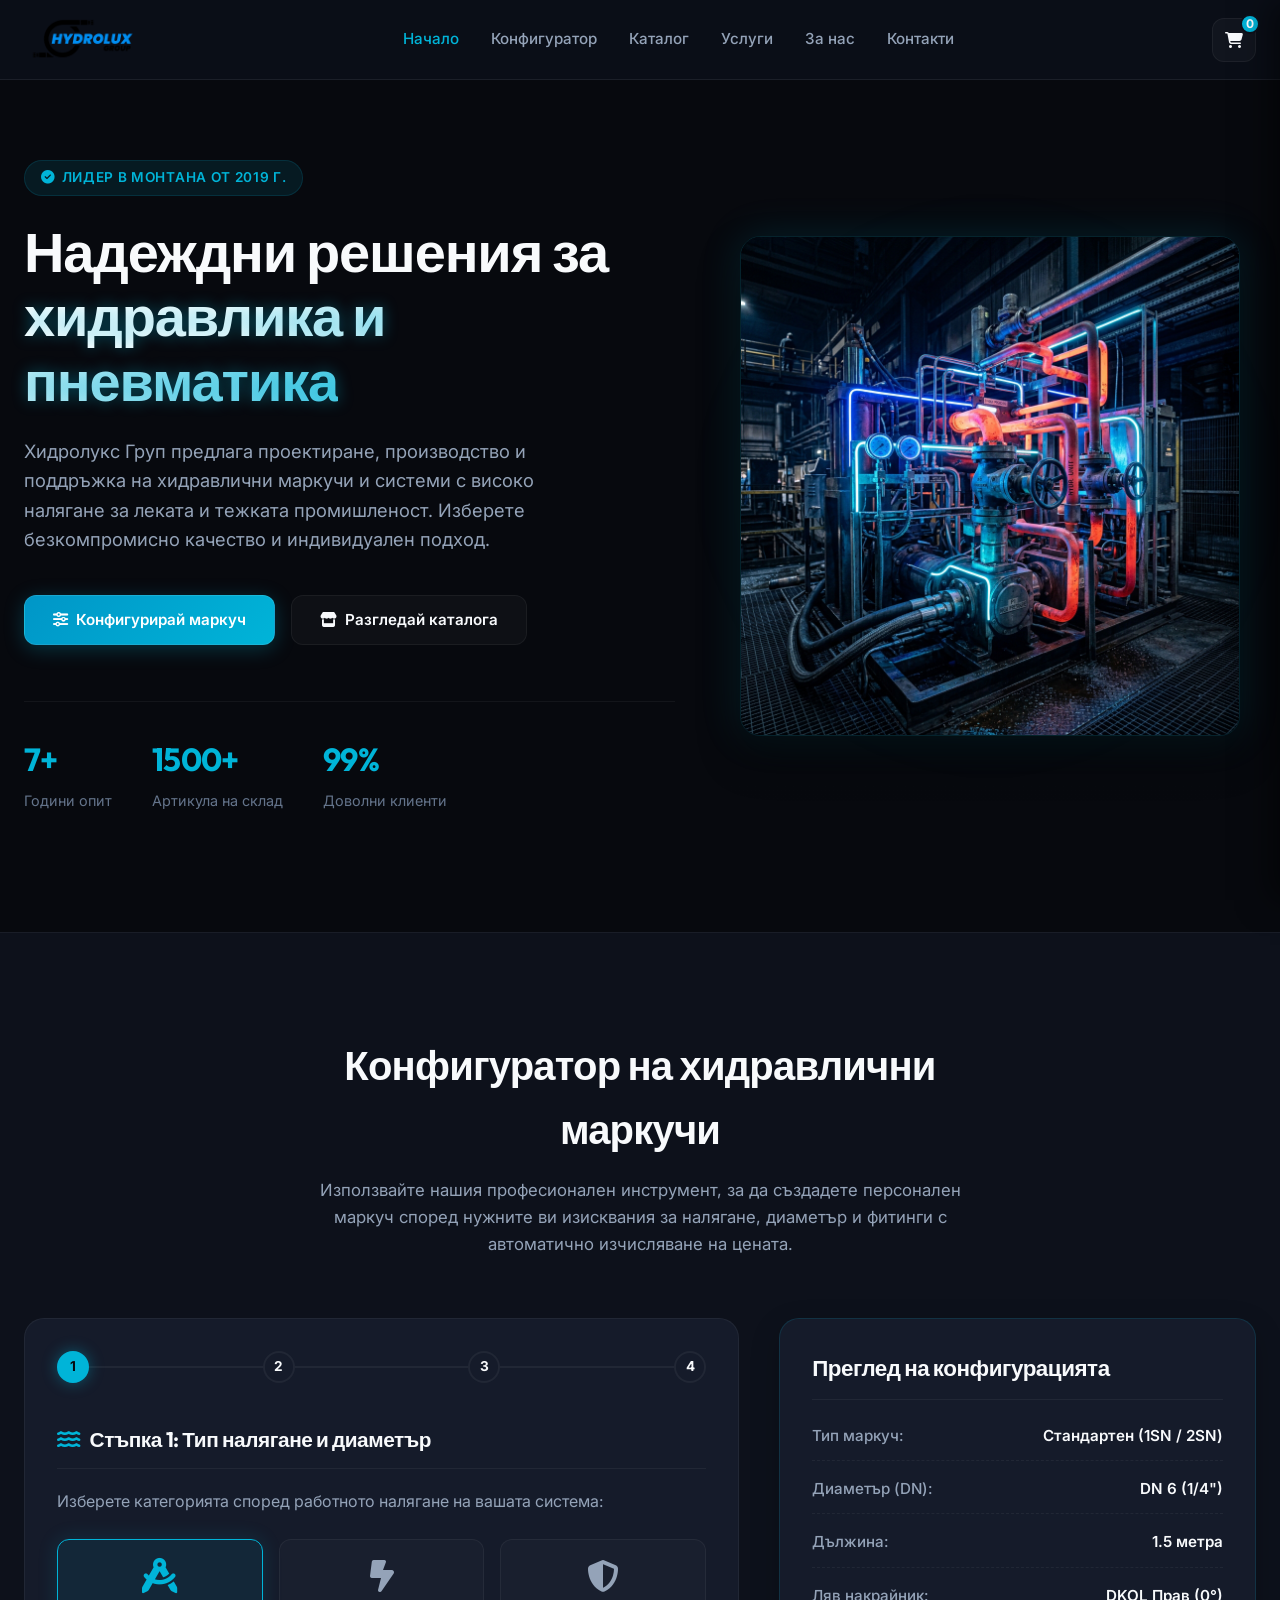
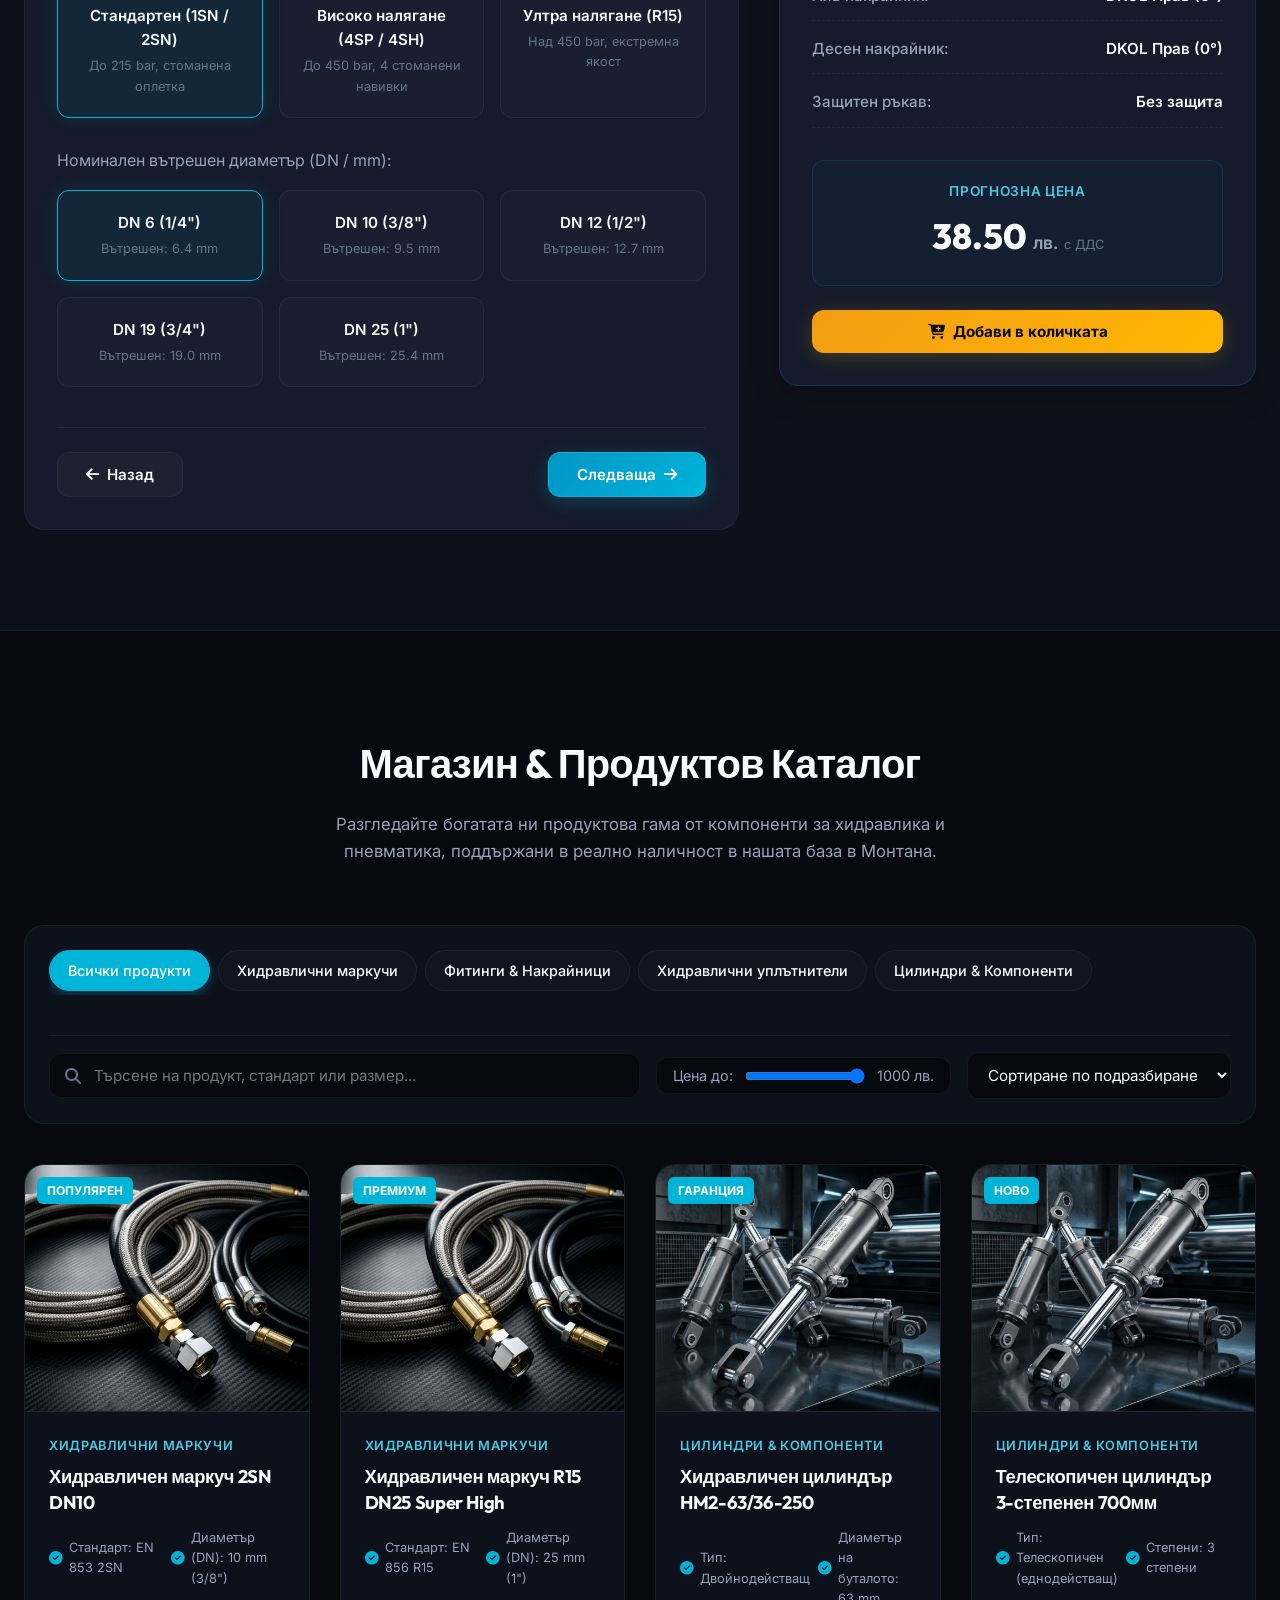
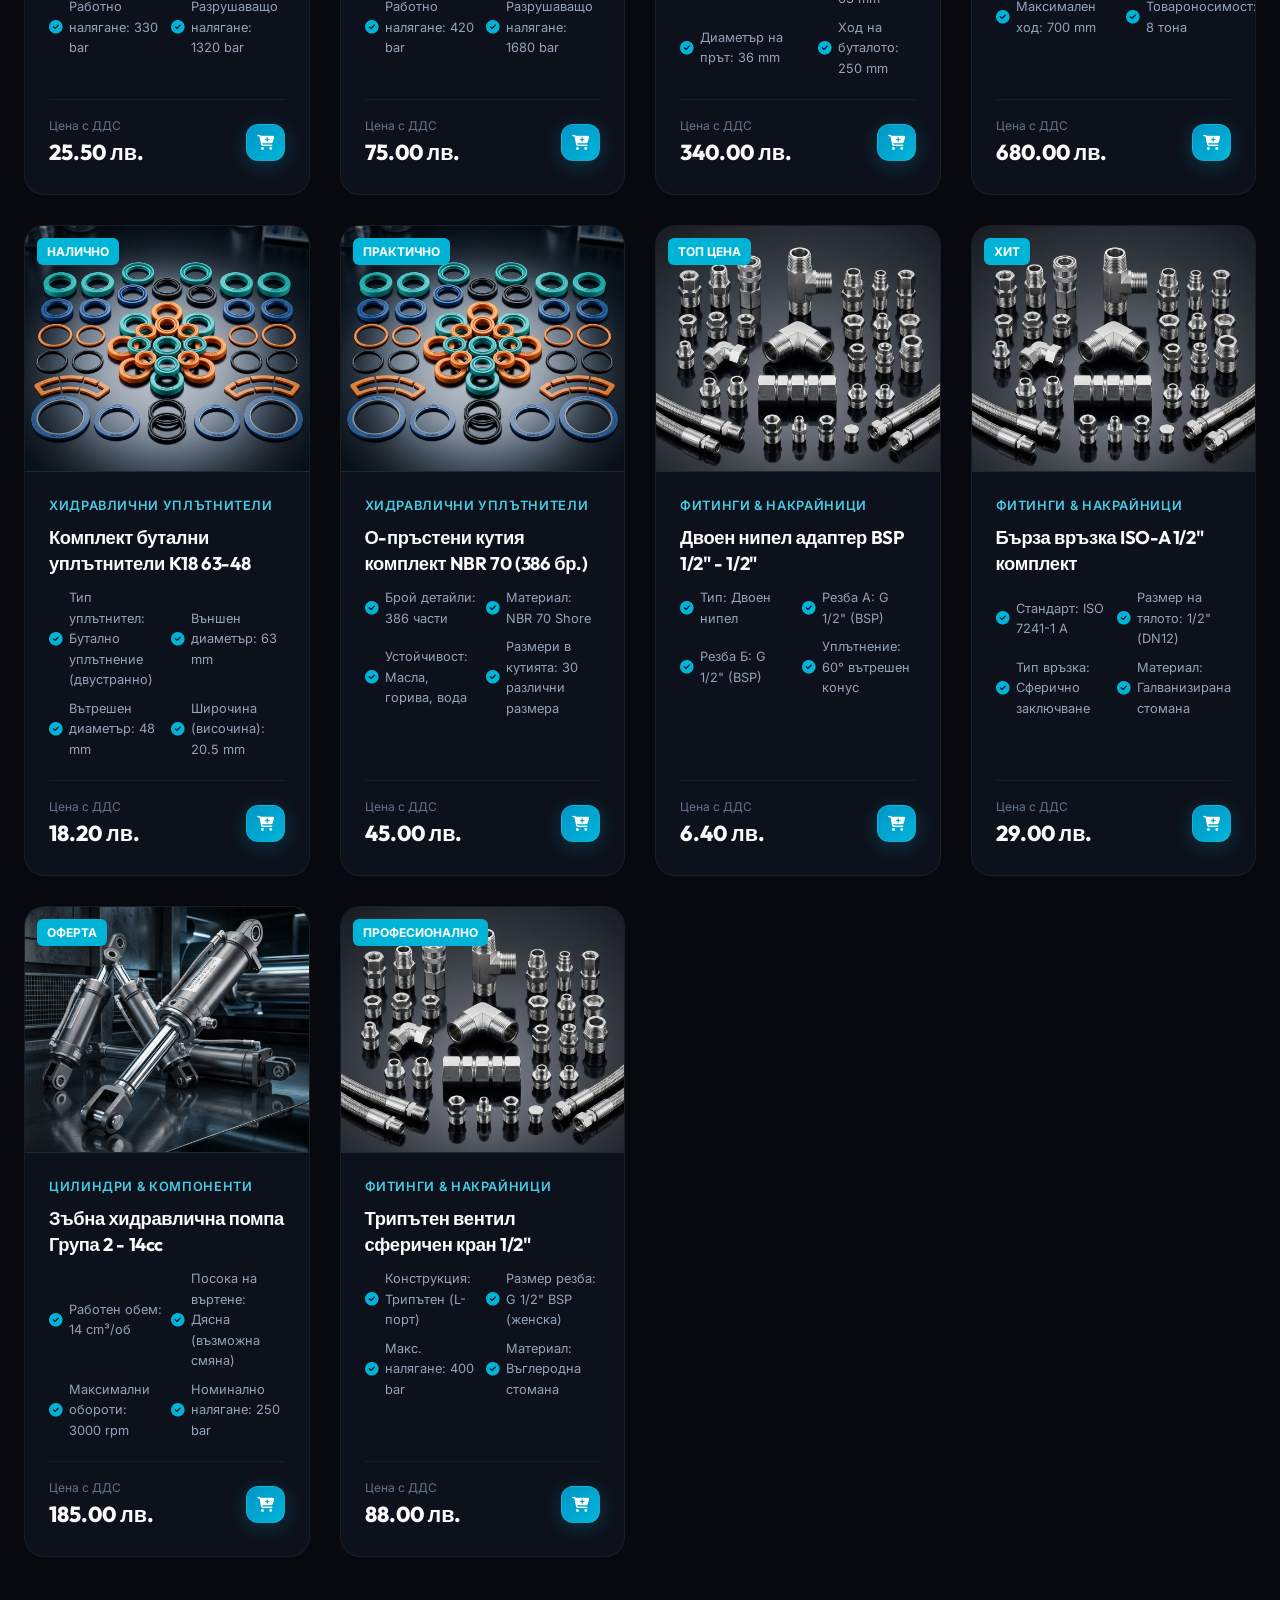
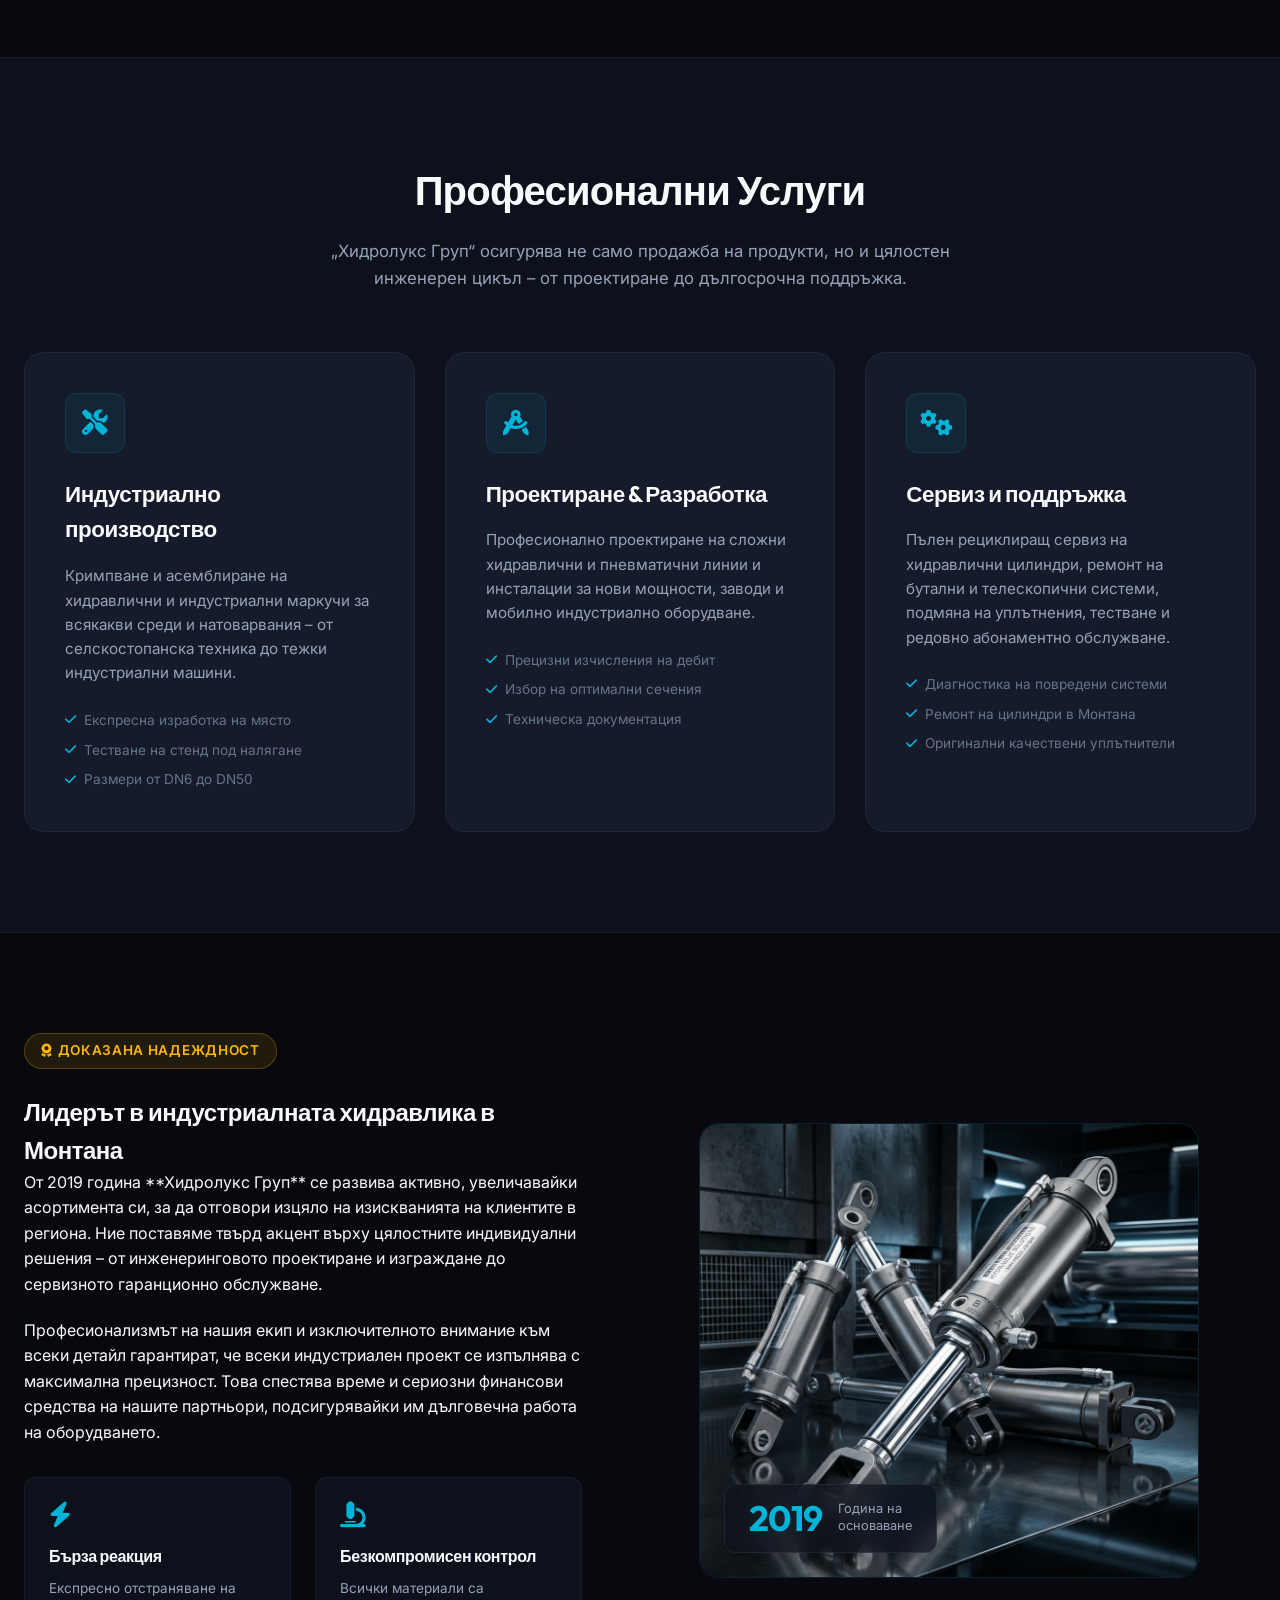
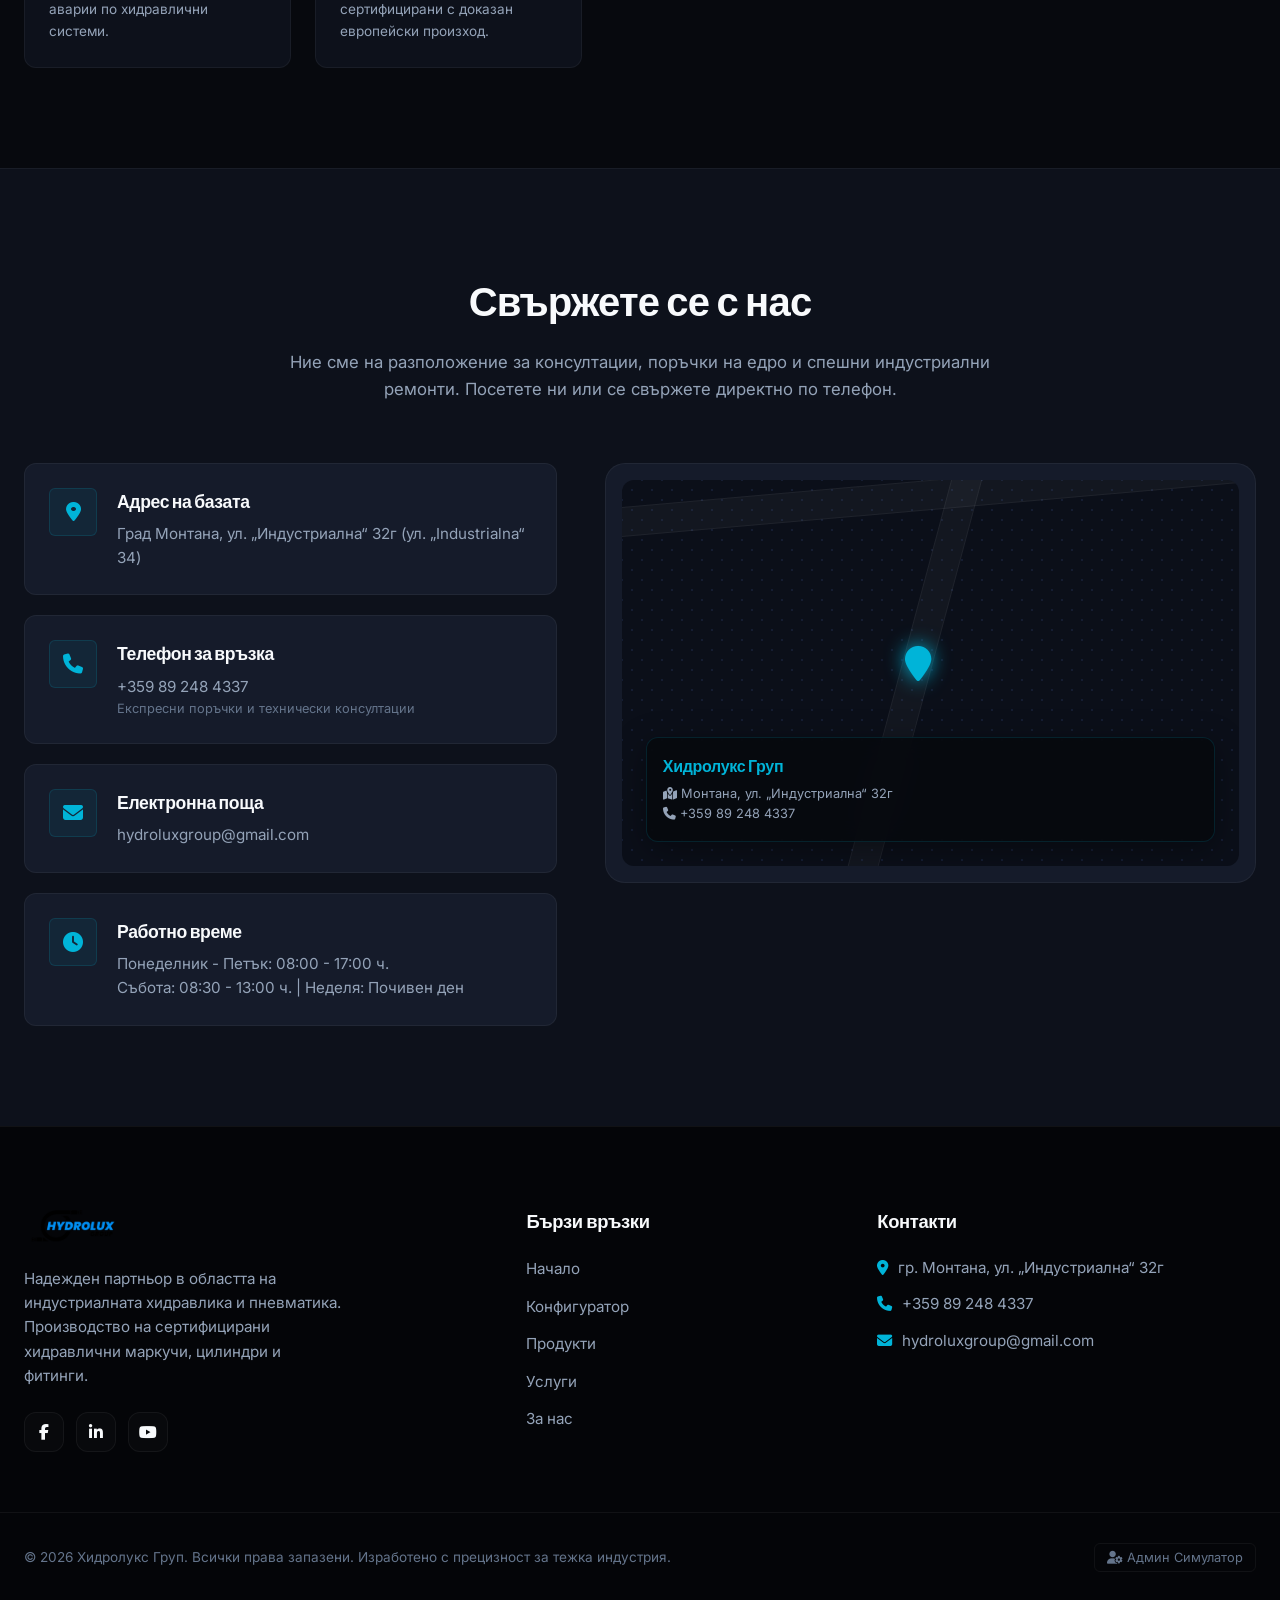
<file: index.html>
<!DOCTYPE html>
<html lang="bg">
<head>
    <meta charset="UTF-8">
    <meta name="viewport" content="width=device-width, initial-scale=1.0">
    <title>Хидролукс Груп | Хидравлични маркучи и компоненти Монтана</title>
    <meta name="description" content="Хидролукс Груп Монтана предлага висококачествени хидравлични маркучи, фитинги, цилиндри и уплътнители. Индивидуални решения, проектиране и поддръжка от 2019 г.">
    <!-- FontAwesome Icons -->
    <link rel="stylesheet" href="https://cdnjs.cloudflare.com/ajax/libs/font-awesome/6.4.0/css/all.min.css">
    <!-- Custom CSS -->
    <link rel="stylesheet" href="style.css">
</head>
<body>

    <!-- Header & Navigation -->
    <header id="main-header">
        <div class="container nav-container">
            <a href="index.html" class="logo"><img src="assets/logo.png" alt="Хидролукс Груп" class="logo-img"></a>
            
            <nav id="nav-links">
                <a href="#home" class="active">Начало</a>
                <a href="#configurator">Конфигуратор</a>
                <a href="#catalog">Каталог</a>
                <a href="#services">Услуги</a>
                <a href="#about">За нас</a>
                <a href="#contact">Контакти</a>
            </nav>

            <div class="nav-right">
                <div class="cart-trigger" id="cart-btn" aria-label="Виж количката">
                    <i class="fa-solid fa-cart-shopping"></i>
                    <span class="cart-count" id="cart-count">0</span>
                </div>
                <div class="menu-toggle" id="menu-toggle">
                    <i class="fa-solid fa-bars"></i>
                </div>
            </div>
        </div>
    </header>

    <!-- Hero Section -->
    <section id="home" class="hero">
        <div class="container hero-grid">
            <div class="hero-content">
                <div class="badge-new">
                    <i class="fa-solid fa-circle-check"></i> Лидер в Монтана от 2019 г.
                </div>
                <h1>Надеждни решения за <span class="gradient-text cyan-glow-text">хидравлика и пневматика</span></h1>
                <p>Хидролукс Груп предлага проектиране, производство и поддръжка на хидравлични маркучи и системи с високо налягане за леката и тежката промишленост. Изберете безкомпромисно качество и индивидуален подход.</p>
                <div class="hero-actions">
                    <a href="#configurator" class="btn btn-primary">
                        <i class="fa-solid fa-sliders"></i> Конфигурирай маркуч
                    </a>
                    <a href="#catalog" class="btn btn-secondary">
                        <i class="fa-solid fa-store"></i> Разгледай каталога
                    </a>
                </div>
                <div class="hero-stats">
                    <div class="stat-item">
                        <h3 id="stat-years">7+</h3>
                        <p>Години опит</p>
                    </div>
                    <div class="stat-item">
                        <h3 id="stat-products">1500+</h3>
                        <p>Артикула на склад</p>
                    </div>
                    <div class="stat-item">
                        <h3 id="stat-clients">99%</h3>
                        <p>Доволни клиенти</p>
                    </div>
                </div>
            </div>
            <div class="hero-visual">
                <div class="hero-image-wrapper">
                    <img src="assets/hero.png" alt="Висококачествени хидравлични маркучи и разпределители" id="hero-img">
                </div>
                <div class="hero-bg-glow"></div>
            </div>
        </div>
    </section>

    <!-- Configurator Section -->
    <section id="configurator" class="configurator section-padding">
        <div class="container">
            <div class="section-header">
                <h2>Конфигуратор на хидравлични маркучи</h2>
                <p>Използвайте нашия професионален инструмент, за да създадете персонален маркуч според нужните ви изисквания за налягане, диаметър и фитинги с автоматично изчисляване на цената.</p>
            </div>

            <div class="config-container">
                <!-- Left: Builder Steps -->
                <div class="config-builder">
                    <div class="config-steps-progress">
                        <div class="progress-line" id="progress-line"></div>
                        <div class="step-indicator active" data-step="1">1</div>
                        <div class="step-indicator" data-step="2">2</div>
                        <div class="step-indicator" data-step="3">3</div>
                        <div class="step-indicator" data-step="4">4</div>
                    </div>

                    <!-- Step 1: Type and Diameter -->
                    <div class="config-step-panel active" data-step="1">
                        <h3><i class="fa-solid fa-water"></i> Стъпка 1: Тип налягане и диаметър</h3>
                        <p style="color: var(--text-secondary); margin-bottom: 24px;">Изберете категорията според работното налягане на вашата система:</p>
                        
                        <div class="grid-select" style="margin-bottom: 30px;">
                            <div class="grid-card-option selected" data-type="standard" data-price-factor="15">
                                <i class="fa-solid fa-compass-drafting"></i>
                                <div class="option-title">Стандартен (1SN / 2SN)</div>
                                <div class="option-subtitle">До 215 bar, стоманена оплетка</div>
                            </div>
                            <div class="grid-card-option" data-type="high" data-price-factor="28">
                                <i class="fa-solid fa-bolt-lightning"></i>
                                <div class="option-title">Високо налягане (4SP / 4SH)</div>
                                <div class="option-subtitle">До 450 bar, 4 стоманени навивки</div>
                            </div>
                            <div class="grid-card-option" data-type="ultra" data-price-factor="42">
                                <i class="fa-solid fa-shield-halved"></i>
                                <div class="option-title">Ултра налягане (R15)</div>
                                <div class="option-subtitle">Над 450 bar, екстремна якост</div>
                            </div>
                        </div>

                        <p style="color: var(--text-secondary); margin-bottom: 16px;">Номинален вътрешен диаметър (DN / mm):</p>
                        <div class="grid-select" id="dn-selection">
                            <div class="grid-card-option selected" data-dn="6" data-dn-inch="1/4" data-price-add="0">
                                <div class="option-title">DN 6 (1/4")</div>
                                <div class="option-subtitle">Вътрешен: 6.4 mm</div>
                            </div>
                            <div class="grid-card-option" data-dn="10" data-dn-inch="3/8" data-price-add="4">
                                <div class="option-title">DN 10 (3/8")</div>
                                <div class="option-subtitle">Вътрешен: 9.5 mm</div>
                            </div>
                            <div class="grid-card-option" data-dn="12" data-dn-inch="1/2" data-price-add="8">
                                <div class="option-title">DN 12 (1/2")</div>
                                <div class="option-subtitle">Вътрешен: 12.7 mm</div>
                            </div>
                            <div class="grid-card-option" data-dn="19" data-dn-inch="3/4" data-price-add="15">
                                <div class="option-title">DN 19 (3/4")</div>
                                <div class="option-subtitle">Вътрешен: 19.0 mm</div>
                            </div>
                            <div class="grid-card-option" data-dn="25" data-dn-inch="1" data-price-add="22">
                                <div class="option-title">DN 25 (1")</div>
                                <div class="option-subtitle">Вътрешен: 25.4 mm</div>
                            </div>
                        </div>
                    </div>

                    <!-- Step 2: Length -->
                    <div class="config-step-panel" data-step="2">
                        <h3><i class="fa-solid fa-ruler-horizontal"></i> Стъпка 2: Дължина на маркуча</h3>
                        <p style="color: var(--text-secondary); margin-bottom: 30px;">Въведете или регулирайте дължината на маркуча в метри (с точност до 0.1 м):</p>
                        
                        <div class="input-slider-wrapper">
                            <div class="slider-labels">
                                <span>0.1 м</span>
                                <span id="current-length-label" class="gradient-text" style="font-size: 1.5rem; font-weight: 800;">1.5 м</span>
                                <span>50.0 м</span>
                            </div>
                            <input type="range" class="slider-control" id="hose-length-slider" min="0.1" max="50" step="0.1" value="1.5">
                            
                            <div class="length-input-container">
                                <label for="hose-length-num">Въведете дължина ръчно:</label>
                                <input type="number" class="length-number-input" id="hose-length-num" min="0.1" max="50" step="0.1" value="1.5">
                                <span class="length-unit">метра</span>
                            </div>
                        </div>
                    </div>

                    <!-- Step 3: Fittings Left & Right -->
                    <div class="config-step-panel" data-step="3">
                        <h3><i class="fa-solid fa-screwdriver-wrench"></i> Стъпка 3: Избор на фитинги / накрайници</h3>
                        
                        <div style="margin-bottom: 32px;">
                            <h4 style="margin-bottom: 12px; color: var(--accent-primary);"><i class="fa-solid fa-left-right"></i> Накрайник отляво (Страна А)</h4>
                            <div class="grid-select" id="fitting-left-select">
                                <div class="grid-card-option selected" data-fitting="straight" data-price-add="8" data-fitting-name="DKOL Прав (0°)">
                                    <div class="option-title">DKOL Прав (0°)</div>
                                    <div class="option-subtitle">Женска резба с конус</div>
                                </div>
                                <div class="grid-card-option" data-fitting="elbow45" data-price-add="14" data-fitting-name="DKOL 45° Коляно">
                                    <div class="option-title">DKOL 45°</div>
                                    <div class="option-subtitle">Завит на 45 градуса</div>
                                </div>
                                <div class="grid-card-option" data-fitting="elbow90" data-price-add="14" data-fitting-name="DKOL 90° Коляно">
                                    <div class="option-title">DKOL 90°</div>
                                    <div class="option-subtitle">Завит на 90 градуса</div>
                                </div>
                                <div class="grid-card-option" data-fitting="flange" data-price-add="25" data-fitting-name="Фланец (Прав)">
                                    <div class="option-title">Фланечен накрайник</div>
                                    <div class="option-subtitle">За високо налягане SAE</div>
                                </div>
                            </div>
                        </div>

                        <div>
                            <h4 style="margin-bottom: 12px; color: var(--accent-primary);"><i class="fa-solid fa-left-right"></i> Накрайник отдясно (Страна Б)</h4>
                            <div class="grid-select" id="fitting-right-select">
                                <div class="grid-card-option selected" data-fitting="straight" data-price-add="8" data-fitting-name="DKOL Прав (0°)">
                                    <div class="option-title">DKOL Прав (0°)</div>
                                    <div class="option-subtitle">Женска резба с конус</div>
                                </div>
                                <div class="grid-card-option" data-fitting="elbow45" data-price-add="14" data-fitting-name="DKOL 45° Коляно">
                                    <div class="option-title">DKOL 45°</div>
                                    <div class="option-subtitle">Завит на 45 градуса</div>
                                </div>
                                <div class="grid-card-option" data-fitting="elbow90" data-price-add="14" data-fitting-name="DKOL 90° Коляно">
                                    <div class="option-title">DKOL 90°</div>
                                    <div class="option-subtitle">Завит на 90 градуса</div>
                                </div>
                                <div class="grid-card-option" data-fitting="flange" data-price-add="25" data-fitting-name="Фланец (Прав)">
                                    <div class="option-title">Фланечен накрайник</div>
                                    <div class="option-subtitle">За високо налягане SAE</div>
                                </div>
                            </div>
                        </div>
                    </div>

                    <!-- Step 4: Protections -->
                    <div class="config-step-panel" data-step="4">
                        <h3><i class="fa-solid fa-shield"></i> Стъпка 4: Външна защита на маркуча</h3>
                        <p style="color: var(--text-secondary); margin-bottom: 24px;">Изберете допълнителен предпазен ръкав за защита от абразия, искри или удари:</p>
                        
                        <div class="grid-select">
                            <div class="grid-card-option selected" data-protection="none" data-price-meter="0" data-protection-name="Без допълнителна защита">
                                <i class="fa-solid fa-ban"></i>
                                <div class="option-title">Без защита</div>
                                <div class="option-subtitle">Стандартно покритие</div>
                            </div>
                            <div class="grid-card-option" data-protection="plastic" data-price-meter="3" data-protection-name="Пластмасова спирала">
                                <i class="fa-solid fa-dharmachakra"></i>
                                <div class="option-title">Пластмасова спирала</div>
                                <div class="option-subtitle">Висока устойчивост на триене</div>
                            </div>
                            <div class="grid-card-option" data-protection="metal" data-price-meter="7" data-protection-name="Метална пружина">
                                <i class="fa-solid fa-ring"></i>
                                <div class="option-title">Метална пружина</div>
                                <div class="option-subtitle">Защита от механични срязвания</div>
                            </div>
                            <div class="grid-card-option" data-protection="textile" data-price-meter="4" data-protection-name="Текстилен ръкав">
                                <i class="fa-solid fa-shirt"></i>
                                <div class="option-title">Текстилен ръкав</div>
                                <div class="option-subtitle">Термо и взривозащитен</div>
                            </div>
                        </div>
                    </div>

                    <!-- Step Nav Controls -->
                    <div class="config-nav">
                        <button class="btn btn-secondary" id="config-btn-prev" disabled>
                            <i class="fa-solid fa-arrow-left"></i> Назад
                        </button>
                        <button class="btn btn-primary" id="config-btn-next">
                            Следваща <i class="fa-solid fa-arrow-right"></i>
                        </button>
                    </div>
                </div>

                <!-- Right: live summary & add to cart -->
                <div class="config-preview-panel">
                    <h3>Преглед на конфигурацията</h3>
                    
                    <div class="config-summary-items">
                        <div class="summary-row">
                            <span class="summary-label">Тип маркуч:</span>
                            <span class="summary-value" id="summary-type">Стандартен (1SN / 2SN)</span>
                        </div>
                        <div class="summary-row">
                            <span class="summary-label">Диаметър (DN):</span>
                            <span class="summary-value" id="summary-dn">DN 6 (1/4")</span>
                        </div>
                        <div class="summary-row">
                            <span class="summary-label">Дължина:</span>
                            <span class="summary-value" id="summary-length">1.5 метра</span>
                        </div>
                        <div class="summary-row">
                            <span class="summary-label">Ляв накрайник:</span>
                            <span class="summary-value" id="summary-left">DKOL Прав (0°)</span>
                        </div>
                        <div class="summary-row">
                            <span class="summary-label">Десен накрайник:</span>
                            <span class="summary-value" id="summary-right">DKOL Прав (0°)</span>
                        </div>
                        <div class="summary-row">
                            <span class="summary-label">Защитен ръкав:</span>
                            <span class="summary-value" id="summary-protection">Без защита</span>
                        </div>
                    </div>

                    <div class="config-live-price">
                        <div class="price-label">Прогнозна цена</div>
                        <div class="price-value-container">
                            <span class="price-amount" id="config-live-price-amount">38.50</span>
                            <span class="length-unit">лв.</span>
                            <span class="price-vat-tag">с ДДС</span>
                        </div>
                    </div>

                    <button class="btn btn-accent glowing-element" style="width: 100%;" id="config-add-to-cart-btn">
                        <i class="fa-solid fa-cart-plus"></i> Добави в количката
                    </button>
                </div>
            </div>
        </div>
    </section>

    <!-- Catalog / Store Section -->
    <section id="catalog" class="store section-padding">
        <div class="container">
            <div class="section-header">
                <h2>Магазин & Продуктов Каталог</h2>
                <p>Разгледайте богатата ни продуктова гама от компоненти за хидравлика и пневматика, поддържани в реално наличност в нашата база в Монтана.</p>
            </div>

            <!-- Filter and search bar -->
            <div class="filter-bar">
                <div class="category-nav" id="catalog-category-tabs">
                    <span class="category-pill active" data-category="all">Всички продукти</span>
                    <span class="category-pill" data-category="hoses">Хидравлични маркучи</span>
                    <span class="category-pill" data-category="fittings">Фитинги & Накрайници</span>
                    <span class="category-pill" data-category="seals">Хидравлични уплътнители</span>
                    <span class="category-pill" data-category="cylinders">Цилиндри & Компоненти</span>
                </div>

                <div class="search-filter-controls">
                    <div class="search-input-wrapper">
                        <i class="fa-solid fa-magnifying-glass"></i>
                        <input type="text" class="search-control" id="catalog-search" placeholder="Търсене на продукт, стандарт или размер...">
                    </div>
                    
                    <div class="price-range-filter">
                        <span>Цена до:</span>
                        <input type="range" id="price-range-slider" min="1" max="1000" value="1000">
                        <span id="price-range-val">1000 лв.</span>
                    </div>

                    <div class="sort-select-wrapper">
                        <select id="catalog-sort" aria-label="Сортиране на продукти">
                            <option value="default">Сортиране по подразбиране</option>
                            <option value="price-asc">Цена: Ниска към Висока</option>
                            <option value="price-desc">Цена: Висока към Ниска</option>
                            <option value="name-asc">Име: А-Я</option>
                        </select>
                    </div>
                </div>
            </div>

            <!-- Products Grid -->
            <div class="products-grid" id="products-container">
                <!-- Generated dynamically via JS -->
            </div>
        </div>
    </section>

    <!-- Services Section -->
    <section id="services" class="services section-padding">
        <div class="container">
            <div class="section-header">
                <h2>Професионални Услуги</h2>
                <p>„Хидролукс Груп“ осигурява не само продажба на продукти, но и цялостен инженерен цикъл – от проектиране до дългосрочна поддръжка.</p>
            </div>

            <div class="services-grid">
                <div class="service-card">
                    <div class="service-icon">
                        <i class="fa-solid fa-screwdriver-wrench"></i>
                    </div>
                    <h3>Индустриално производство</h3>
                    <p>Кримпване и асемблиране на хидравлични и индустриални маркучи за всякакви среди и натоварвания – от селскостопанска техника до тежки индустриални машини.</p>
                    <ul class="service-features-list">
                        <li><i class="fa-solid fa-check"></i> Експресна изработка на място</li>
                        <li><i class="fa-solid fa-check"></i> Тестване на стенд под налягане</li>
                        <li><i class="fa-solid fa-check"></i> Размери от DN6 до DN50</li>
                    </ul>
                </div>

                <div class="service-card">
                    <div class="service-icon">
                        <i class="fa-solid fa-compass-drafting"></i>
                    </div>
                    <h3>Проектиране & Разработка</h3>
                    <p>Професионално проектиране на сложни хидравлични и пневматични линии и инсталации за нови мощности, заводи и мобилно индустриално оборудване.</p>
                    <ul class="service-features-list">
                        <li><i class="fa-solid fa-check"></i> Прецизни изчисления на дебит</li>
                        <li><i class="fa-solid fa-check"></i> Избор на оптимални сечения</li>
                        <li><i class="fa-solid fa-check"></i> Техническа документация</li>
                    </ul>
                </div>

                <div class="service-card">
                    <div class="service-icon">
                        <i class="fa-solid fa-gears"></i>
                    </div>
                    <h3>Сервиз и поддръжка</h3>
                    <p>Пълен рециклиращ сервиз на хидравлични цилиндри, ремонт на бутални и телескопични системи, подмяна на уплътнения, тестване и редовно абонаментно обслужване.</p>
                    <ul class="service-features-list">
                        <li><i class="fa-solid fa-check"></i> Диагностика на повредени системи</li>
                        <li><i class="fa-solid fa-check"></i> Ремонт на цилиндри в Монтана</li>
                        <li><i class="fa-solid fa-check"></i> Оригинални качествени уплътнители</li>
                    </ul>
                </div>
            </div>
        </div>
    </section>

    <!-- About Us Section -->
    <section id="about" class="about section-padding">
        <div class="container about-grid">
            <div class="about-content">
                <div class="badge-new" style="background: rgba(255, 183, 3, 0.1); color: var(--accent-amber); border-color: var(--border-amber-highlight)">
                    <i class="fa-solid fa-award"></i> Доказана надеждност
                </div>
                <h2>Лидерът в индустриалната хидравлика в Монтана</h2>
                <p style="margin-bottom: 20px;">От 2019 година **Хидролукс Груп** се развива активно, увеличавайки асортимента си, за да отговори изцяло на изискванията на клиентите в региона. Ние поставяме твърд акцент върху цялостните индивидуални решения – от инженеринговото проектиране и изграждане до сервизното гаранционно обслужване.</p>
                <p style="margin-bottom: 30px;">Професионализмът на нашия екип и изключителното внимание към всеки детайл гарантират, че всеки индустриален проект се изпълнява с максимална прецизност. Това спестява време и сериозни финансови средства на нашите партньори, подсигурявайки им дълговечна работа на оборудването.</p>
                
                <div class="about-features">
                    <div class="about-feat-item">
                        <i class="fa-solid fa-bolt"></i>
                        <h4>Бърза реакция</h4>
                        <p>Експресно отстраняване на аварии по хидравлични системи.</p>
                    </div>
                    <div class="about-feat-item">
                        <i class="fa-solid fa-microscope"></i>
                        <h4>Безкомпромисен контрол</h4>
                        <p>Всички материали са сертифицирани с доказан европейски произход.</p>
                    </div>
                </div>
            </div>
            <div class="about-visual">
                <div class="about-img-box">
                    <img src="assets/cylinders.png" alt="Екип и високотехнологично оборудване на Хидролукс Груп">
                    <div class="about-img-badge">
                        <h3>2019</h3>
                        <p>Година на<br>основаване</p>
                    </div>
                </div>
            </div>
        </div>
    </section>

    <!-- Contact & Map Section -->
    <section id="contact" class="contact section-padding">
        <div class="container">
            <div class="section-header">
                <h2>Свържете се с нас</h2>
                <p>Ние сме на разположение за консултации, поръчки на едро и спешни индустриални ремонти. Посетете ни или се свържете директно по телефон.</p>
            </div>

            <div class="contact-grid">
                <!-- Contact info cards -->
                <div class="contact-info-cards">
                    <div class="contact-card">
                        <div class="contact-icon">
                            <i class="fa-solid fa-location-dot"></i>
                        </div>
                        <div>
                            <h4>Адрес на базата</h4>
                            <p>Град Монтана, ул. „Индустриална“ 32г (ул. „Industrialna“ 34)</p>
                        </div>
                    </div>

                    <div class="contact-card">
                        <div class="contact-icon">
                            <i class="fa-solid fa-phone"></i>
                        </div>
                        <div>
                            <h4>Телефон за връзка</h4>
                            <p><a href="tel:+359892484337">+359 89 248 4337</a></p>
                            <p style="font-size: 0.8rem; color: var(--text-muted);">Експресни поръчки и технически консултации</p>
                        </div>
                    </div>

                    <div class="contact-card">
                        <div class="contact-icon">
                            <i class="fa-solid fa-envelope"></i>
                        </div>
                        <div>
                            <h4>Електронна поща</h4>
                            <p><a href="mailto:hydroluxgroup@gmail.com">hydroluxgroup@gmail.com</a></p>
                        </div>
                    </div>

                    <div class="contact-card">
                        <div class="contact-icon">
                            <i class="fa-solid fa-clock"></i>
                        </div>
                        <div>
                            <h4>Работно време</h4>
                            <p>Понеделник - Петък: 08:00 - 17:00 ч.</p>
                            <p>Събота: 08:30 - 13:00 ч. | Неделя: Почивен ден</p>
                        </div>
                    </div>
                </div>

                <!-- Custom Map Mockup -->
                <div class="map-container">
                    <div class="interactive-map-mock" id="interactive-map">
                        <div class="map-street street-h"></div>
                        <div class="map-street street-v"></div>
                        
                        <!-- Map Marker -->
                        <div class="map-marker" id="map-marker-trigger">
                            <i class="fa-solid fa-location-pin map-pin"></i>
                            <div class="map-pulse"></div>
                        </div>

                        <!-- Tooltip Info -->
                        <div class="map-tooltip">
                            <h5>Хидролукс Груп</h5>
                            <p><i class="fa-solid fa-map-location-dot"></i> Монтана, ул. „Индустриална“ 32г</p>
                            <p><i class="fa-solid fa-phone"></i> +359 89 248 4337</p>
                        </div>
                    </div>
                </div>
            </div>
        </div>
    </section>

    <!-- Footer -->
    <footer>
        <div class="container footer-grid">
            <div class="footer-brand">
                <img src="assets/logo.png" alt="Хидролукс Груп" class="logo-img" style="margin-bottom: 20px; max-height: 40px;">
                <p>Надежден партньор в областта на индустриалната хидравлика и пневматика. Производство на сертифицирани хидравлични маркучи, цилиндри и фитинги.</p>
                <div class="social-links">
                    <a href="#" class="social-btn" aria-label="Facebook"><i class="fa-brands fa-facebook-f"></i></a>
                    <a href="#" class="social-btn" aria-label="LinkedIn"><i class="fa-brands fa-linkedin-in"></i></a>
                    <a href="#" class="social-btn" aria-label="YouTube"><i class="fa-brands fa-youtube"></i></a>
                </div>
            </div>

            <div class="footer-links">
                <h4>Бързи връзки</h4>
                <ul>
                    <li><a href="#home">Начало</a></li>
                    <li><a href="#configurator">Конфигуратор</a></li>
                    <li><a href="#catalog">Продукти</a></li>
                    <li><a href="#services">Услуги</a></li>
                    <li><a href="#about">За нас</a></li>
                </ul>
            </div>

            <div class="footer-contact">
                <h4>Контакти</h4>
                <ul>
                    <li><i class="fa-solid fa-location-dot"></i> гр. Монтана, ул. „Индустриална“ 32г</li>
                    <li><i class="fa-solid fa-phone"></i> +359 89 248 4337</li>
                    <li><i class="fa-solid fa-envelope"></i> hydroluxgroup@gmail.com</li>
                </ul>
            </div>
        </div>

        <div class="container footer-bottom">
            <p>&copy; 2026 Хидролукс Груп. Всички права запазени. Изработено с прецизност за тежка индустрия.</p>
            <button class="admin-trigger-btn" id="admin-panel-btn">
                <i class="fa-solid fa-user-gear"></i> Админ Симулатор
            </button>
        </div>
    </footer>

    <!-- Sidebar Shopping Cart Panel -->
    <div class="sidebar-panel-overlay" id="cart-overlay"></div>
    <div class="sidebar-panel" id="cart-sidebar">
        <div class="panel-header">
            <div class="panel-title">
                <i class="fa-solid fa-cart-flatbed-suitcases"></i>
                <span>Вашата количка</span>
            </div>
            <div class="panel-close" id="cart-close-btn">
                <i class="fa-solid fa-xmark"></i>
            </div>
        </div>

        <div class="cart-items-container" id="cart-items-list">
            <!-- Dynamic Cart Items populated by JS -->
        </div>

        <div class="panel-footer" id="cart-footer">
            <div class="cart-summary">
                <div class="cart-summary-row">
                    <span>Междинна сума:</span>
                    <span id="cart-subtotal">0.00 лв.</span>
                </div>
                <div class="cart-summary-row">
                    <span>ДДС (20%):</span>
                    <span id="cart-vat">0.00 лв.</span>
                </div>
                <div class="cart-summary-row total">
                    <span>Общо за плащане:</span>
                    <span id="cart-total">0.00 лв.</span>
                </div>
            </div>

            <button class="btn btn-primary" style="width: 100%;" id="checkout-trigger-btn" disabled>
                <i class="fa-solid fa-circle-check"></i> Към завършване
            </button>
        </div>
    </div>

    <!-- Product Detail Modal -->
    <div class="modal-overlay" id="product-detail-modal">
        <div class="modal-box">
            <div class="modal-header">
                <h3 id="modal-product-title">Хидравличен цилиндър</h3>
                <div class="panel-close" id="product-modal-close-btn">
                    <i class="fa-solid fa-xmark"></i>
                </div>
            </div>
            <div class="modal-body" id="product-modal-body">
                <!-- Populated dynamically by JS -->
            </div>
        </div>
    </div>

    <!-- Checkout Modal -->
    <div class="modal-overlay" id="checkout-modal">
        <div class="modal-box checkout-modal">
            <div class="modal-header">
                <h3><i class="fa-solid fa-file-invoice-dollar"></i> Завършване на поръчката</h3>
                <div class="panel-close" id="checkout-modal-close-btn">
                    <i class="fa-solid fa-xmark"></i>
                </div>
            </div>
            <div class="modal-body">
                <div class="checkout-grid">
                    <!-- Form Details -->
                    <form class="checkout-form" id="checkout-form" onsubmit="return false;">
                        <h4 style="border-bottom: 1px solid var(--border-color); padding-bottom: 8px;">Данни за доставка</h4>
                        
                        <div class="form-row-2">
                            <div class="form-group">
                                <label for="checkout-name">Име и Фамилия *</label>
                                <input type="text" class="form-control" id="checkout-name" required placeholder="Иван Иванов">
                            </div>
                            <div class="form-group">
                                <label for="checkout-phone">Телефон за връзка *</label>
                                <input type="tel" class="form-control" id="checkout-phone" required placeholder="089XXXXXXX">
                            </div>
                        </div>

                        <div class="form-group">
                            <label for="checkout-email">Е-поща *</label>
                            <input type="email" class="form-control" id="checkout-email" required placeholder="client@domain.bg">
                        </div>

                        <div class="form-group">
                            <label>Метод на получаване *</label>
                            <div class="radio-group">
                                <div class="radio-option selected" data-shipping="office">
                                    <input type="radio" name="shipping-method" id="ship-office" checked value="office">
                                    <div class="radio-option-text">
                                        <span class="radio-title">До офис на куриер (Еконт / Спиди)</span>
                                        <span class="radio-desc">Доставка до избран от вас офис (около 6-8 лв)</span>
                                    </div>
                                </div>
                                <div class="radio-option" data-shipping="address">
                                    <input type="radio" name="shipping-method" id="ship-address" value="address">
                                    <div class="radio-option-text">
                                        <span class="radio-title">До личен/служебен адрес</span>
                                        <span class="radio-desc">Доставка директно до вашата врата</span>
                                    </div>
                                </div>
                                <div class="radio-option" data-shipping="pickup">
                                    <input type="radio" name="shipping-method" id="ship-pickup" value="pickup">
                                    <div class="radio-option-text">
                                        <span class="radio-title">Вземане от базата ни в Монтана</span>
                                        <span class="radio-desc">ул. „Индустриална“ 32г - Безплатна консултация</span>
                                    </div>
                                </div>
                            </div>
                        </div>

                        <div class="form-group" id="delivery-address-group">
                            <label for="checkout-address">Адрес за доставка / Офис на куриер *</label>
                            <textarea class="form-control" id="checkout-address" rows="2" placeholder="Въведете град, офис на Еконт/Спиди или точен адрес..."></textarea>
                        </div>

                        <div class="form-group">
                            <label class="checkbox-option">
                                <input type="checkbox" id="checkout-invoice-check">
                                <span>Желая фактура за фирма (с ДДС)</span>
                            </label>
                        </div>

                        <div id="invoice-details-group" style="display: none; flex-direction: column; gap: 16px;">
                            <div class="form-row-2">
                                <div class="form-group">
                                    <label for="company-name">Име на фирмата</label>
                                    <input type="text" class="form-control" id="company-name" placeholder="Фирма ООД">
                                </div>
                                <div class="form-group">
                                    <label for="company-eik">ЕИК / БУЛСТАТ</label>
                                    <input type="text" class="form-control" id="company-eik" placeholder="BG123456789">
                                </div>
                            </div>
                            <div class="form-row-2">
                                <div class="form-group">
                                    <label for="company-address">Адрес по регистрация</label>
                                    <input type="text" class="form-control" id="company-address" placeholder="гр. София, ул. ...">
                                </div>
                                <div class="form-group">
                                    <label for="company-mol">МОЛ</label>
                                    <input type="text" class="form-control" id="company-mol" placeholder="Иван Петров">
                                </div>
                            </div>
                        </div>

                        <button type="submit" class="btn btn-accent" style="width: 100%; font-size: 1.1rem; padding: 14px 28px;" id="place-order-submit">
                            <i class="fa-solid fa-truck-ramp-box"></i> Изпрати Поръчката
                        </button>
                    </form>

                    <!-- Right Summary -->
                    <div class="checkout-summary-box">
                        <h4>Поръчани продукти</h4>
                        <div class="checkout-products-list" id="checkout-summary-items-list">
                            <!-- Populated via JS -->
                        </div>
                        
                        <div style="display: flex; flex-direction: column; gap: 10px; font-size: 0.9rem;">
                            <div class="checkout-summary-item">
                                <span>Междинно:</span>
                                <span id="checkout-subtotal">0.00 лв.</span>
                            </div>
                            <div class="checkout-summary-item">
                                <span>Транспорт:</span>
                                <span id="checkout-shipping">Изчислява се</span>
                            </div>
                            <div class="checkout-summary-item" style="border-top: 1px dashed var(--border-color); padding-top: 10px; font-size: 1.1rem; font-weight: 700; color: var(--text-primary);">
                                <span>Общо:</span>
                                <span id="checkout-total">0.00 лв.</span>
                            </div>
                        </div>
                    </div>
                </div>
            </div>
        </div>
    </div>

    <!-- Success Modal Overlay -->
    <div class="modal-overlay" id="success-modal">
        <div class="modal-box" style="max-width: 550px;">
            <div class="modal-body success-screen">
                <div class="success-icon">
                    <i class="fa-solid fa-circle-check"></i>
                </div>
                <h3>Благодарим за поръчката!</h3>
                <p>Вашата заявка №<span id="success-order-num" style="color: var(--accent-primary); font-weight: 700;">10001</span> е приета успешно. Наш консултант от Хидролукс Груп Монтана ще се свърже с вас до броени часове за потвърждение.</p>
                
                <div class="invoice-preview-card">
                    <div class="invoice-header">
                        <span>ХИДРОЛУКС ГРУП ООД</span>
                        <span id="invoice-date">28.05.2026 г.</span>
                    </div>
                    <div style="font-weight: 700; margin-bottom: 12px; font-size: 0.9rem;">ПРОФОРМА ФАКТУРА №<span id="invoice-num">20261001</span></div>
                    
                    <div id="invoice-items">
                        <!-- Populated by JS -->
                    </div>
                    
                    <div class="invoice-total-row">
                        <span>ОБЩО С ДДС:</span>
                        <span id="invoice-total-amount">0.00 лв.</span>
                    </div>
                </div>

                <button class="btn btn-primary" id="success-close-btn">
                    Обратно в магазина
                </button>
            </div>
        </div>
    </div>

    <!-- Admin Panel Modal -->
    <div class="modal-overlay" id="admin-modal">
        <div class="modal-box admin-modal">
            <div class="modal-header">
                <h3><i class="fa-solid fa-user-shield"></i> Хидролукс Груп | Панел за управление</h3>
                <div class="panel-close" id="admin-modal-close-btn">
                    <i class="fa-solid fa-xmark"></i>
                </div>
            </div>
            <div class="modal-body">
                <div class="admin-grid">
                    <!-- Dashboard cards -->
                    <div class="admin-stats-cards">
                        <div class="admin-stat-card">
                            <div class="label">Общо поръчки</div>
                            <div class="val" id="admin-total-orders">0</div>
                        </div>
                        <div class="admin-stat-card">
                            <div class="label">Общ оборот (симулиран)</div>
                            <div class="val" id="admin-total-revenue">0.00 лв</div>
                        </div>
                        <div class="admin-stat-card">
                            <div class="label">Чакащи потвърждение</div>
                            <div class="val" id="admin-pending-orders" style="color: var(--accent-amber);">0</div>
                        </div>
                    </div>

                    <!-- Orders table -->
                    <h4 style="border-bottom: 1px solid var(--border-color); padding-bottom: 8px; margin-top: 10px;">Дневник на постъпилите поръчки</h4>
                    <div class="admin-table-wrapper">
                        <table class="admin-table">
                            <thead>
                                <tr>
                                    <th>№</th>
                                    <th>Клиент</th>
                                    <th>Поръчани продукти</th>
                                    <th>Стойност</th>
                                    <th>Доставка</th>
                                    <th>Статус</th>
                                    <th>Действие</th>
                                </tr>
                            </thead>
                            <tbody id="admin-orders-tbody">
                                <!-- Populated dynamically by JS -->
                            </tbody>
                        </table>
                    </div>
                </div>
            </div>
        </div>
    </div>

    <!-- Core App JS -->
    <script src="app.js"></script>
</body>
</html>
</file>
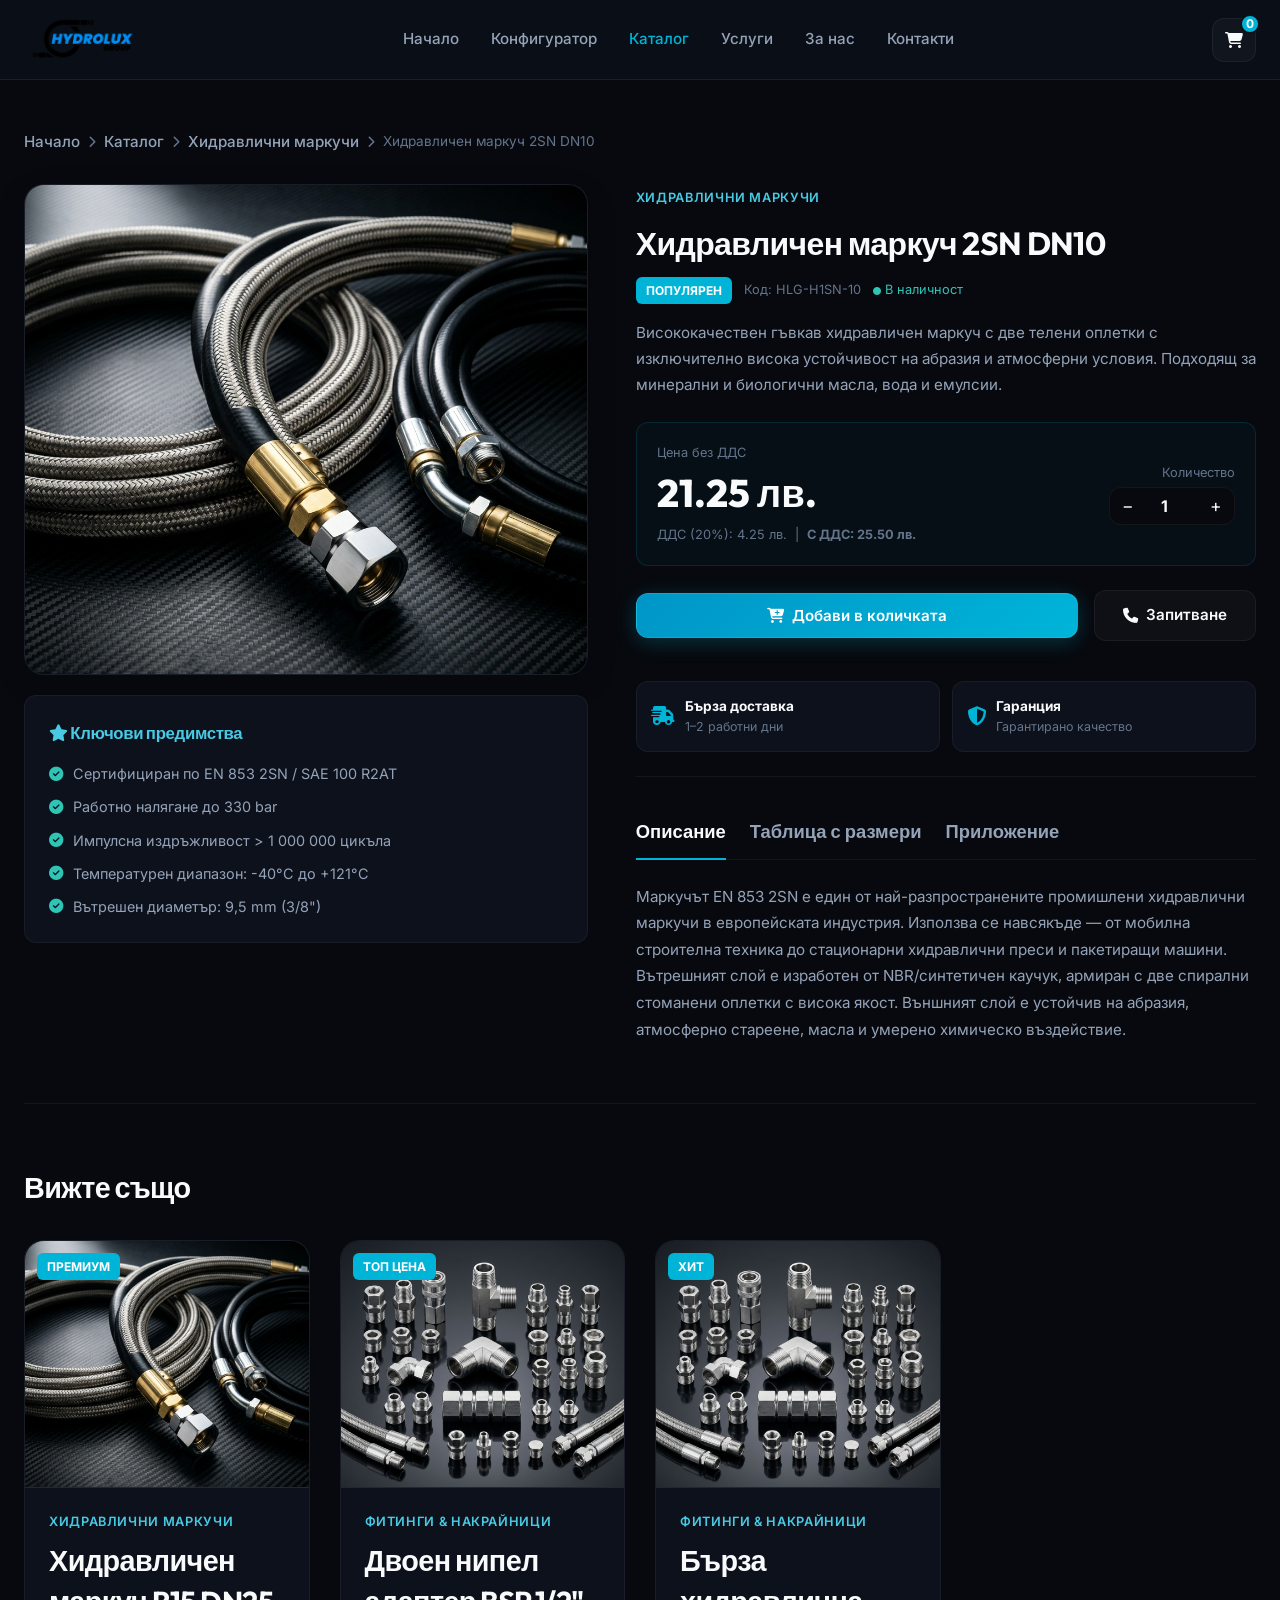
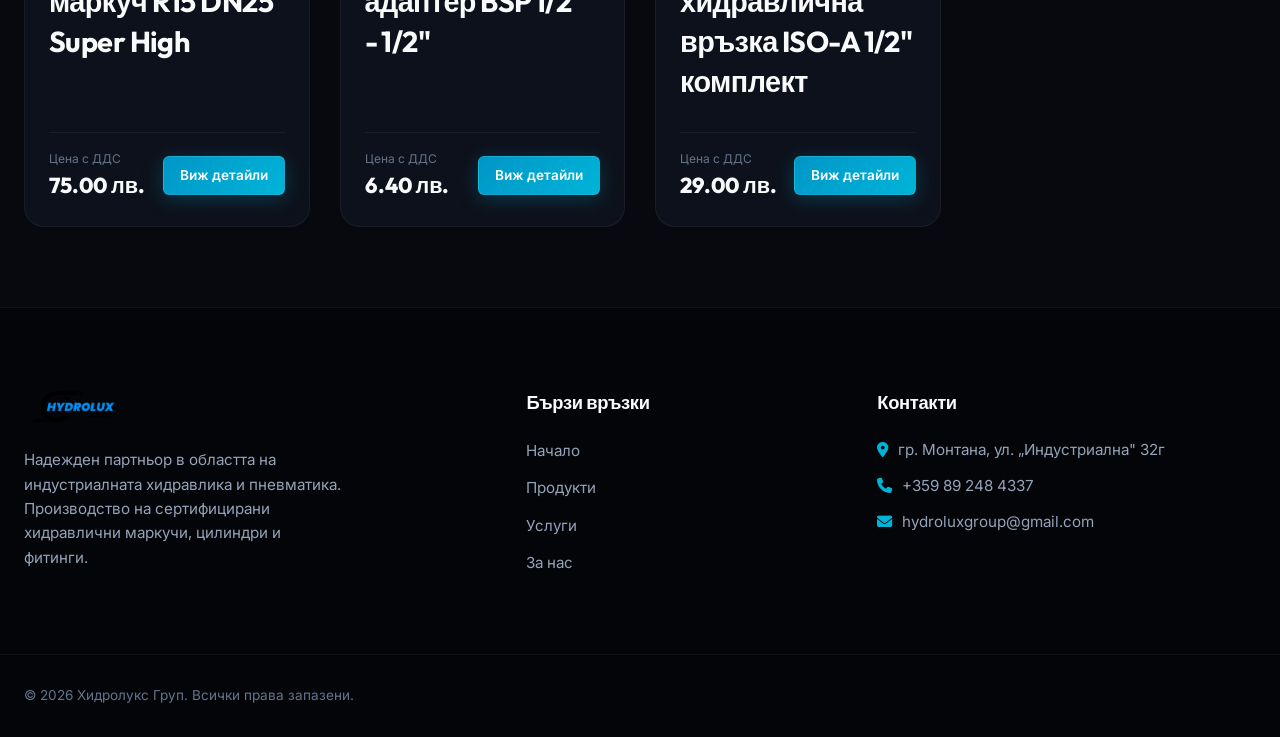
<file: product-1.html>
<!DOCTYPE html>
<html lang="bg">
<head>
  <meta charset="UTF-8">
  <meta name="viewport" content="width=device-width, initial-scale=1.0">
  <title>Хидравличен маркуч 2SN DN10 | Хидролукс Груп Монтана</title>
  <meta name="description" content="Висококачествен гъвкав хидравличен маркуч с две телени оплетки с изключително висока устойчивост на абразия и атмосферни условия. Подходящ за минерални и б">
  <link rel="stylesheet" href="https://cdnjs.cloudflare.com/ajax/libs/font-awesome/6.4.0/css/all.min.css">
  <link rel="stylesheet" href="style.css">
</head>
<body>

<!-- Header -->
<header id="main-header">
  <div class="container nav-container">
    <a href="index.html" class="logo"><img src="assets/logo.png" alt="Хидролукс Груп" class="logo-img"></a>
    <nav id="nav-links">
      
<a href="index.html">Начало</a>
<a href="index.html#configurator">Конфигуратор</a>
<a href="index.html#catalog" class="active">Каталог</a>
<a href="index.html#services">Услуги</a>
<a href="index.html#about">За нас</a>
<a href="index.html#contact">Контакти</a>

    </nav>
    <div class="nav-right">
      <a href="index.html#cart" class="cart-trigger" id="cart-btn" aria-label="Количка">
        <i class="fa-solid fa-cart-shopping"></i>
        <span class="cart-count" id="cart-count">0</span>
      </a>
      <div class="menu-toggle" id="menu-toggle"><i class="fa-solid fa-bars"></i></div>
    </div>
  </div>
</header>

<!-- Product Page -->
<main class="product-page-container">
  <div class="container">

    <!-- Breadcrumb -->
    <nav class="breadcrumb" aria-label="breadcrumb">
      <a href="index.html">Начало</a>
      <i class="fa-solid fa-chevron-right"></i>
      <a href="index.html#catalog">Каталог</a>
      <i class="fa-solid fa-chevron-right"></i>
      <a href="index.html#catalog">Хидравлични маркучи</a>
      <i class="fa-solid fa-chevron-right"></i>
      <span>Хидравличен маркуч 2SN DN10</span>
    </nav>

    <!-- Main product grid -->
    <div class="product-page-grid">

      <!-- LEFT: Gallery & Benefits -->
      <div class="product-gallery">
        <div class="product-gallery-main">
          <img src="assets/hoses.png" alt="Хидравличен маркуч 2SN DN10">
        </div>
        <div class="product-benefits">
          <h5><i class="fa-solid fa-star"></i> Ключови предимства</h5>
          <ul class="benefits-list">
            <li><i class="fa-solid fa-circle-check"></i> Сертифициран по EN 853 2SN / SAE 100 R2AT</li><li><i class="fa-solid fa-circle-check"></i> Работно налягане до 330 bar</li><li><i class="fa-solid fa-circle-check"></i> Импулсна издръжливост > 1 000 000 цикъла</li><li><i class="fa-solid fa-circle-check"></i> Температурен диапазон: -40°C до +121°C</li><li><i class="fa-solid fa-circle-check"></i> Вътрешен диаметър: 9,5 mm (3/8")</li>
          </ul>
        </div>
      </div>

      <!-- RIGHT: Info & Buy -->
      <div class="product-info-panel">
        <span class="product-category">Хидравлични маркучи</span>
        <h1 style="font-size:2rem; margin-top:8px; margin-bottom:8px;">Хидравличен маркуч 2SN DN10</h1>
        <div style="display:flex; align-items:center; gap:12px; margin-bottom:16px; flex-wrap:wrap;">
          <span class="product-tag" style="position:static;">Популярен</span>
          <span style="font-size:0.8rem; color:var(--text-muted);">Код: HLG-H1SN-10</span>
          <span style="font-size:0.8rem; color:var(--accent-success); display:flex; align-items:center; gap:4px;">
            <i class="fa-solid fa-circle" style="font-size:0.5rem;"></i> В наличност
          </span>
        </div>

        <p style="color:var(--text-secondary); font-size:0.95rem; line-height:1.7; margin-bottom:24px;">Висококачествен гъвкав хидравличен маркуч с две телени оплетки с изключително висока устойчивост на абразия и атмосферни условия. Подходящ за минерални и биологични масла, вода и емулсии.</p>

        <!-- Price block -->
        <div class="price-block">
          <div>
            <div style="font-size:0.8rem; color:var(--text-muted);">Цена без ДДС</div>
            <div style="font-size:2.4rem; font-family:var(--font-heading); font-weight:800;">21.25 лв.</div>
            <div style="font-size:0.8rem; color:var(--text-muted);">ДДС (20%): 4.25 лв. &nbsp;|&nbsp; <strong>С ДДС: 25.50 лв.</strong></div>
          </div>
          <div style="text-align:right;">
            <div style="font-size:0.8rem; color:var(--text-muted); margin-bottom:4px;">Количество</div>
            <div class="qty-control" style="display:flex; border:1px solid var(--border-color); border-radius:var(--radius-md); overflow:hidden; width:fit-content; margin-left:auto;">
              <span class="qty-btn" id="qty-minus" style="width:36px; height:36px; display:flex; align-items:center; justify-content:center; cursor:pointer; font-size:1.1rem;">−</span>
              <input type="number" id="page-qty-input" value="1" min="1" style="width:52px; text-align:center; border:none; outline:none; font-weight:700; font-size:1rem; background:transparent; color:var(--text-primary);">
              <span class="qty-btn" id="qty-plus" style="width:36px; height:36px; display:flex; align-items:center; justify-content:center; cursor:pointer; font-size:1.1rem;">+</span>
            </div>
          </div>
        </div>

        <!-- Buy buttons -->
        <div class="buy-actions">
          <button class="btn btn-primary" style="flex:1;" id="add-to-cart-btn">
            <i class="fa-solid fa-cart-plus"></i> Добави в количката
          </button>
          <a href="index.html#contact" class="btn btn-secondary">
            <i class="fa-solid fa-phone"></i> Запитване
          </a>
        </div>

        <!-- Delivery info -->
        <div style="display:grid; grid-template-columns:1fr 1fr; gap:12px; margin-bottom:24px;">
          <div style="background:var(--bg-secondary); border:1px solid var(--border-color); border-radius:var(--radius-md); padding:14px; display:flex; gap:10px; align-items:center;">
            <i class="fa-solid fa-truck-fast" style="color:var(--accent-primary); font-size:1.2rem;"></i>
            <div>
              <div style="font-weight:700; font-size:0.85rem;">Бърза доставка</div>
              <div style="font-size:0.78rem; color:var(--text-muted);">1–2 работни дни</div>
            </div>
          </div>
          <div style="background:var(--bg-secondary); border:1px solid var(--border-color); border-radius:var(--radius-md); padding:14px; display:flex; gap:10px; align-items:center;">
            <i class="fa-solid fa-shield-halved" style="color:var(--accent-primary); font-size:1.2rem;"></i>
            <div>
              <div style="font-weight:700; font-size:0.85rem;">Гаранция</div>
              <div style="font-size:0.78rem; color:var(--text-muted);">Гарантирано качество</div>
            </div>
          </div>
        </div>

        <!-- Tab section: Description / Dimensions / Compatibility -->
        <div class="product-tab-section">
          <div class="tab-headers">
            <span class="tab-header active" data-tab="desc">Описание</span>
            <span class="tab-header" data-tab="dims">Таблица с размери</span>
            <span class="tab-header" data-tab="compat">Приложение</span>
          </div>

          <div class="tab-panel" id="tab-desc">
            <p style="color:var(--text-secondary); font-size:0.95rem; line-height:1.75;">Маркучът EN 853 2SN е един от най-разпространените промишлени хидравлични маркучи в европейската индустрия. Използва се навсякъде — от мобилна строителна техника до стационарни хидравлични преси и пакетиращи машини. Вътрешният слой е изработен от NBR/синтетичен каучук, армиран с две спирални стоманени оплетки с висока якост. Външният слой е устойчив на абразия, атмосферно стареене, масла и умерено химическо въздействие.</p>
          </div>

          <div class="tab-panel" id="tab-dims" style="display:none;">
            <p style="color:var(--text-muted); font-size:0.85rem; margin-bottom:12px;">
              <i class="fa-solid fa-circle-info" style="color:var(--accent-primary);"></i>
              Кликнете върху ред от таблицата, за да го маркирате. Данните са съгласно стандартите на производителя.
            </p>
            <div class="tech-table-container">
              <table class="tech-table">
                <thead>
                  <tr><th>DN</th><th>Вътр. Ø (mm)</th><th>Външен Ø (mm)</th><th>Раб. налягане (bar)</th><th>Разруш. налягане (bar)</th><th>Ог. радиус (mm)</th><th>Тегло (kg/m)</th></tr>
                </thead>
                <tbody>
                  <tr><td>DN 6</td><td>6,4</td><td>14,2</td><td>275</td><td>1 100</td><td>100</td><td>0,28</td></tr><tr><td>DN 8</td><td>7,9</td><td>15,6</td><td>250</td><td>1 000</td><td>115</td><td>0,32</td></tr><tr><td>DN 10</td><td>9,5</td><td>17,4</td><td>330</td><td>1 320</td><td>130</td><td>0,38</td></tr><tr><td>DN 12</td><td>12,7</td><td>20,5</td><td>275</td><td>1 100</td><td>180</td><td>0,49</td></tr><tr><td>DN 16</td><td>15,9</td><td>24,4</td><td>215</td><td>860</td><td>240</td><td>0,63</td></tr><tr><td>DN 19</td><td>19,0</td><td>27,7</td><td>165</td><td>660</td><td>300</td><td>0,80</td></tr><tr><td>DN 25</td><td>25,4</td><td>34,9</td><td>130</td><td>520</td><td>420</td><td>1,14</td></tr>
                </tbody>
              </table>
            </div>
            <p style="font-size:0.8rem; color:var(--text-muted); margin-top:8px;">
              * Всички размери са номинални. При поръчки над стандартни размери, моля свържете се с нас.
            </p>
          </div>

          <div class="tab-panel" id="tab-compat" style="display:none;">
            <div style="display:grid; grid-template-columns:1fr 1fr; gap:16px;">
              <div style="background:var(--bg-secondary); border:1px solid var(--border-color); border-radius:var(--radius-md); padding:20px;">
                <h5 style="margin-bottom:12px; display:flex; align-items:center; gap:8px; color:var(--accent-secondary);">
                  <i class="fa-solid fa-industry"></i> Индустриално приложение
                </h5>
                <ul style="list-style:none; display:flex; flex-direction:column; gap:8px; font-size:0.85rem; color:var(--text-secondary);">
                  <li><i class="fa-solid fa-check" style="color:var(--accent-success); margin-right:6px;"></i> Хидравлични преси и щанци</li>
                  <li><i class="fa-solid fa-check" style="color:var(--accent-success); margin-right:6px;"></i> Строителна и земеделска техника</li>
                  <li><i class="fa-solid fa-check" style="color:var(--accent-success); margin-right:6px;"></i> Мобилни хидравлични агрегати</li>
                  <li><i class="fa-solid fa-check" style="color:var(--accent-success); margin-right:6px;"></i> Минна и сондажна техника</li>
                </ul>
              </div>
              <div style="background:var(--bg-secondary); border:1px solid var(--border-color); border-radius:var(--radius-md); padding:20px;">
                <h5 style="margin-bottom:12px; display:flex; align-items:center; gap:8px; color:var(--accent-secondary);">
                  <i class="fa-solid fa-flask"></i> Съвместими течности
                </h5>
                <ul style="list-style:none; display:flex; flex-direction:column; gap:8px; font-size:0.85rem; color:var(--text-secondary);">
                  <li><i class="fa-solid fa-check" style="color:var(--accent-success); margin-right:6px;"></i> Минерални масла (HLP, HM)</li>
                  <li><i class="fa-solid fa-check" style="color:var(--accent-success); margin-right:6px;"></i> Биологично разградими масла (HETG)</li>
                  <li><i class="fa-solid fa-check" style="color:var(--accent-success); margin-right:6px;"></i> Воден глицол (HFC)</li>
                  <li><i class="fa-solid fa-check" style="color:var(--accent-success); margin-right:6px;"></i> Водни емулсии (HFA, HFB)</li>
                </ul>
              </div>
            </div>
          </div>
        </div>
      </div>
    </div>

    <!-- Related Products -->
    <div class="related-products-section">
      <h3>Вижте също</h3>
      <div class="products-grid" style="grid-template-columns:repeat(auto-fill,minmax(280px,1fr));">
        
<div class="product-card">
  <div class="product-image-container">
    <img src="assets/hoses.png" alt="Хидравличен маркуч R15 DN25 Super High">
    <span class="product-tag">Премиум</span>
  </div>
  <div class="product-details">
    <span class="product-category">Хидравлични маркучи</span>
    <h3 class="product-title">Хидравличен маркуч R15 DN25 Super High</h3>
    <div class="product-footer">
      <div class="product-price-block">
        <span class="product-price-label">Цена с ДДС</span>
        <span class="product-price">75.00 лв.</span>
      </div>
      <a href="product-2.html" class="btn btn-primary btn-sm">Виж детайли</a>
    </div>
  </div>
</div>
<div class="product-card">
  <div class="product-image-container">
    <img src="assets/fittings.png" alt="Двоен нипел адаптер BSP 1/2" - 1/2"">
    <span class="product-tag">Топ цена</span>
  </div>
  <div class="product-details">
    <span class="product-category">Фитинги & Накрайници</span>
    <h3 class="product-title">Двоен нипел адаптер BSP 1/2" - 1/2"</h3>
    <div class="product-footer">
      <div class="product-price-block">
        <span class="product-price-label">Цена с ДДС</span>
        <span class="product-price">6.40 лв.</span>
      </div>
      <a href="product-7.html" class="btn btn-primary btn-sm">Виж детайли</a>
    </div>
  </div>
</div>
<div class="product-card">
  <div class="product-image-container">
    <img src="assets/fittings.png" alt="Бърза хидравлична връзка ISO-A 1/2" комплект">
    <span class="product-tag">Хит</span>
  </div>
  <div class="product-details">
    <span class="product-category">Фитинги & Накрайници</span>
    <h3 class="product-title">Бърза хидравлична връзка ISO-A 1/2" комплект</h3>
    <div class="product-footer">
      <div class="product-price-block">
        <span class="product-price-label">Цена с ДДС</span>
        <span class="product-price">29.00 лв.</span>
      </div>
      <a href="product-8.html" class="btn btn-primary btn-sm">Виж детайли</a>
    </div>
  </div>
</div>
      </div>
    </div>

  </div><!-- /container -->
</main>

<!-- Footer -->
<footer>
  <div class="container footer-grid">
    <div class="footer-brand">
      <img src="assets/logo.png" alt="Хидролукс Груп" class="logo-img" style="margin-bottom: 20px; max-height: 40px;">
      <p>Надежден партньор в областта на индустриалната хидравлика и пневматика. Производство на сертифицирани хидравлични маркучи, цилиндри и фитинги.</p>
    </div>
    <div class="footer-links">
      <h4>Бързи връзки</h4>
      <ul>
        <li><a href="index.html">Начало</a></li>
        <li><a href="index.html#catalog">Продукти</a></li>
        <li><a href="index.html#services">Услуги</a></li>
        <li><a href="index.html#about">За нас</a></li>
      </ul>
    </div>
    <div class="footer-contact">
      <h4>Контакти</h4>
      <ul>
        <li><i class="fa-solid fa-location-dot"></i> гр. Монтана, ул. „Индустриална" 32г</li>
        <li><i class="fa-solid fa-phone"></i> +359 89 248 4337</li>
        <li><i class="fa-solid fa-envelope"></i> hydroluxgroup@gmail.com</li>
      </ul>
    </div>
  </div>
  <div class="container footer-bottom">
    <p>&copy; 2026 Хидролукс Груп. Всички права запазени.</p>
  </div>
</footer>

<script>
  // Inline product data for this page
  var PAGE_PRODUCT = {"id": 1, "title": "Хидравличен маркуч 2SN DN10", "category": "hoses", "categoryName": "Хидравлични маркучи", "price": 25.5, "image": "assets/hoses.png", "specs": {"DN": "DN 6", "Вътр. Ø (mm)": "6,4", "Външен Ø (mm)": "14,2", "Раб. налягане (bar)": "275", "Разруш. налягане (bar)": "1 100", "Ог. радиус (mm)": "100", "Тегло (kg/m)": "0,28"}, "description": "Висококачествен гъвкав хидравличен маркуч с две телени оплетки с изключително висока устойчивост на абразия и атмосферни условия. Подходящ за минерални и биологични масла, вода и емулсии."};
</script>
<script src="product-page.js"></script>
<script>
  document.getElementById('add-to-cart-btn').addEventListener('click', function() {
    var qty = parseInt(document.getElementById('page-qty-input').value, 10) || 1;
    addPageProductToCart(PAGE_PRODUCT, qty);
  });
</script>
</body>
</html>
</file>
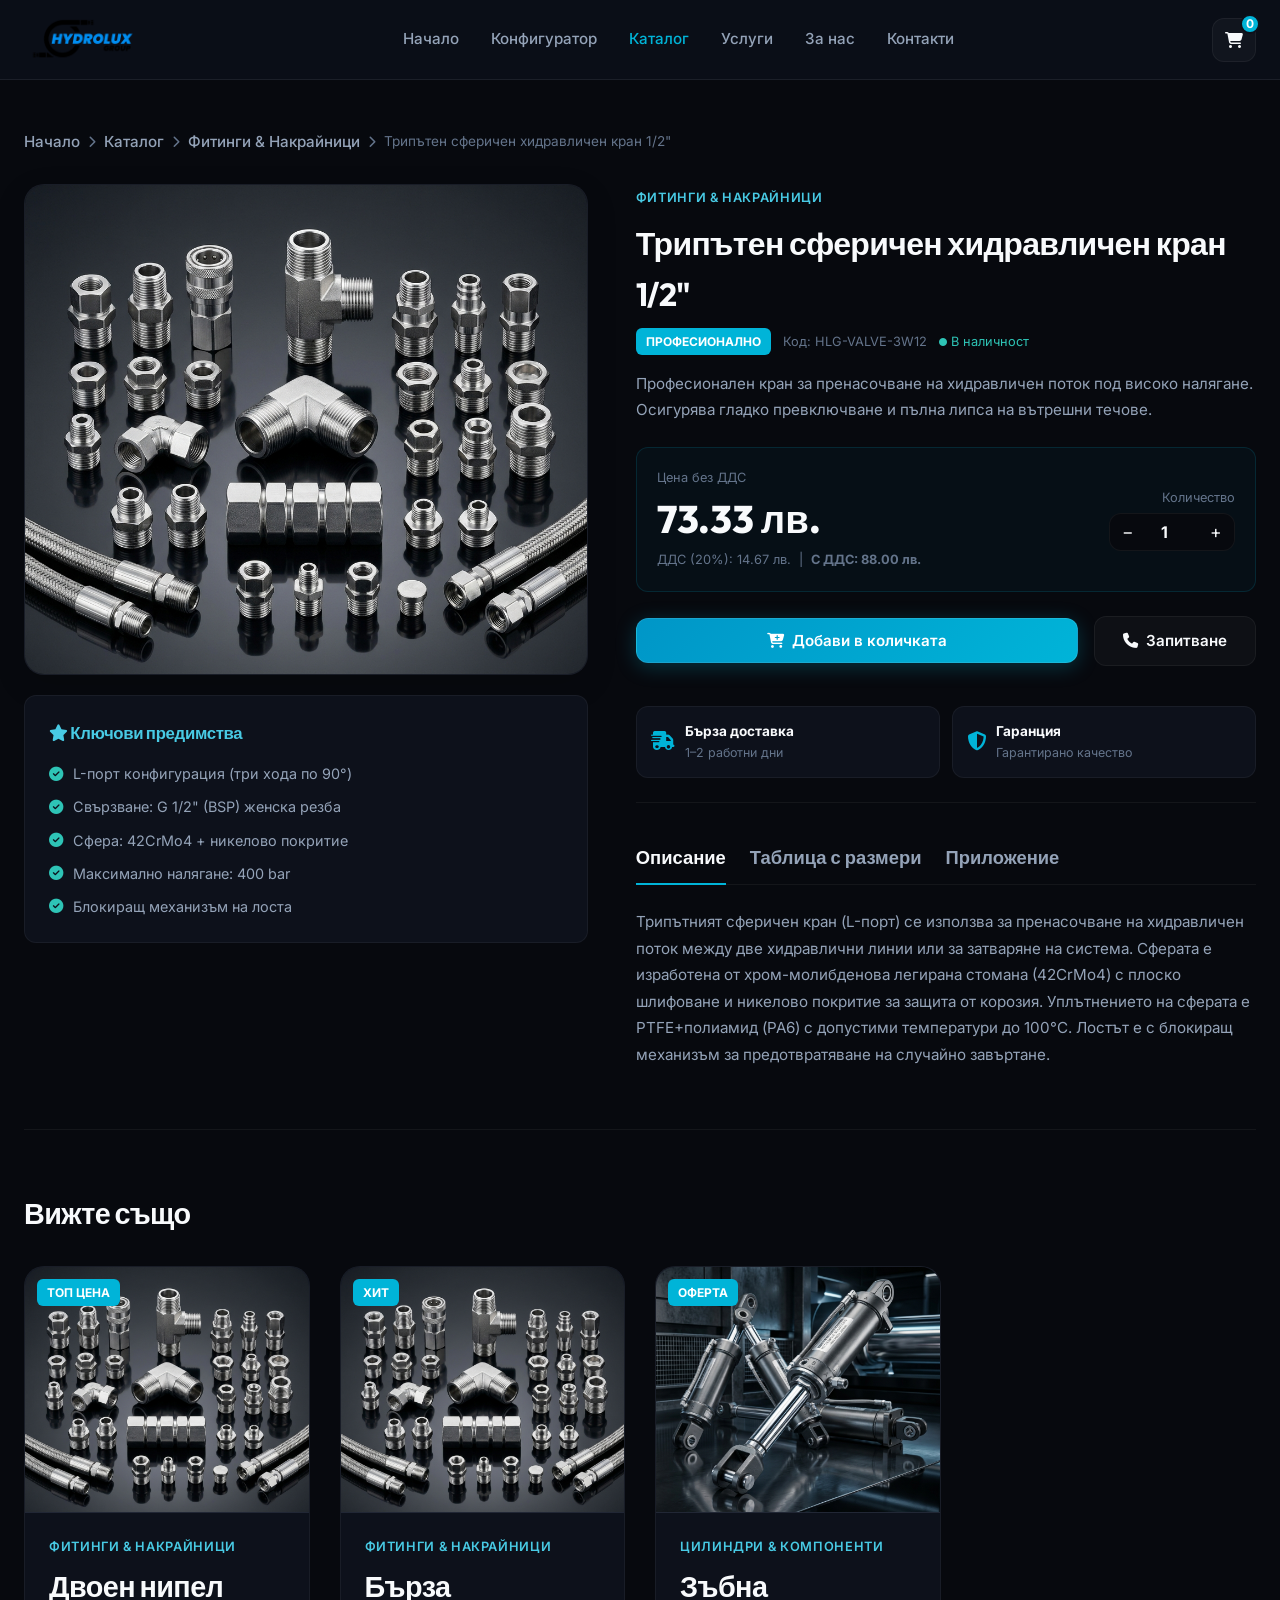
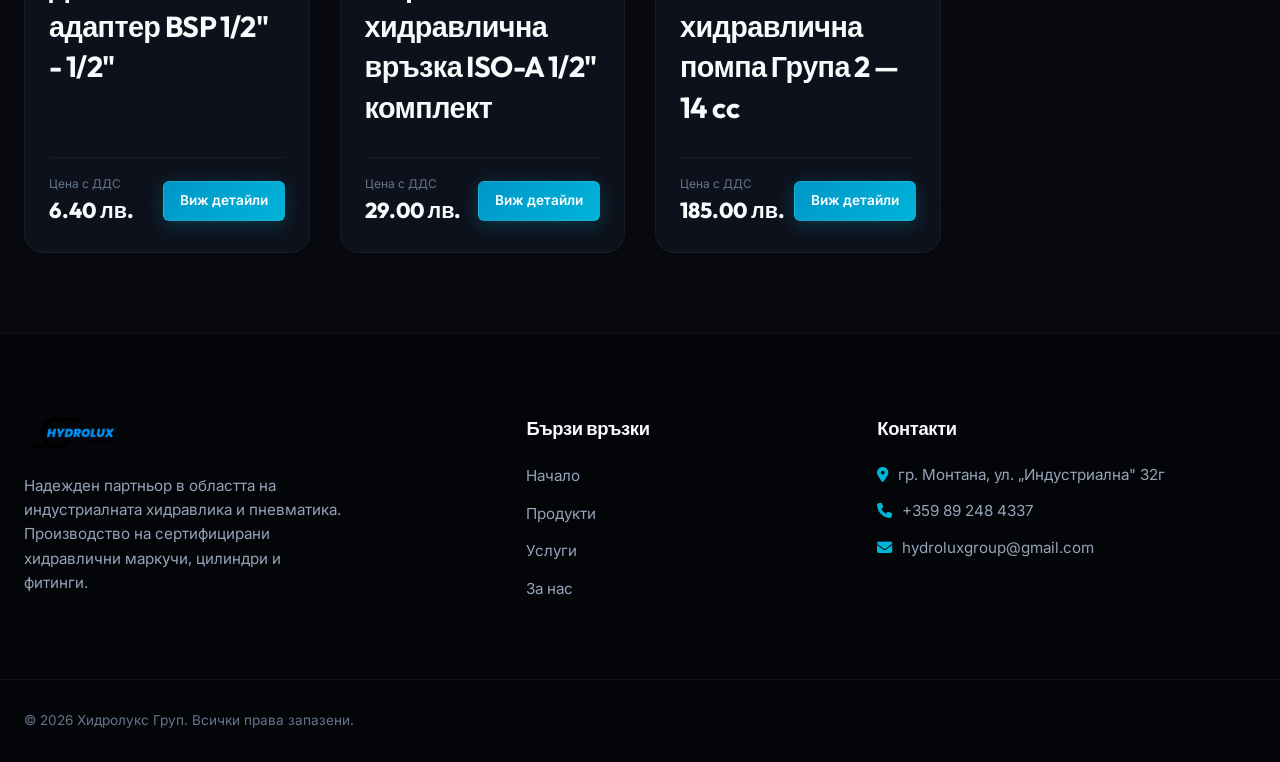
<file: product-10.html>
<!DOCTYPE html>
<html lang="bg">
<head>
  <meta charset="UTF-8">
  <meta name="viewport" content="width=device-width, initial-scale=1.0">
  <title>Трипътен сферичен хидравличен кран 1/2" | Хидролукс Груп Монтана</title>
  <meta name="description" content="Професионален кран за пренасочване на хидравличен поток под високо налягане. Осигурява гладко превключване и пълна липса на вътрешни течове.">
  <link rel="stylesheet" href="https://cdnjs.cloudflare.com/ajax/libs/font-awesome/6.4.0/css/all.min.css">
  <link rel="stylesheet" href="style.css">
</head>
<body>

<!-- Header -->
<header id="main-header">
  <div class="container nav-container">
    <a href="index.html" class="logo"><img src="assets/logo.png" alt="Хидролукс Груп" class="logo-img"></a>
    <nav id="nav-links">
      
<a href="index.html">Начало</a>
<a href="index.html#configurator">Конфигуратор</a>
<a href="index.html#catalog" class="active">Каталог</a>
<a href="index.html#services">Услуги</a>
<a href="index.html#about">За нас</a>
<a href="index.html#contact">Контакти</a>

    </nav>
    <div class="nav-right">
      <a href="index.html#cart" class="cart-trigger" id="cart-btn" aria-label="Количка">
        <i class="fa-solid fa-cart-shopping"></i>
        <span class="cart-count" id="cart-count">0</span>
      </a>
      <div class="menu-toggle" id="menu-toggle"><i class="fa-solid fa-bars"></i></div>
    </div>
  </div>
</header>

<!-- Product Page -->
<main class="product-page-container">
  <div class="container">

    <!-- Breadcrumb -->
    <nav class="breadcrumb" aria-label="breadcrumb">
      <a href="index.html">Начало</a>
      <i class="fa-solid fa-chevron-right"></i>
      <a href="index.html#catalog">Каталог</a>
      <i class="fa-solid fa-chevron-right"></i>
      <a href="index.html#catalog">Фитинги & Накрайници</a>
      <i class="fa-solid fa-chevron-right"></i>
      <span>Трипътен сферичен хидравличен кран 1/2"</span>
    </nav>

    <!-- Main product grid -->
    <div class="product-page-grid">

      <!-- LEFT: Gallery & Benefits -->
      <div class="product-gallery">
        <div class="product-gallery-main">
          <img src="assets/fittings.png" alt="Трипътен сферичен хидравличен кран 1/2"">
        </div>
        <div class="product-benefits">
          <h5><i class="fa-solid fa-star"></i> Ключови предимства</h5>
          <ul class="benefits-list">
            <li><i class="fa-solid fa-circle-check"></i> L-порт конфигурация (три хода по 90°)</li><li><i class="fa-solid fa-circle-check"></i> Свързване: G 1/2" (BSP) женска резба</li><li><i class="fa-solid fa-circle-check"></i> Сфера: 42CrMo4 + никелово покритие</li><li><i class="fa-solid fa-circle-check"></i> Максимално налягане: 400 bar</li><li><i class="fa-solid fa-circle-check"></i> Блокиращ механизъм на лоста</li>
          </ul>
        </div>
      </div>

      <!-- RIGHT: Info & Buy -->
      <div class="product-info-panel">
        <span class="product-category">Фитинги & Накрайници</span>
        <h1 style="font-size:2rem; margin-top:8px; margin-bottom:8px;">Трипътен сферичен хидравличен кран 1/2"</h1>
        <div style="display:flex; align-items:center; gap:12px; margin-bottom:16px; flex-wrap:wrap;">
          <span class="product-tag" style="position:static;">Професионално</span>
          <span style="font-size:0.8rem; color:var(--text-muted);">Код: HLG-VALVE-3W12</span>
          <span style="font-size:0.8rem; color:var(--accent-success); display:flex; align-items:center; gap:4px;">
            <i class="fa-solid fa-circle" style="font-size:0.5rem;"></i> В наличност
          </span>
        </div>

        <p style="color:var(--text-secondary); font-size:0.95rem; line-height:1.7; margin-bottom:24px;">Професионален кран за пренасочване на хидравличен поток под високо налягане. Осигурява гладко превключване и пълна липса на вътрешни течове.</p>

        <!-- Price block -->
        <div class="price-block">
          <div>
            <div style="font-size:0.8rem; color:var(--text-muted);">Цена без ДДС</div>
            <div style="font-size:2.4rem; font-family:var(--font-heading); font-weight:800;">73.33 лв.</div>
            <div style="font-size:0.8rem; color:var(--text-muted);">ДДС (20%): 14.67 лв. &nbsp;|&nbsp; <strong>С ДДС: 88.00 лв.</strong></div>
          </div>
          <div style="text-align:right;">
            <div style="font-size:0.8rem; color:var(--text-muted); margin-bottom:4px;">Количество</div>
            <div class="qty-control" style="display:flex; border:1px solid var(--border-color); border-radius:var(--radius-md); overflow:hidden; width:fit-content; margin-left:auto;">
              <span class="qty-btn" id="qty-minus" style="width:36px; height:36px; display:flex; align-items:center; justify-content:center; cursor:pointer; font-size:1.1rem;">−</span>
              <input type="number" id="page-qty-input" value="1" min="1" style="width:52px; text-align:center; border:none; outline:none; font-weight:700; font-size:1rem; background:transparent; color:var(--text-primary);">
              <span class="qty-btn" id="qty-plus" style="width:36px; height:36px; display:flex; align-items:center; justify-content:center; cursor:pointer; font-size:1.1rem;">+</span>
            </div>
          </div>
        </div>

        <!-- Buy buttons -->
        <div class="buy-actions">
          <button class="btn btn-primary" style="flex:1;" id="add-to-cart-btn">
            <i class="fa-solid fa-cart-plus"></i> Добави в количката
          </button>
          <a href="index.html#contact" class="btn btn-secondary">
            <i class="fa-solid fa-phone"></i> Запитване
          </a>
        </div>

        <!-- Delivery info -->
        <div style="display:grid; grid-template-columns:1fr 1fr; gap:12px; margin-bottom:24px;">
          <div style="background:var(--bg-secondary); border:1px solid var(--border-color); border-radius:var(--radius-md); padding:14px; display:flex; gap:10px; align-items:center;">
            <i class="fa-solid fa-truck-fast" style="color:var(--accent-primary); font-size:1.2rem;"></i>
            <div>
              <div style="font-weight:700; font-size:0.85rem;">Бърза доставка</div>
              <div style="font-size:0.78rem; color:var(--text-muted);">1–2 работни дни</div>
            </div>
          </div>
          <div style="background:var(--bg-secondary); border:1px solid var(--border-color); border-radius:var(--radius-md); padding:14px; display:flex; gap:10px; align-items:center;">
            <i class="fa-solid fa-shield-halved" style="color:var(--accent-primary); font-size:1.2rem;"></i>
            <div>
              <div style="font-weight:700; font-size:0.85rem;">Гаранция</div>
              <div style="font-size:0.78rem; color:var(--text-muted);">Гарантирано качество</div>
            </div>
          </div>
        </div>

        <!-- Tab section: Description / Dimensions / Compatibility -->
        <div class="product-tab-section">
          <div class="tab-headers">
            <span class="tab-header active" data-tab="desc">Описание</span>
            <span class="tab-header" data-tab="dims">Таблица с размери</span>
            <span class="tab-header" data-tab="compat">Приложение</span>
          </div>

          <div class="tab-panel" id="tab-desc">
            <p style="color:var(--text-secondary); font-size:0.95rem; line-height:1.75;">Трипътният сферичен кран (L-порт) се използва за пренасочване на хидравличен поток между две хидравлични линии или за затваряне на система. Сферата е изработена от хром-молибденова легирана стомана (42CrMo4) с плоско шлифоване и никелово покритие за защита от корозия. Уплътнението на сферата е PTFE+полиамид (PA6) с допустими температури до 100°C. Лостът е с блокиращ механизъм за предотвратяване на случайно завъртане.</p>
          </div>

          <div class="tab-panel" id="tab-dims" style="display:none;">
            <p style="color:var(--text-muted); font-size:0.85rem; margin-bottom:12px;">
              <i class="fa-solid fa-circle-info" style="color:var(--accent-primary);"></i>
              Кликнете върху ред от таблицата, за да го маркирате. Данните са съгласно стандартите на производителя.
            </p>
            <div class="tech-table-container">
              <table class="tech-table">
                <thead>
                  <tr><th>Размер G (BSP)</th><th>Работно налягане (bar)</th><th>Ход на лоста (°)</th><th>Cv коефициент</th><th>Kv (m³/h)</th><th>Тегло (kg)</th></tr>
                </thead>
                <tbody>
                  <tr><td>G 1/8"</td><td>400</td><td>90</td><td>0,8</td><td>0,7</td><td>0,25</td></tr><tr><td>G 1/4"</td><td>400</td><td>90</td><td>1,5</td><td>1,3</td><td>0,38</td></tr><tr><td>G 3/8"</td><td>400</td><td>90</td><td>2,8</td><td>2,4</td><td>0,55</td></tr><tr><td>G 1/2"</td><td>400</td><td>90</td><td>5,2</td><td>4,5</td><td>0,80</td></tr><tr><td>G 3/4"</td><td>380</td><td>90</td><td>9,0</td><td>7,8</td><td>1,20</td></tr><tr><td>G 1"</td><td>350</td><td>90</td><td>15,0</td><td>13,0</td><td>1,90</td></tr><tr><td>G 1 1/4"</td><td>320</td><td>90</td><td>24,0</td><td>20,8</td><td>2,90</td></tr><tr><td>G 1 1/2"</td><td>300</td><td>90</td><td>35,0</td><td>30,3</td><td>4,10</td></tr><tr><td>G 2"</td><td>280</td><td>90</td><td>55,0</td><td>47,6</td><td>6,50</td></tr>
                </tbody>
              </table>
            </div>
            <p style="font-size:0.8rem; color:var(--text-muted); margin-top:8px;">
              * Всички размери са номинални. При поръчки над стандартни размери, моля свържете се с нас.
            </p>
          </div>

          <div class="tab-panel" id="tab-compat" style="display:none;">
            <div style="display:grid; grid-template-columns:1fr 1fr; gap:16px;">
              <div style="background:var(--bg-secondary); border:1px solid var(--border-color); border-radius:var(--radius-md); padding:20px;">
                <h5 style="margin-bottom:12px; display:flex; align-items:center; gap:8px; color:var(--accent-secondary);">
                  <i class="fa-solid fa-industry"></i> Индустриално приложение
                </h5>
                <ul style="list-style:none; display:flex; flex-direction:column; gap:8px; font-size:0.85rem; color:var(--text-secondary);">
                  <li><i class="fa-solid fa-check" style="color:var(--accent-success); margin-right:6px;"></i> Хидравлични преси и щанци</li>
                  <li><i class="fa-solid fa-check" style="color:var(--accent-success); margin-right:6px;"></i> Строителна и земеделска техника</li>
                  <li><i class="fa-solid fa-check" style="color:var(--accent-success); margin-right:6px;"></i> Мобилни хидравлични агрегати</li>
                  <li><i class="fa-solid fa-check" style="color:var(--accent-success); margin-right:6px;"></i> Минна и сондажна техника</li>
                </ul>
              </div>
              <div style="background:var(--bg-secondary); border:1px solid var(--border-color); border-radius:var(--radius-md); padding:20px;">
                <h5 style="margin-bottom:12px; display:flex; align-items:center; gap:8px; color:var(--accent-secondary);">
                  <i class="fa-solid fa-flask"></i> Съвместими течности
                </h5>
                <ul style="list-style:none; display:flex; flex-direction:column; gap:8px; font-size:0.85rem; color:var(--text-secondary);">
                  <li><i class="fa-solid fa-check" style="color:var(--accent-success); margin-right:6px;"></i> Минерални масла (HLP, HM)</li>
                  <li><i class="fa-solid fa-check" style="color:var(--accent-success); margin-right:6px;"></i> Биологично разградими масла (HETG)</li>
                  <li><i class="fa-solid fa-check" style="color:var(--accent-success); margin-right:6px;"></i> Воден глицол (HFC)</li>
                  <li><i class="fa-solid fa-check" style="color:var(--accent-success); margin-right:6px;"></i> Водни емулсии (HFA, HFB)</li>
                </ul>
              </div>
            </div>
          </div>
        </div>
      </div>
    </div>

    <!-- Related Products -->
    <div class="related-products-section">
      <h3>Вижте също</h3>
      <div class="products-grid" style="grid-template-columns:repeat(auto-fill,minmax(280px,1fr));">
        
<div class="product-card">
  <div class="product-image-container">
    <img src="assets/fittings.png" alt="Двоен нипел адаптер BSP 1/2" - 1/2"">
    <span class="product-tag">Топ цена</span>
  </div>
  <div class="product-details">
    <span class="product-category">Фитинги & Накрайници</span>
    <h3 class="product-title">Двоен нипел адаптер BSP 1/2" - 1/2"</h3>
    <div class="product-footer">
      <div class="product-price-block">
        <span class="product-price-label">Цена с ДДС</span>
        <span class="product-price">6.40 лв.</span>
      </div>
      <a href="product-7.html" class="btn btn-primary btn-sm">Виж детайли</a>
    </div>
  </div>
</div>
<div class="product-card">
  <div class="product-image-container">
    <img src="assets/fittings.png" alt="Бърза хидравлична връзка ISO-A 1/2" комплект">
    <span class="product-tag">Хит</span>
  </div>
  <div class="product-details">
    <span class="product-category">Фитинги & Накрайници</span>
    <h3 class="product-title">Бърза хидравлична връзка ISO-A 1/2" комплект</h3>
    <div class="product-footer">
      <div class="product-price-block">
        <span class="product-price-label">Цена с ДДС</span>
        <span class="product-price">29.00 лв.</span>
      </div>
      <a href="product-8.html" class="btn btn-primary btn-sm">Виж детайли</a>
    </div>
  </div>
</div>
<div class="product-card">
  <div class="product-image-container">
    <img src="assets/cylinders.png" alt="Зъбна хидравлична помпа Група 2 — 14 cc">
    <span class="product-tag">Оферта</span>
  </div>
  <div class="product-details">
    <span class="product-category">Цилиндри & Компоненти</span>
    <h3 class="product-title">Зъбна хидравлична помпа Група 2 — 14 cc</h3>
    <div class="product-footer">
      <div class="product-price-block">
        <span class="product-price-label">Цена с ДДС</span>
        <span class="product-price">185.00 лв.</span>
      </div>
      <a href="product-9.html" class="btn btn-primary btn-sm">Виж детайли</a>
    </div>
  </div>
</div>
      </div>
    </div>

  </div><!-- /container -->
</main>

<!-- Footer -->
<footer>
  <div class="container footer-grid">
    <div class="footer-brand">
      <img src="assets/logo.png" alt="Хидролукс Груп" class="logo-img" style="margin-bottom: 20px; max-height: 40px;">
      <p>Надежден партньор в областта на индустриалната хидравлика и пневматика. Производство на сертифицирани хидравлични маркучи, цилиндри и фитинги.</p>
    </div>
    <div class="footer-links">
      <h4>Бързи връзки</h4>
      <ul>
        <li><a href="index.html">Начало</a></li>
        <li><a href="index.html#catalog">Продукти</a></li>
        <li><a href="index.html#services">Услуги</a></li>
        <li><a href="index.html#about">За нас</a></li>
      </ul>
    </div>
    <div class="footer-contact">
      <h4>Контакти</h4>
      <ul>
        <li><i class="fa-solid fa-location-dot"></i> гр. Монтана, ул. „Индустриална" 32г</li>
        <li><i class="fa-solid fa-phone"></i> +359 89 248 4337</li>
        <li><i class="fa-solid fa-envelope"></i> hydroluxgroup@gmail.com</li>
      </ul>
    </div>
  </div>
  <div class="container footer-bottom">
    <p>&copy; 2026 Хидролукс Груп. Всички права запазени.</p>
  </div>
</footer>

<script>
  // Inline product data for this page
  var PAGE_PRODUCT = {"id": 10, "title": "Трипътен сферичен хидравличен кран 1/2\"", "category": "fittings", "categoryName": "Фитинги & Накрайници", "price": 88.0, "image": "assets/fittings.png", "specs": {"Размер G (BSP)": "G 1/8\"", "Работно налягане (bar)": "400", "Ход на лоста (°)": "90", "Cv коефициент": "0,8", "Kv (m³/h)": "0,7", "Тегло (kg)": "0,25"}, "description": "Професионален кран за пренасочване на хидравличен поток под високо налягане. Осигурява гладко превключване и пълна липса на вътрешни течове."};
</script>
<script src="product-page.js"></script>
<script>
  document.getElementById('add-to-cart-btn').addEventListener('click', function() {
    var qty = parseInt(document.getElementById('page-qty-input').value, 10) || 1;
    addPageProductToCart(PAGE_PRODUCT, qty);
  });
</script>
</body>
</html>
</file>
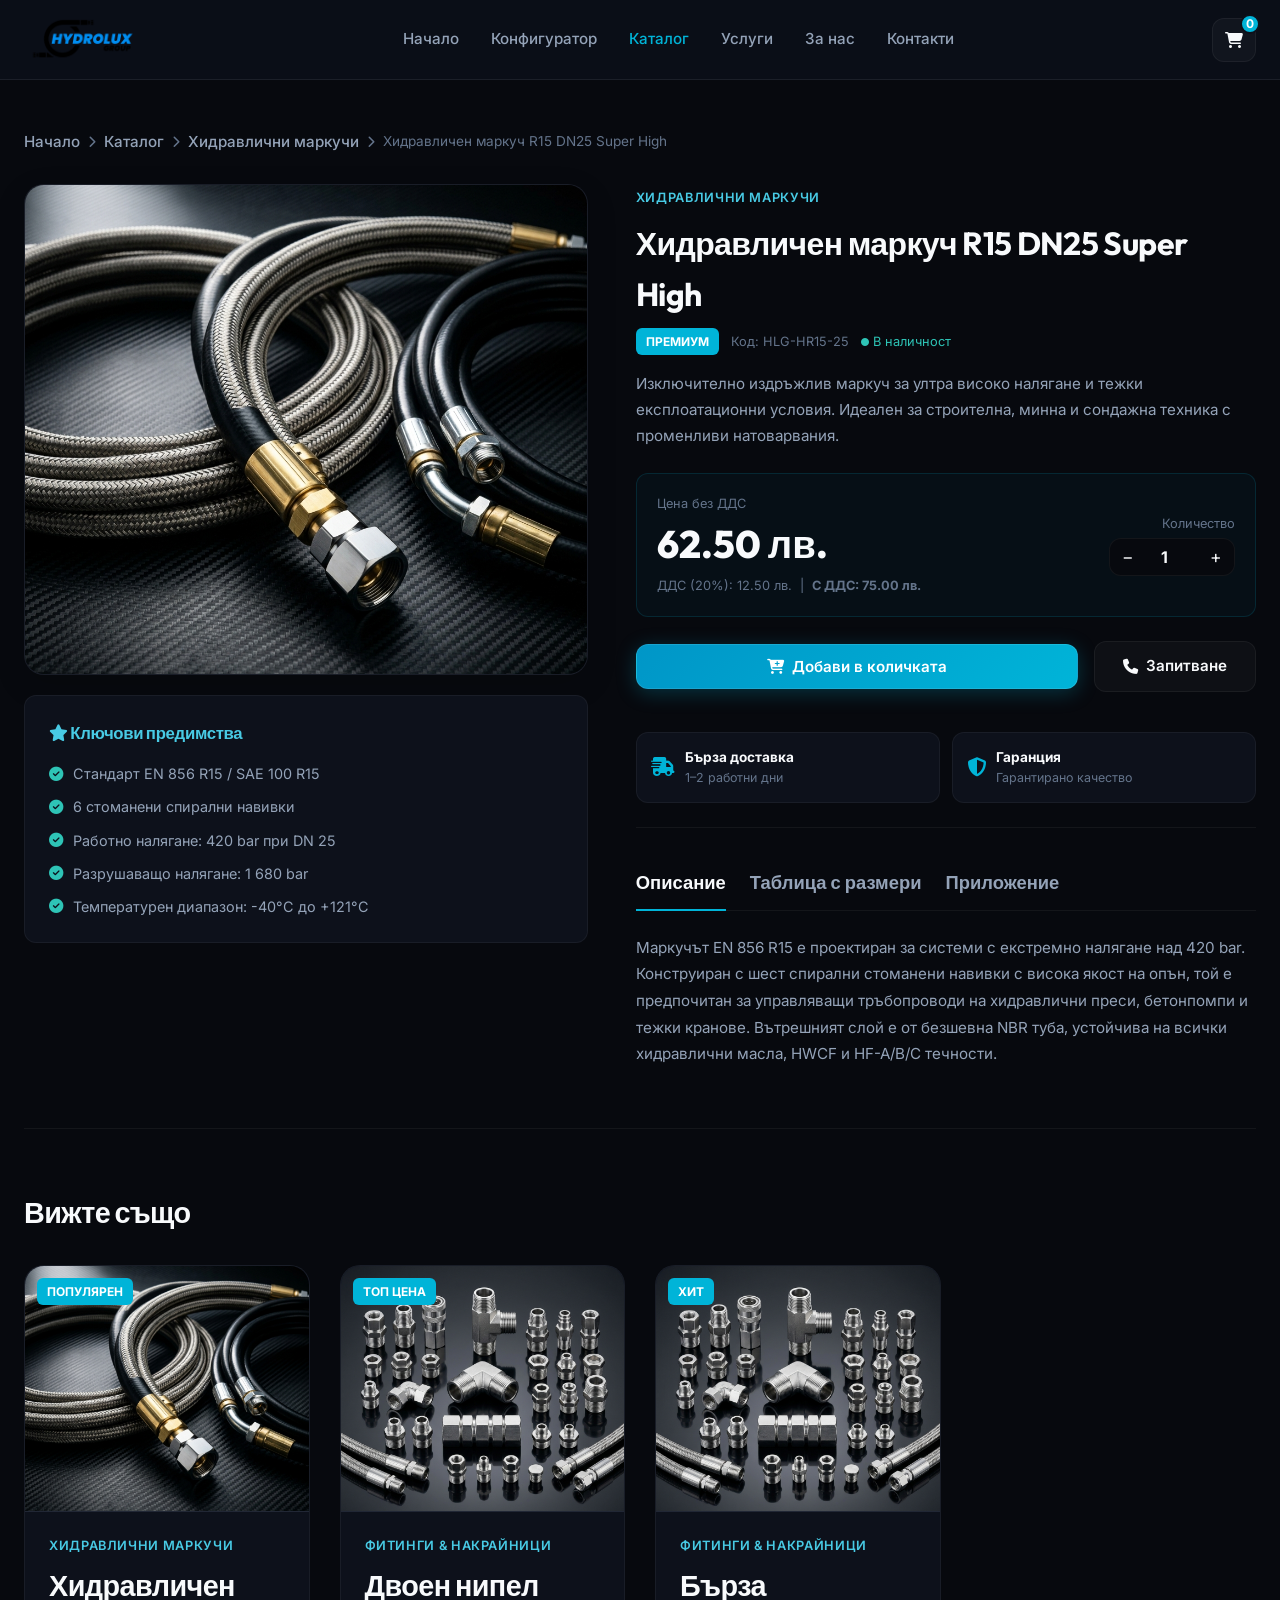
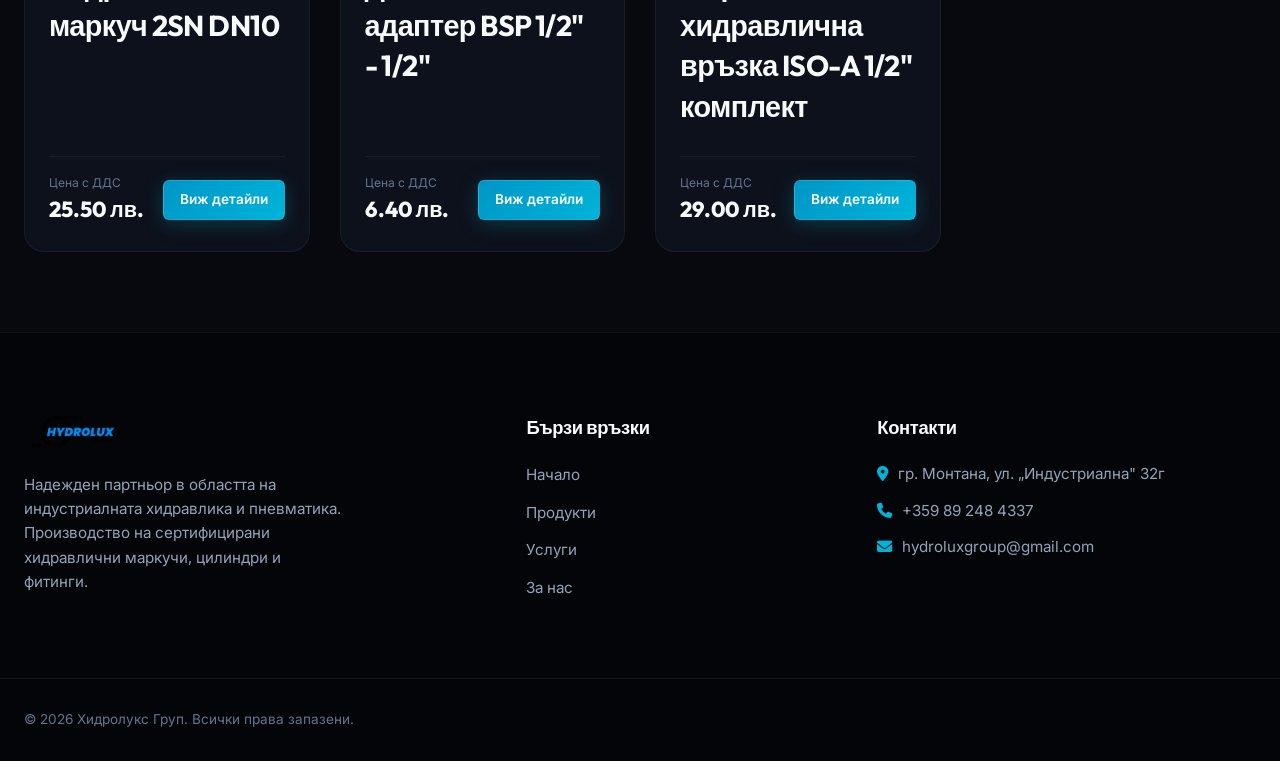
<file: product-2.html>
<!DOCTYPE html>
<html lang="bg">
<head>
  <meta charset="UTF-8">
  <meta name="viewport" content="width=device-width, initial-scale=1.0">
  <title>Хидравличен маркуч R15 DN25 Super High | Хидролукс Груп Монтана</title>
  <meta name="description" content="Изключително издръжлив маркуч за ултра високо налягане и тежки експлоатационни условия. Идеален за строителна, минна и сондажна техника с променливи натова">
  <link rel="stylesheet" href="https://cdnjs.cloudflare.com/ajax/libs/font-awesome/6.4.0/css/all.min.css">
  <link rel="stylesheet" href="style.css">
</head>
<body>

<!-- Header -->
<header id="main-header">
  <div class="container nav-container">
    <a href="index.html" class="logo"><img src="assets/logo.png" alt="Хидролукс Груп" class="logo-img"></a>
    <nav id="nav-links">
      
<a href="index.html">Начало</a>
<a href="index.html#configurator">Конфигуратор</a>
<a href="index.html#catalog" class="active">Каталог</a>
<a href="index.html#services">Услуги</a>
<a href="index.html#about">За нас</a>
<a href="index.html#contact">Контакти</a>

    </nav>
    <div class="nav-right">
      <a href="index.html#cart" class="cart-trigger" id="cart-btn" aria-label="Количка">
        <i class="fa-solid fa-cart-shopping"></i>
        <span class="cart-count" id="cart-count">0</span>
      </a>
      <div class="menu-toggle" id="menu-toggle"><i class="fa-solid fa-bars"></i></div>
    </div>
  </div>
</header>

<!-- Product Page -->
<main class="product-page-container">
  <div class="container">

    <!-- Breadcrumb -->
    <nav class="breadcrumb" aria-label="breadcrumb">
      <a href="index.html">Начало</a>
      <i class="fa-solid fa-chevron-right"></i>
      <a href="index.html#catalog">Каталог</a>
      <i class="fa-solid fa-chevron-right"></i>
      <a href="index.html#catalog">Хидравлични маркучи</a>
      <i class="fa-solid fa-chevron-right"></i>
      <span>Хидравличен маркуч R15 DN25 Super High</span>
    </nav>

    <!-- Main product grid -->
    <div class="product-page-grid">

      <!-- LEFT: Gallery & Benefits -->
      <div class="product-gallery">
        <div class="product-gallery-main">
          <img src="assets/hoses.png" alt="Хидравличен маркуч R15 DN25 Super High">
        </div>
        <div class="product-benefits">
          <h5><i class="fa-solid fa-star"></i> Ключови предимства</h5>
          <ul class="benefits-list">
            <li><i class="fa-solid fa-circle-check"></i> Стандарт EN 856 R15 / SAE 100 R15</li><li><i class="fa-solid fa-circle-check"></i> 6 стоманени спирални навивки</li><li><i class="fa-solid fa-circle-check"></i> Работно налягане: 420 bar при DN 25</li><li><i class="fa-solid fa-circle-check"></i> Разрушаващо налягане: 1 680 bar</li><li><i class="fa-solid fa-circle-check"></i> Температурен диапазон: -40°C до +121°C</li>
          </ul>
        </div>
      </div>

      <!-- RIGHT: Info & Buy -->
      <div class="product-info-panel">
        <span class="product-category">Хидравлични маркучи</span>
        <h1 style="font-size:2rem; margin-top:8px; margin-bottom:8px;">Хидравличен маркуч R15 DN25 Super High</h1>
        <div style="display:flex; align-items:center; gap:12px; margin-bottom:16px; flex-wrap:wrap;">
          <span class="product-tag" style="position:static;">Премиум</span>
          <span style="font-size:0.8rem; color:var(--text-muted);">Код: HLG-HR15-25</span>
          <span style="font-size:0.8rem; color:var(--accent-success); display:flex; align-items:center; gap:4px;">
            <i class="fa-solid fa-circle" style="font-size:0.5rem;"></i> В наличност
          </span>
        </div>

        <p style="color:var(--text-secondary); font-size:0.95rem; line-height:1.7; margin-bottom:24px;">Изключително издръжлив маркуч за ултра високо налягане и тежки експлоатационни условия. Идеален за строителна, минна и сондажна техника с променливи натоварвания.</p>

        <!-- Price block -->
        <div class="price-block">
          <div>
            <div style="font-size:0.8rem; color:var(--text-muted);">Цена без ДДС</div>
            <div style="font-size:2.4rem; font-family:var(--font-heading); font-weight:800;">62.50 лв.</div>
            <div style="font-size:0.8rem; color:var(--text-muted);">ДДС (20%): 12.50 лв. &nbsp;|&nbsp; <strong>С ДДС: 75.00 лв.</strong></div>
          </div>
          <div style="text-align:right;">
            <div style="font-size:0.8rem; color:var(--text-muted); margin-bottom:4px;">Количество</div>
            <div class="qty-control" style="display:flex; border:1px solid var(--border-color); border-radius:var(--radius-md); overflow:hidden; width:fit-content; margin-left:auto;">
              <span class="qty-btn" id="qty-minus" style="width:36px; height:36px; display:flex; align-items:center; justify-content:center; cursor:pointer; font-size:1.1rem;">−</span>
              <input type="number" id="page-qty-input" value="1" min="1" style="width:52px; text-align:center; border:none; outline:none; font-weight:700; font-size:1rem; background:transparent; color:var(--text-primary);">
              <span class="qty-btn" id="qty-plus" style="width:36px; height:36px; display:flex; align-items:center; justify-content:center; cursor:pointer; font-size:1.1rem;">+</span>
            </div>
          </div>
        </div>

        <!-- Buy buttons -->
        <div class="buy-actions">
          <button class="btn btn-primary" style="flex:1;" id="add-to-cart-btn">
            <i class="fa-solid fa-cart-plus"></i> Добави в количката
          </button>
          <a href="index.html#contact" class="btn btn-secondary">
            <i class="fa-solid fa-phone"></i> Запитване
          </a>
        </div>

        <!-- Delivery info -->
        <div style="display:grid; grid-template-columns:1fr 1fr; gap:12px; margin-bottom:24px;">
          <div style="background:var(--bg-secondary); border:1px solid var(--border-color); border-radius:var(--radius-md); padding:14px; display:flex; gap:10px; align-items:center;">
            <i class="fa-solid fa-truck-fast" style="color:var(--accent-primary); font-size:1.2rem;"></i>
            <div>
              <div style="font-weight:700; font-size:0.85rem;">Бърза доставка</div>
              <div style="font-size:0.78rem; color:var(--text-muted);">1–2 работни дни</div>
            </div>
          </div>
          <div style="background:var(--bg-secondary); border:1px solid var(--border-color); border-radius:var(--radius-md); padding:14px; display:flex; gap:10px; align-items:center;">
            <i class="fa-solid fa-shield-halved" style="color:var(--accent-primary); font-size:1.2rem;"></i>
            <div>
              <div style="font-weight:700; font-size:0.85rem;">Гаранция</div>
              <div style="font-size:0.78rem; color:var(--text-muted);">Гарантирано качество</div>
            </div>
          </div>
        </div>

        <!-- Tab section: Description / Dimensions / Compatibility -->
        <div class="product-tab-section">
          <div class="tab-headers">
            <span class="tab-header active" data-tab="desc">Описание</span>
            <span class="tab-header" data-tab="dims">Таблица с размери</span>
            <span class="tab-header" data-tab="compat">Приложение</span>
          </div>

          <div class="tab-panel" id="tab-desc">
            <p style="color:var(--text-secondary); font-size:0.95rem; line-height:1.75;">Маркучът EN 856 R15 е проектиран за системи с екстремно налягане над 420 bar. Конструиран с шест спирални стоманени навивки с висока якост на опън, той е предпочитан за управляващи тръбопроводи на хидравлични преси, бетонпомпи и тежки кранове. Вътрешният слой е от безшевна NBR туба, устойчива на всички хидравлични масла, HWCF и HF-A/B/C течности.</p>
          </div>

          <div class="tab-panel" id="tab-dims" style="display:none;">
            <p style="color:var(--text-muted); font-size:0.85rem; margin-bottom:12px;">
              <i class="fa-solid fa-circle-info" style="color:var(--accent-primary);"></i>
              Кликнете върху ред от таблицата, за да го маркирате. Данните са съгласно стандартите на производителя.
            </p>
            <div class="tech-table-container">
              <table class="tech-table">
                <thead>
                  <tr><th>DN</th><th>Вътр. Ø (mm)</th><th>Външен Ø (mm)</th><th>Раб. налягане (bar)</th><th>Разруш. налягане (bar)</th><th>Ог. радиус (mm)</th><th>Тегло (kg/m)</th></tr>
                </thead>
                <tbody>
                  <tr><td>DN 12</td><td>12,7</td><td>27,2</td><td>560</td><td>2 240</td><td>200</td><td>1,10</td></tr><tr><td>DN 16</td><td>15,9</td><td>31,0</td><td>480</td><td>1 920</td><td>250</td><td>1,35</td></tr><tr><td>DN 19</td><td>19,0</td><td>35,0</td><td>480</td><td>1 920</td><td>305</td><td>1,68</td></tr><tr><td>DN 25</td><td>25,4</td><td>42,8</td><td>420</td><td>1 680</td><td>380</td><td>2,25</td></tr><tr><td>DN 32</td><td>31,8</td><td>49,5</td><td>350</td><td>1 400</td><td>480</td><td>2,90</td></tr><tr><td>DN 38</td><td>38,1</td><td>57,5</td><td>315</td><td>1 260</td><td>560</td><td>3,80</td></tr>
                </tbody>
              </table>
            </div>
            <p style="font-size:0.8rem; color:var(--text-muted); margin-top:8px;">
              * Всички размери са номинални. При поръчки над стандартни размери, моля свържете се с нас.
            </p>
          </div>

          <div class="tab-panel" id="tab-compat" style="display:none;">
            <div style="display:grid; grid-template-columns:1fr 1fr; gap:16px;">
              <div style="background:var(--bg-secondary); border:1px solid var(--border-color); border-radius:var(--radius-md); padding:20px;">
                <h5 style="margin-bottom:12px; display:flex; align-items:center; gap:8px; color:var(--accent-secondary);">
                  <i class="fa-solid fa-industry"></i> Индустриално приложение
                </h5>
                <ul style="list-style:none; display:flex; flex-direction:column; gap:8px; font-size:0.85rem; color:var(--text-secondary);">
                  <li><i class="fa-solid fa-check" style="color:var(--accent-success); margin-right:6px;"></i> Хидравлични преси и щанци</li>
                  <li><i class="fa-solid fa-check" style="color:var(--accent-success); margin-right:6px;"></i> Строителна и земеделска техника</li>
                  <li><i class="fa-solid fa-check" style="color:var(--accent-success); margin-right:6px;"></i> Мобилни хидравлични агрегати</li>
                  <li><i class="fa-solid fa-check" style="color:var(--accent-success); margin-right:6px;"></i> Минна и сондажна техника</li>
                </ul>
              </div>
              <div style="background:var(--bg-secondary); border:1px solid var(--border-color); border-radius:var(--radius-md); padding:20px;">
                <h5 style="margin-bottom:12px; display:flex; align-items:center; gap:8px; color:var(--accent-secondary);">
                  <i class="fa-solid fa-flask"></i> Съвместими течности
                </h5>
                <ul style="list-style:none; display:flex; flex-direction:column; gap:8px; font-size:0.85rem; color:var(--text-secondary);">
                  <li><i class="fa-solid fa-check" style="color:var(--accent-success); margin-right:6px;"></i> Минерални масла (HLP, HM)</li>
                  <li><i class="fa-solid fa-check" style="color:var(--accent-success); margin-right:6px;"></i> Биологично разградими масла (HETG)</li>
                  <li><i class="fa-solid fa-check" style="color:var(--accent-success); margin-right:6px;"></i> Воден глицол (HFC)</li>
                  <li><i class="fa-solid fa-check" style="color:var(--accent-success); margin-right:6px;"></i> Водни емулсии (HFA, HFB)</li>
                </ul>
              </div>
            </div>
          </div>
        </div>
      </div>
    </div>

    <!-- Related Products -->
    <div class="related-products-section">
      <h3>Вижте също</h3>
      <div class="products-grid" style="grid-template-columns:repeat(auto-fill,minmax(280px,1fr));">
        
<div class="product-card">
  <div class="product-image-container">
    <img src="assets/hoses.png" alt="Хидравличен маркуч 2SN DN10">
    <span class="product-tag">Популярен</span>
  </div>
  <div class="product-details">
    <span class="product-category">Хидравлични маркучи</span>
    <h3 class="product-title">Хидравличен маркуч 2SN DN10</h3>
    <div class="product-footer">
      <div class="product-price-block">
        <span class="product-price-label">Цена с ДДС</span>
        <span class="product-price">25.50 лв.</span>
      </div>
      <a href="product-1.html" class="btn btn-primary btn-sm">Виж детайли</a>
    </div>
  </div>
</div>
<div class="product-card">
  <div class="product-image-container">
    <img src="assets/fittings.png" alt="Двоен нипел адаптер BSP 1/2" - 1/2"">
    <span class="product-tag">Топ цена</span>
  </div>
  <div class="product-details">
    <span class="product-category">Фитинги & Накрайници</span>
    <h3 class="product-title">Двоен нипел адаптер BSP 1/2" - 1/2"</h3>
    <div class="product-footer">
      <div class="product-price-block">
        <span class="product-price-label">Цена с ДДС</span>
        <span class="product-price">6.40 лв.</span>
      </div>
      <a href="product-7.html" class="btn btn-primary btn-sm">Виж детайли</a>
    </div>
  </div>
</div>
<div class="product-card">
  <div class="product-image-container">
    <img src="assets/fittings.png" alt="Бърза хидравлична връзка ISO-A 1/2" комплект">
    <span class="product-tag">Хит</span>
  </div>
  <div class="product-details">
    <span class="product-category">Фитинги & Накрайници</span>
    <h3 class="product-title">Бърза хидравлична връзка ISO-A 1/2" комплект</h3>
    <div class="product-footer">
      <div class="product-price-block">
        <span class="product-price-label">Цена с ДДС</span>
        <span class="product-price">29.00 лв.</span>
      </div>
      <a href="product-8.html" class="btn btn-primary btn-sm">Виж детайли</a>
    </div>
  </div>
</div>
      </div>
    </div>

  </div><!-- /container -->
</main>

<!-- Footer -->
<footer>
  <div class="container footer-grid">
    <div class="footer-brand">
      <img src="assets/logo.png" alt="Хидролукс Груп" class="logo-img" style="margin-bottom: 20px; max-height: 40px;">
      <p>Надежден партньор в областта на индустриалната хидравлика и пневматика. Производство на сертифицирани хидравлични маркучи, цилиндри и фитинги.</p>
    </div>
    <div class="footer-links">
      <h4>Бързи връзки</h4>
      <ul>
        <li><a href="index.html">Начало</a></li>
        <li><a href="index.html#catalog">Продукти</a></li>
        <li><a href="index.html#services">Услуги</a></li>
        <li><a href="index.html#about">За нас</a></li>
      </ul>
    </div>
    <div class="footer-contact">
      <h4>Контакти</h4>
      <ul>
        <li><i class="fa-solid fa-location-dot"></i> гр. Монтана, ул. „Индустриална" 32г</li>
        <li><i class="fa-solid fa-phone"></i> +359 89 248 4337</li>
        <li><i class="fa-solid fa-envelope"></i> hydroluxgroup@gmail.com</li>
      </ul>
    </div>
  </div>
  <div class="container footer-bottom">
    <p>&copy; 2026 Хидролукс Груп. Всички права запазени.</p>
  </div>
</footer>

<script>
  // Inline product data for this page
  var PAGE_PRODUCT = {"id": 2, "title": "Хидравличен маркуч R15 DN25 Super High", "category": "hoses", "categoryName": "Хидравлични маркучи", "price": 75.0, "image": "assets/hoses.png", "specs": {"DN": "DN 12", "Вътр. Ø (mm)": "12,7", "Външен Ø (mm)": "27,2", "Раб. налягане (bar)": "560", "Разруш. налягане (bar)": "2 240", "Ог. радиус (mm)": "200", "Тегло (kg/m)": "1,10"}, "description": "Изключително издръжлив маркуч за ултра високо налягане и тежки експлоатационни условия. Идеален за строителна, минна и сондажна техника с променливи натоварвания."};
</script>
<script src="product-page.js"></script>
<script>
  document.getElementById('add-to-cart-btn').addEventListener('click', function() {
    var qty = parseInt(document.getElementById('page-qty-input').value, 10) || 1;
    addPageProductToCart(PAGE_PRODUCT, qty);
  });
</script>
</body>
</html>
</file>
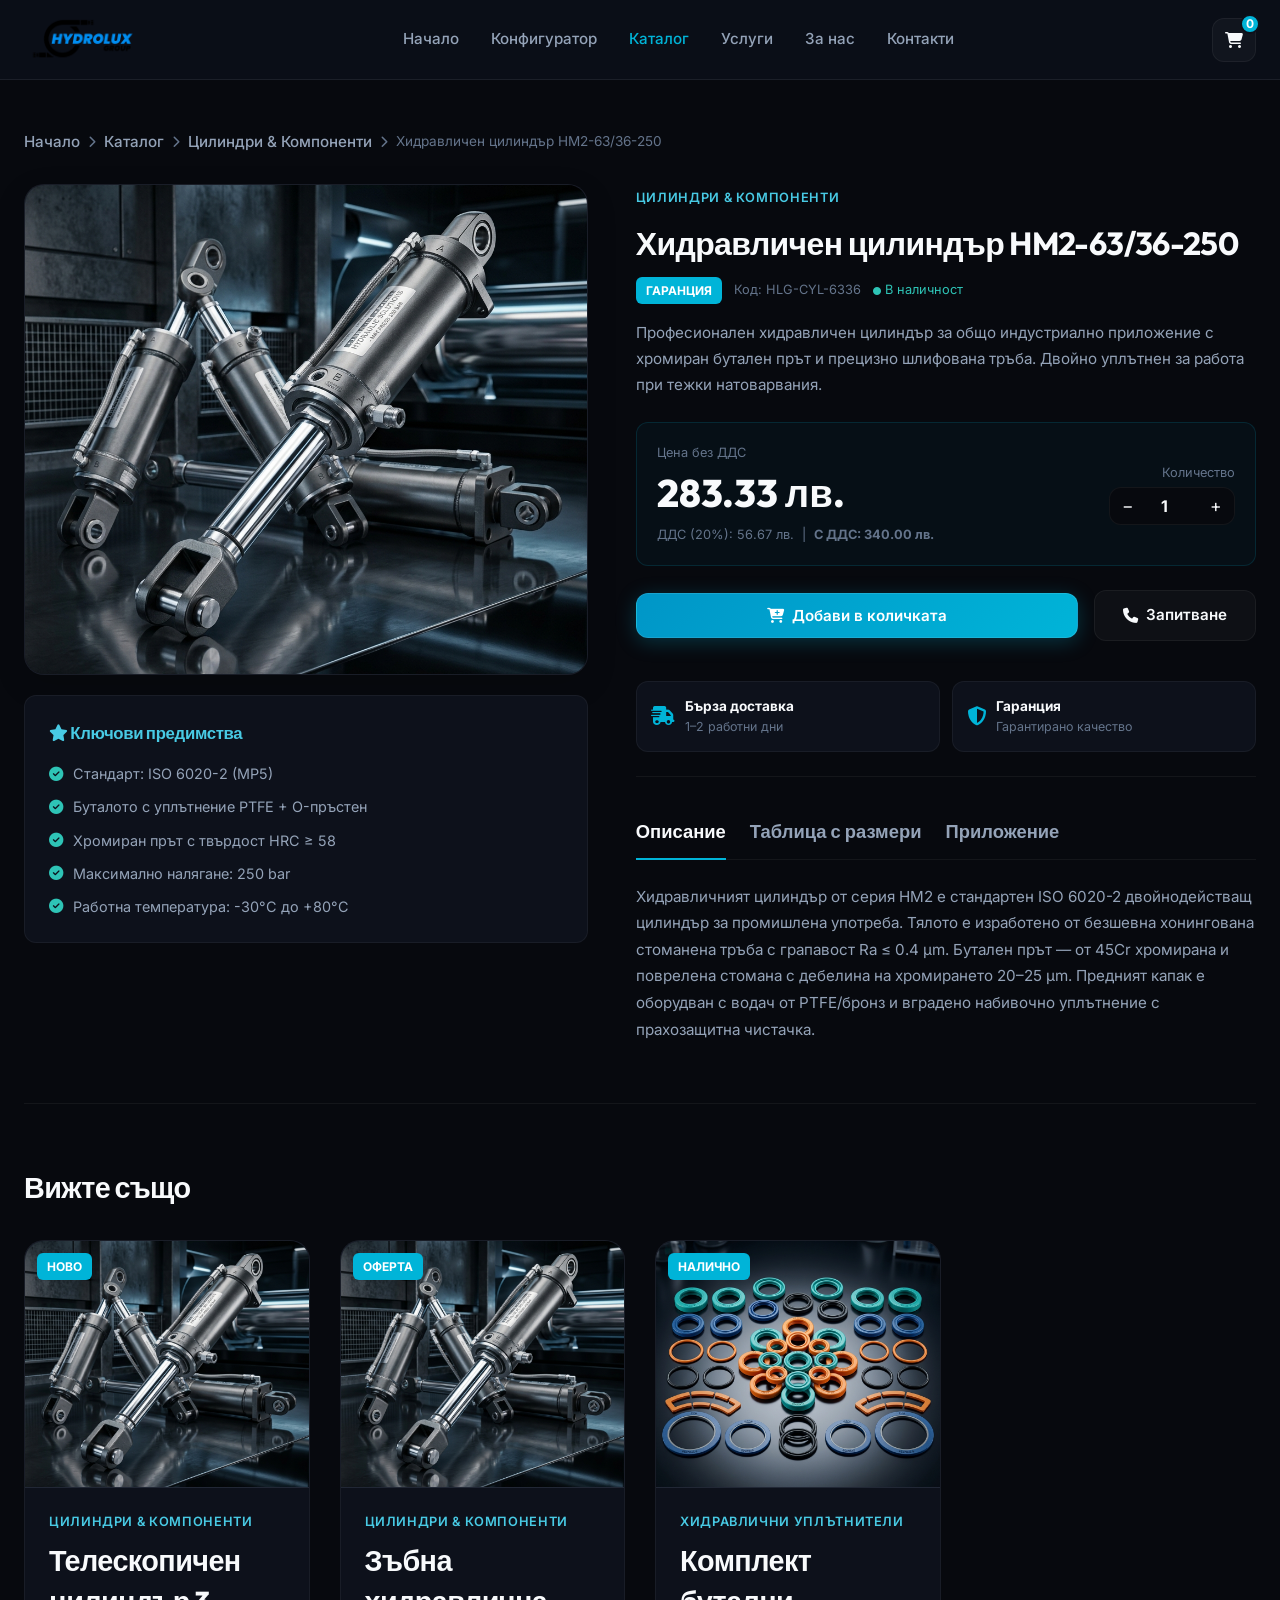
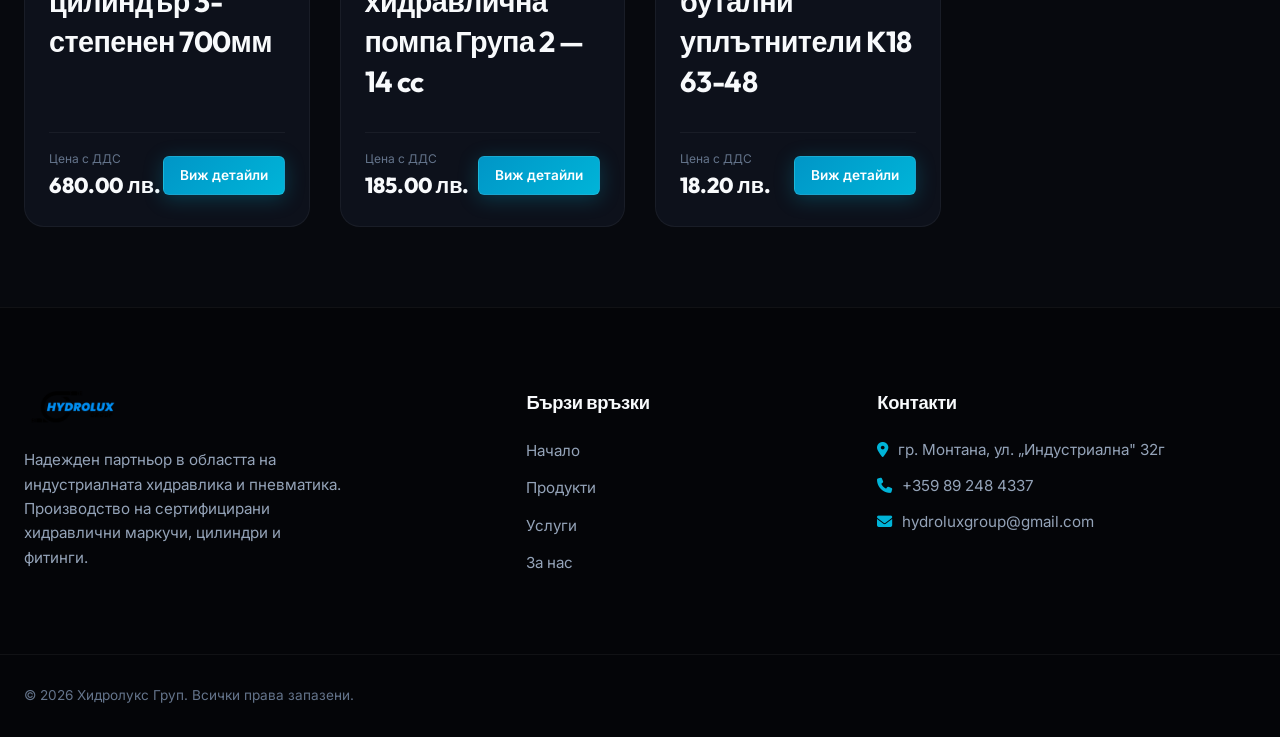
<file: product-3.html>
<!DOCTYPE html>
<html lang="bg">
<head>
  <meta charset="UTF-8">
  <meta name="viewport" content="width=device-width, initial-scale=1.0">
  <title>Хидравличен цилиндър HM2-63/36-250 | Хидролукс Груп Монтана</title>
  <meta name="description" content="Професионален хидравличен цилиндър за общо индустриално приложение с хромиран бутален прът и прецизно шлифована тръба. Двойно уплътнен за работа при тежки ">
  <link rel="stylesheet" href="https://cdnjs.cloudflare.com/ajax/libs/font-awesome/6.4.0/css/all.min.css">
  <link rel="stylesheet" href="style.css">
</head>
<body>

<!-- Header -->
<header id="main-header">
  <div class="container nav-container">
    <a href="index.html" class="logo"><img src="assets/logo.png" alt="Хидролукс Груп" class="logo-img"></a>
    <nav id="nav-links">
      
<a href="index.html">Начало</a>
<a href="index.html#configurator">Конфигуратор</a>
<a href="index.html#catalog" class="active">Каталог</a>
<a href="index.html#services">Услуги</a>
<a href="index.html#about">За нас</a>
<a href="index.html#contact">Контакти</a>

    </nav>
    <div class="nav-right">
      <a href="index.html#cart" class="cart-trigger" id="cart-btn" aria-label="Количка">
        <i class="fa-solid fa-cart-shopping"></i>
        <span class="cart-count" id="cart-count">0</span>
      </a>
      <div class="menu-toggle" id="menu-toggle"><i class="fa-solid fa-bars"></i></div>
    </div>
  </div>
</header>

<!-- Product Page -->
<main class="product-page-container">
  <div class="container">

    <!-- Breadcrumb -->
    <nav class="breadcrumb" aria-label="breadcrumb">
      <a href="index.html">Начало</a>
      <i class="fa-solid fa-chevron-right"></i>
      <a href="index.html#catalog">Каталог</a>
      <i class="fa-solid fa-chevron-right"></i>
      <a href="index.html#catalog">Цилиндри & Компоненти</a>
      <i class="fa-solid fa-chevron-right"></i>
      <span>Хидравличен цилиндър HM2-63/36-250</span>
    </nav>

    <!-- Main product grid -->
    <div class="product-page-grid">

      <!-- LEFT: Gallery & Benefits -->
      <div class="product-gallery">
        <div class="product-gallery-main">
          <img src="assets/cylinders.png" alt="Хидравличен цилиндър HM2-63/36-250">
        </div>
        <div class="product-benefits">
          <h5><i class="fa-solid fa-star"></i> Ключови предимства</h5>
          <ul class="benefits-list">
            <li><i class="fa-solid fa-circle-check"></i> Стандарт: ISO 6020-2 (MP5)</li><li><i class="fa-solid fa-circle-check"></i> Буталото с уплътнение PTFE + O-пръстен</li><li><i class="fa-solid fa-circle-check"></i> Хромиран прът с твърдост HRC ≥ 58</li><li><i class="fa-solid fa-circle-check"></i> Максимално налягане: 250 bar</li><li><i class="fa-solid fa-circle-check"></i> Работна температура: -30°C до +80°C</li>
          </ul>
        </div>
      </div>

      <!-- RIGHT: Info & Buy -->
      <div class="product-info-panel">
        <span class="product-category">Цилиндри & Компоненти</span>
        <h1 style="font-size:2rem; margin-top:8px; margin-bottom:8px;">Хидравличен цилиндър HM2-63/36-250</h1>
        <div style="display:flex; align-items:center; gap:12px; margin-bottom:16px; flex-wrap:wrap;">
          <span class="product-tag" style="position:static;">Гаранция</span>
          <span style="font-size:0.8rem; color:var(--text-muted);">Код: HLG-CYL-6336</span>
          <span style="font-size:0.8rem; color:var(--accent-success); display:flex; align-items:center; gap:4px;">
            <i class="fa-solid fa-circle" style="font-size:0.5rem;"></i> В наличност
          </span>
        </div>

        <p style="color:var(--text-secondary); font-size:0.95rem; line-height:1.7; margin-bottom:24px;">Професионален хидравличен цилиндър за общо индустриално приложение с хромиран бутален прът и прецизно шлифована тръба. Двойно уплътнен за работа при тежки натоварвания.</p>

        <!-- Price block -->
        <div class="price-block">
          <div>
            <div style="font-size:0.8rem; color:var(--text-muted);">Цена без ДДС</div>
            <div style="font-size:2.4rem; font-family:var(--font-heading); font-weight:800;">283.33 лв.</div>
            <div style="font-size:0.8rem; color:var(--text-muted);">ДДС (20%): 56.67 лв. &nbsp;|&nbsp; <strong>С ДДС: 340.00 лв.</strong></div>
          </div>
          <div style="text-align:right;">
            <div style="font-size:0.8rem; color:var(--text-muted); margin-bottom:4px;">Количество</div>
            <div class="qty-control" style="display:flex; border:1px solid var(--border-color); border-radius:var(--radius-md); overflow:hidden; width:fit-content; margin-left:auto;">
              <span class="qty-btn" id="qty-minus" style="width:36px; height:36px; display:flex; align-items:center; justify-content:center; cursor:pointer; font-size:1.1rem;">−</span>
              <input type="number" id="page-qty-input" value="1" min="1" style="width:52px; text-align:center; border:none; outline:none; font-weight:700; font-size:1rem; background:transparent; color:var(--text-primary);">
              <span class="qty-btn" id="qty-plus" style="width:36px; height:36px; display:flex; align-items:center; justify-content:center; cursor:pointer; font-size:1.1rem;">+</span>
            </div>
          </div>
        </div>

        <!-- Buy buttons -->
        <div class="buy-actions">
          <button class="btn btn-primary" style="flex:1;" id="add-to-cart-btn">
            <i class="fa-solid fa-cart-plus"></i> Добави в количката
          </button>
          <a href="index.html#contact" class="btn btn-secondary">
            <i class="fa-solid fa-phone"></i> Запитване
          </a>
        </div>

        <!-- Delivery info -->
        <div style="display:grid; grid-template-columns:1fr 1fr; gap:12px; margin-bottom:24px;">
          <div style="background:var(--bg-secondary); border:1px solid var(--border-color); border-radius:var(--radius-md); padding:14px; display:flex; gap:10px; align-items:center;">
            <i class="fa-solid fa-truck-fast" style="color:var(--accent-primary); font-size:1.2rem;"></i>
            <div>
              <div style="font-weight:700; font-size:0.85rem;">Бърза доставка</div>
              <div style="font-size:0.78rem; color:var(--text-muted);">1–2 работни дни</div>
            </div>
          </div>
          <div style="background:var(--bg-secondary); border:1px solid var(--border-color); border-radius:var(--radius-md); padding:14px; display:flex; gap:10px; align-items:center;">
            <i class="fa-solid fa-shield-halved" style="color:var(--accent-primary); font-size:1.2rem;"></i>
            <div>
              <div style="font-weight:700; font-size:0.85rem;">Гаранция</div>
              <div style="font-size:0.78rem; color:var(--text-muted);">Гарантирано качество</div>
            </div>
          </div>
        </div>

        <!-- Tab section: Description / Dimensions / Compatibility -->
        <div class="product-tab-section">
          <div class="tab-headers">
            <span class="tab-header active" data-tab="desc">Описание</span>
            <span class="tab-header" data-tab="dims">Таблица с размери</span>
            <span class="tab-header" data-tab="compat">Приложение</span>
          </div>

          <div class="tab-panel" id="tab-desc">
            <p style="color:var(--text-secondary); font-size:0.95rem; line-height:1.75;">Хидравличният цилиндър от серия HM2 е стандартен ISO 6020-2 двойнодействащ цилиндър за промишлена употреба. Тялото е изработено от безшевна хонингована стоманена тръба с грапавост Ra ≤ 0.4 μm. Бутален прът — от 45Cr хромирана и поврелена стомана с дебелина на хромирането 20–25 μm. Предният капак е оборудван с водач от PTFE/бронз и вградено набивочно уплътнение с прахозащитна чистачка.</p>
          </div>

          <div class="tab-panel" id="tab-dims" style="display:none;">
            <p style="color:var(--text-muted); font-size:0.85rem; margin-bottom:12px;">
              <i class="fa-solid fa-circle-info" style="color:var(--accent-primary);"></i>
              Кликнете върху ред от таблицата, за да го маркирате. Данните са съгласно стандартите на производителя.
            </p>
            <div class="tech-table-container">
              <table class="tech-table">
                <thead>
                  <tr><th>Ø Бутало (mm)</th><th>Ø Прът (mm)</th><th>Ход (mm)</th><th>Раб. налягане (bar)</th><th>Сила при разш. (kN)</th><th>Сила при прибиране (kN)</th><th>Мин. дължина (mm)</th></tr>
                </thead>
                <tbody>
                  <tr><td>50</td><td>28</td><td>100</td><td>250</td><td>49,1</td><td>33,8</td><td>225</td></tr><tr><td>50</td><td>28</td><td>200</td><td>250</td><td>49,1</td><td>33,8</td><td>325</td></tr><tr><td>63</td><td>36</td><td>250</td><td>250</td><td>77,9</td><td>54,1</td><td>415</td></tr><tr><td>63</td><td>36</td><td>400</td><td>250</td><td>77,9</td><td>54,1</td><td>565</td></tr><tr><td>80</td><td>45</td><td>250</td><td>250</td><td>125,7</td><td>86,2</td><td>440</td></tr><tr><td>80</td><td>45</td><td>500</td><td>250</td><td>125,7</td><td>86,2</td><td>690</td></tr><tr><td>100</td><td>56</td><td>300</td><td>250</td><td>196,3</td><td>132,3</td><td>500</td></tr><tr><td>100</td><td>56</td><td>600</td><td>250</td><td>196,3</td><td>132,3</td><td>800</td></tr><tr><td>125</td><td>70</td><td>400</td><td>250</td><td>306,8</td><td>210,0</td><td>640</td></tr><tr><td>160</td><td>90</td><td>500</td><td>250</td><td>502,7</td><td>342,6</td><td>790</td></tr>
                </tbody>
              </table>
            </div>
            <p style="font-size:0.8rem; color:var(--text-muted); margin-top:8px;">
              * Всички размери са номинални. При поръчки над стандартни размери, моля свържете се с нас.
            </p>
          </div>

          <div class="tab-panel" id="tab-compat" style="display:none;">
            <div style="display:grid; grid-template-columns:1fr 1fr; gap:16px;">
              <div style="background:var(--bg-secondary); border:1px solid var(--border-color); border-radius:var(--radius-md); padding:20px;">
                <h5 style="margin-bottom:12px; display:flex; align-items:center; gap:8px; color:var(--accent-secondary);">
                  <i class="fa-solid fa-industry"></i> Индустриално приложение
                </h5>
                <ul style="list-style:none; display:flex; flex-direction:column; gap:8px; font-size:0.85rem; color:var(--text-secondary);">
                  <li><i class="fa-solid fa-check" style="color:var(--accent-success); margin-right:6px;"></i> Хидравлични преси и щанци</li>
                  <li><i class="fa-solid fa-check" style="color:var(--accent-success); margin-right:6px;"></i> Строителна и земеделска техника</li>
                  <li><i class="fa-solid fa-check" style="color:var(--accent-success); margin-right:6px;"></i> Мобилни хидравлични агрегати</li>
                  <li><i class="fa-solid fa-check" style="color:var(--accent-success); margin-right:6px;"></i> Минна и сондажна техника</li>
                </ul>
              </div>
              <div style="background:var(--bg-secondary); border:1px solid var(--border-color); border-radius:var(--radius-md); padding:20px;">
                <h5 style="margin-bottom:12px; display:flex; align-items:center; gap:8px; color:var(--accent-secondary);">
                  <i class="fa-solid fa-flask"></i> Съвместими течности
                </h5>
                <ul style="list-style:none; display:flex; flex-direction:column; gap:8px; font-size:0.85rem; color:var(--text-secondary);">
                  <li><i class="fa-solid fa-check" style="color:var(--accent-success); margin-right:6px;"></i> Минерални масла (HLP, HM)</li>
                  <li><i class="fa-solid fa-check" style="color:var(--accent-success); margin-right:6px;"></i> Биологично разградими масла (HETG)</li>
                  <li><i class="fa-solid fa-check" style="color:var(--accent-success); margin-right:6px;"></i> Воден глицол (HFC)</li>
                  <li><i class="fa-solid fa-check" style="color:var(--accent-success); margin-right:6px;"></i> Водни емулсии (HFA, HFB)</li>
                </ul>
              </div>
            </div>
          </div>
        </div>
      </div>
    </div>

    <!-- Related Products -->
    <div class="related-products-section">
      <h3>Вижте също</h3>
      <div class="products-grid" style="grid-template-columns:repeat(auto-fill,minmax(280px,1fr));">
        
<div class="product-card">
  <div class="product-image-container">
    <img src="assets/cylinders.png" alt="Телескопичен цилиндър 3-степенен 700мм">
    <span class="product-tag">Ново</span>
  </div>
  <div class="product-details">
    <span class="product-category">Цилиндри & Компоненти</span>
    <h3 class="product-title">Телескопичен цилиндър 3-степенен 700мм</h3>
    <div class="product-footer">
      <div class="product-price-block">
        <span class="product-price-label">Цена с ДДС</span>
        <span class="product-price">680.00 лв.</span>
      </div>
      <a href="product-4.html" class="btn btn-primary btn-sm">Виж детайли</a>
    </div>
  </div>
</div>
<div class="product-card">
  <div class="product-image-container">
    <img src="assets/cylinders.png" alt="Зъбна хидравлична помпа Група 2 — 14 cc">
    <span class="product-tag">Оферта</span>
  </div>
  <div class="product-details">
    <span class="product-category">Цилиндри & Компоненти</span>
    <h3 class="product-title">Зъбна хидравлична помпа Група 2 — 14 cc</h3>
    <div class="product-footer">
      <div class="product-price-block">
        <span class="product-price-label">Цена с ДДС</span>
        <span class="product-price">185.00 лв.</span>
      </div>
      <a href="product-9.html" class="btn btn-primary btn-sm">Виж детайли</a>
    </div>
  </div>
</div>
<div class="product-card">
  <div class="product-image-container">
    <img src="assets/seals.png" alt="Комплект бутални уплътнители K18 63-48">
    <span class="product-tag">Налично</span>
  </div>
  <div class="product-details">
    <span class="product-category">Хидравлични уплътнители</span>
    <h3 class="product-title">Комплект бутални уплътнители K18 63-48</h3>
    <div class="product-footer">
      <div class="product-price-block">
        <span class="product-price-label">Цена с ДДС</span>
        <span class="product-price">18.20 лв.</span>
      </div>
      <a href="product-5.html" class="btn btn-primary btn-sm">Виж детайли</a>
    </div>
  </div>
</div>
      </div>
    </div>

  </div><!-- /container -->
</main>

<!-- Footer -->
<footer>
  <div class="container footer-grid">
    <div class="footer-brand">
      <img src="assets/logo.png" alt="Хидролукс Груп" class="logo-img" style="margin-bottom: 20px; max-height: 40px;">
      <p>Надежден партньор в областта на индустриалната хидравлика и пневматика. Производство на сертифицирани хидравлични маркучи, цилиндри и фитинги.</p>
    </div>
    <div class="footer-links">
      <h4>Бързи връзки</h4>
      <ul>
        <li><a href="index.html">Начало</a></li>
        <li><a href="index.html#catalog">Продукти</a></li>
        <li><a href="index.html#services">Услуги</a></li>
        <li><a href="index.html#about">За нас</a></li>
      </ul>
    </div>
    <div class="footer-contact">
      <h4>Контакти</h4>
      <ul>
        <li><i class="fa-solid fa-location-dot"></i> гр. Монтана, ул. „Индустриална" 32г</li>
        <li><i class="fa-solid fa-phone"></i> +359 89 248 4337</li>
        <li><i class="fa-solid fa-envelope"></i> hydroluxgroup@gmail.com</li>
      </ul>
    </div>
  </div>
  <div class="container footer-bottom">
    <p>&copy; 2026 Хидролукс Груп. Всички права запазени.</p>
  </div>
</footer>

<script>
  // Inline product data for this page
  var PAGE_PRODUCT = {"id": 3, "title": "Хидравличен цилиндър HM2-63/36-250", "category": "cylinders", "categoryName": "Цилиндри & Компоненти", "price": 340.0, "image": "assets/cylinders.png", "specs": {"Ø Бутало (mm)": "50", "Ø Прът (mm)": "28", "Ход (mm)": "100", "Раб. налягане (bar)": "250", "Сила при разш. (kN)": "49,1", "Сила при прибиране (kN)": "33,8", "Мин. дължина (mm)": "225"}, "description": "Професионален хидравличен цилиндър за общо индустриално приложение с хромиран бутален прът и прецизно шлифована тръба. Двойно уплътнен за работа при тежки натоварвания."};
</script>
<script src="product-page.js"></script>
<script>
  document.getElementById('add-to-cart-btn').addEventListener('click', function() {
    var qty = parseInt(document.getElementById('page-qty-input').value, 10) || 1;
    addPageProductToCart(PAGE_PRODUCT, qty);
  });
</script>
</body>
</html>
</file>
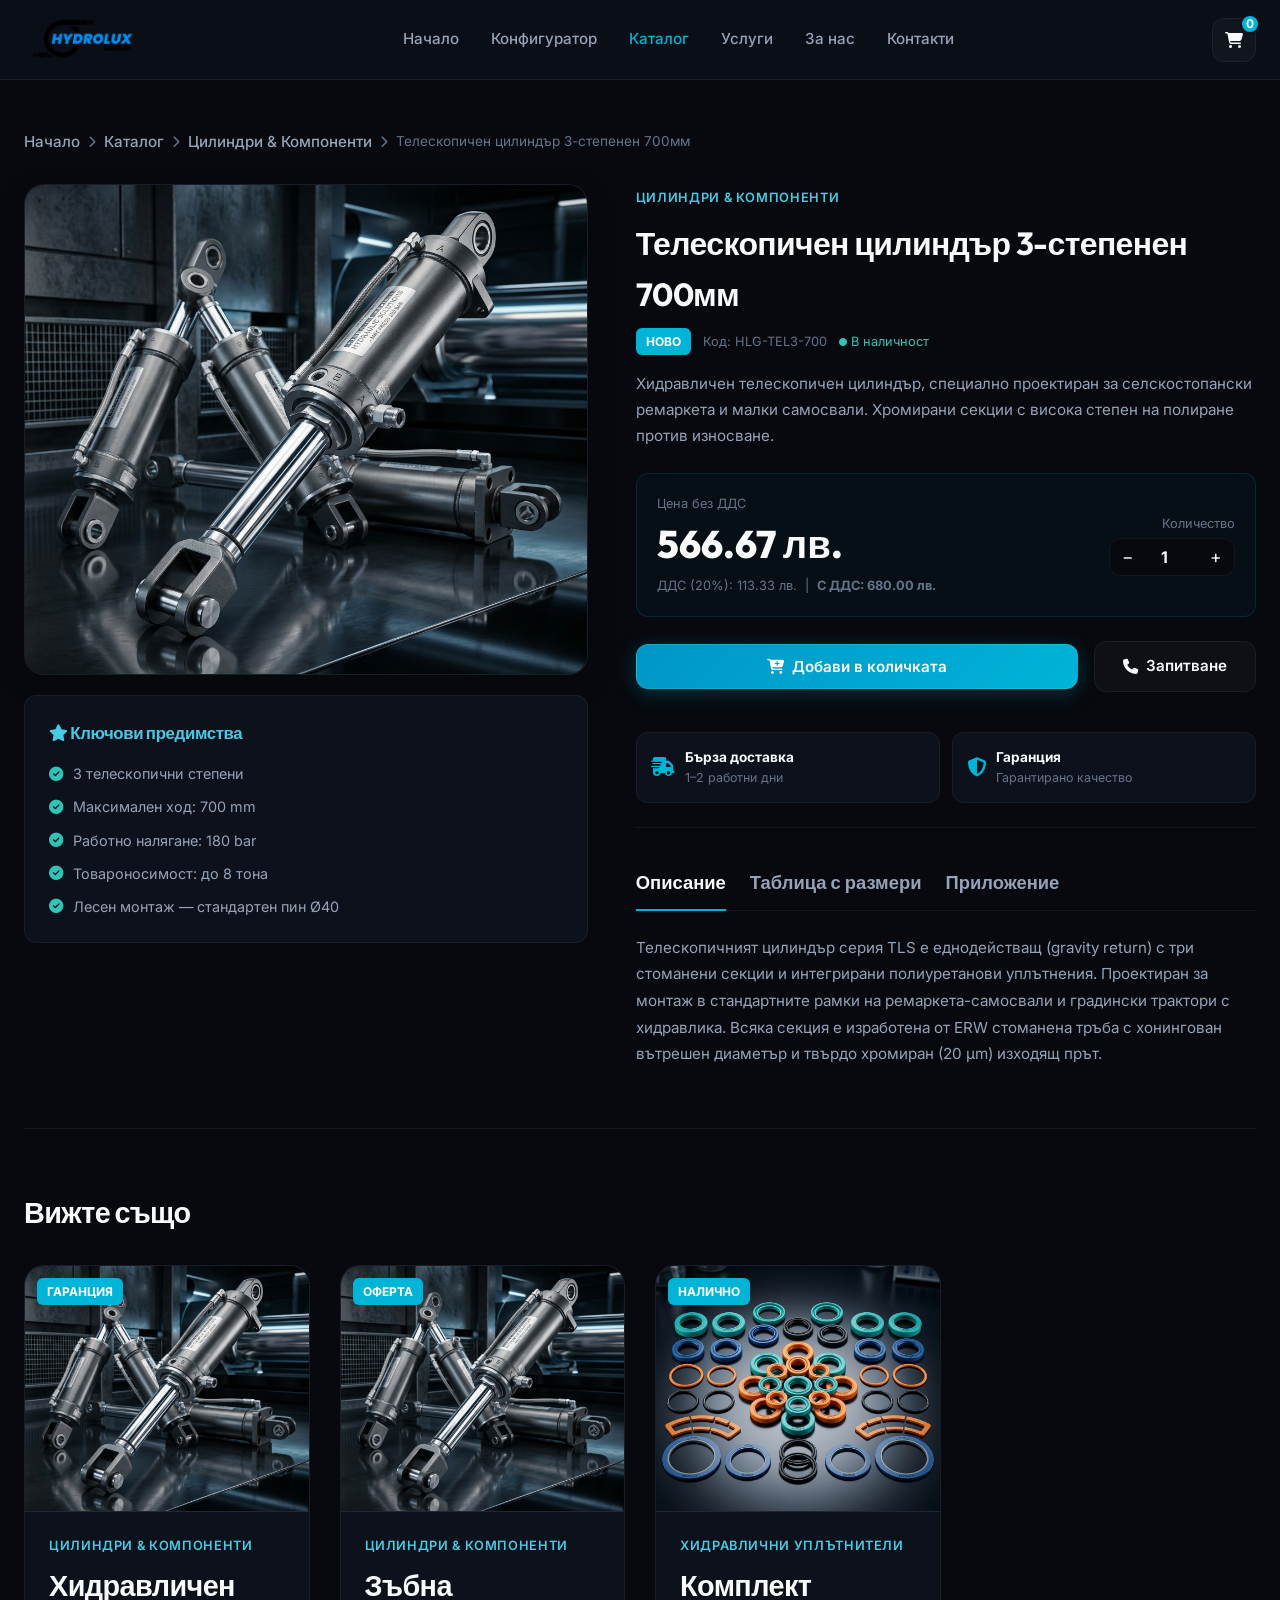
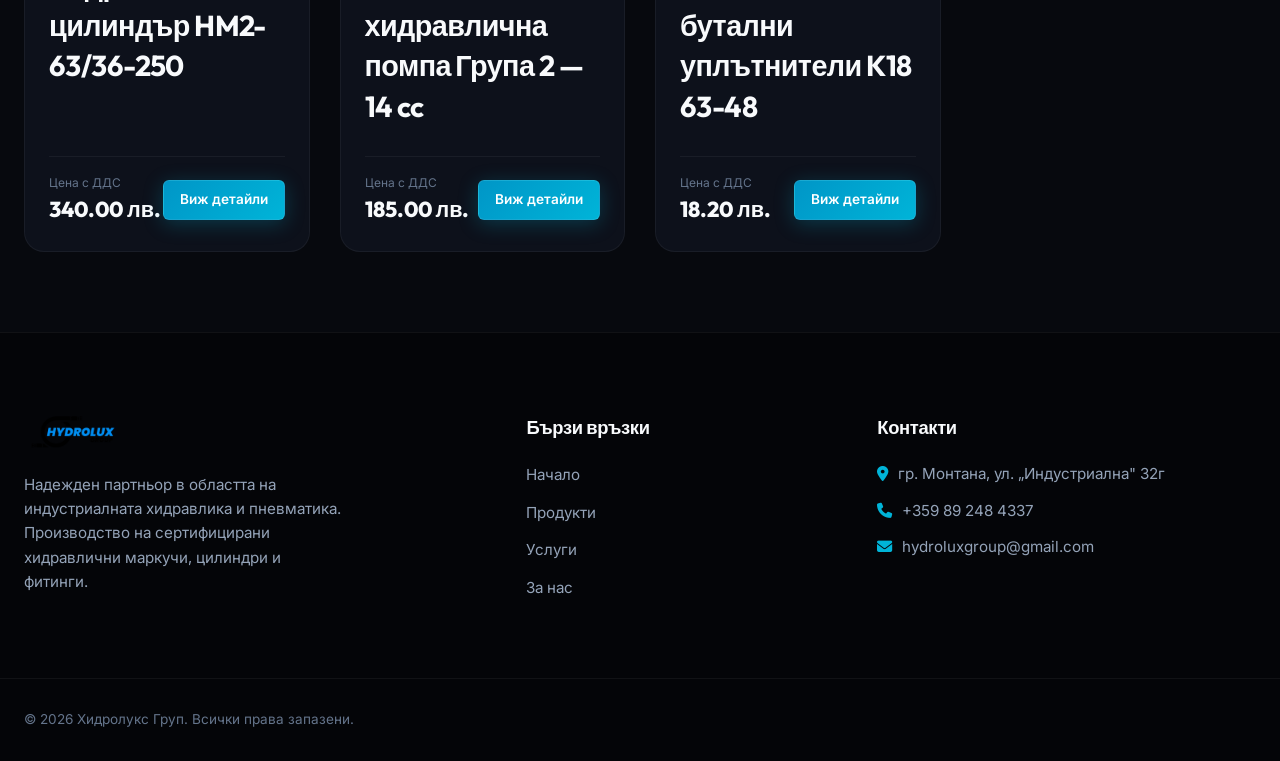
<file: product-4.html>
<!DOCTYPE html>
<html lang="bg">
<head>
  <meta charset="UTF-8">
  <meta name="viewport" content="width=device-width, initial-scale=1.0">
  <title>Телескопичен цилиндър 3-степенен 700мм | Хидролукс Груп Монтана</title>
  <meta name="description" content="Хидравличен телескопичен цилиндър, специално проектиран за селскостопански ремаркета и малки самосвали. Хромирани секции с висока степен на полиране против">
  <link rel="stylesheet" href="https://cdnjs.cloudflare.com/ajax/libs/font-awesome/6.4.0/css/all.min.css">
  <link rel="stylesheet" href="style.css">
</head>
<body>

<!-- Header -->
<header id="main-header">
  <div class="container nav-container">
    <a href="index.html" class="logo"><img src="assets/logo.png" alt="Хидролукс Груп" class="logo-img"></a>
    <nav id="nav-links">
      
<a href="index.html">Начало</a>
<a href="index.html#configurator">Конфигуратор</a>
<a href="index.html#catalog" class="active">Каталог</a>
<a href="index.html#services">Услуги</a>
<a href="index.html#about">За нас</a>
<a href="index.html#contact">Контакти</a>

    </nav>
    <div class="nav-right">
      <a href="index.html#cart" class="cart-trigger" id="cart-btn" aria-label="Количка">
        <i class="fa-solid fa-cart-shopping"></i>
        <span class="cart-count" id="cart-count">0</span>
      </a>
      <div class="menu-toggle" id="menu-toggle"><i class="fa-solid fa-bars"></i></div>
    </div>
  </div>
</header>

<!-- Product Page -->
<main class="product-page-container">
  <div class="container">

    <!-- Breadcrumb -->
    <nav class="breadcrumb" aria-label="breadcrumb">
      <a href="index.html">Начало</a>
      <i class="fa-solid fa-chevron-right"></i>
      <a href="index.html#catalog">Каталог</a>
      <i class="fa-solid fa-chevron-right"></i>
      <a href="index.html#catalog">Цилиндри & Компоненти</a>
      <i class="fa-solid fa-chevron-right"></i>
      <span>Телескопичен цилиндър 3-степенен 700мм</span>
    </nav>

    <!-- Main product grid -->
    <div class="product-page-grid">

      <!-- LEFT: Gallery & Benefits -->
      <div class="product-gallery">
        <div class="product-gallery-main">
          <img src="assets/cylinders.png" alt="Телескопичен цилиндър 3-степенен 700мм">
        </div>
        <div class="product-benefits">
          <h5><i class="fa-solid fa-star"></i> Ключови предимства</h5>
          <ul class="benefits-list">
            <li><i class="fa-solid fa-circle-check"></i> 3 телескопични степени</li><li><i class="fa-solid fa-circle-check"></i> Максимален ход: 700 mm</li><li><i class="fa-solid fa-circle-check"></i> Работно налягане: 180 bar</li><li><i class="fa-solid fa-circle-check"></i> Товароносимост: до 8 тона</li><li><i class="fa-solid fa-circle-check"></i> Лесен монтаж — стандартен пин Ø40</li>
          </ul>
        </div>
      </div>

      <!-- RIGHT: Info & Buy -->
      <div class="product-info-panel">
        <span class="product-category">Цилиндри & Компоненти</span>
        <h1 style="font-size:2rem; margin-top:8px; margin-bottom:8px;">Телескопичен цилиндър 3-степенен 700мм</h1>
        <div style="display:flex; align-items:center; gap:12px; margin-bottom:16px; flex-wrap:wrap;">
          <span class="product-tag" style="position:static;">Ново</span>
          <span style="font-size:0.8rem; color:var(--text-muted);">Код: HLG-TEL3-700</span>
          <span style="font-size:0.8rem; color:var(--accent-success); display:flex; align-items:center; gap:4px;">
            <i class="fa-solid fa-circle" style="font-size:0.5rem;"></i> В наличност
          </span>
        </div>

        <p style="color:var(--text-secondary); font-size:0.95rem; line-height:1.7; margin-bottom:24px;">Хидравличен телескопичен цилиндър, специално проектиран за селскостопански ремаркета и малки самосвали. Хромирани секции с висока степен на полиране против износване.</p>

        <!-- Price block -->
        <div class="price-block">
          <div>
            <div style="font-size:0.8rem; color:var(--text-muted);">Цена без ДДС</div>
            <div style="font-size:2.4rem; font-family:var(--font-heading); font-weight:800;">566.67 лв.</div>
            <div style="font-size:0.8rem; color:var(--text-muted);">ДДС (20%): 113.33 лв. &nbsp;|&nbsp; <strong>С ДДС: 680.00 лв.</strong></div>
          </div>
          <div style="text-align:right;">
            <div style="font-size:0.8rem; color:var(--text-muted); margin-bottom:4px;">Количество</div>
            <div class="qty-control" style="display:flex; border:1px solid var(--border-color); border-radius:var(--radius-md); overflow:hidden; width:fit-content; margin-left:auto;">
              <span class="qty-btn" id="qty-minus" style="width:36px; height:36px; display:flex; align-items:center; justify-content:center; cursor:pointer; font-size:1.1rem;">−</span>
              <input type="number" id="page-qty-input" value="1" min="1" style="width:52px; text-align:center; border:none; outline:none; font-weight:700; font-size:1rem; background:transparent; color:var(--text-primary);">
              <span class="qty-btn" id="qty-plus" style="width:36px; height:36px; display:flex; align-items:center; justify-content:center; cursor:pointer; font-size:1.1rem;">+</span>
            </div>
          </div>
        </div>

        <!-- Buy buttons -->
        <div class="buy-actions">
          <button class="btn btn-primary" style="flex:1;" id="add-to-cart-btn">
            <i class="fa-solid fa-cart-plus"></i> Добави в количката
          </button>
          <a href="index.html#contact" class="btn btn-secondary">
            <i class="fa-solid fa-phone"></i> Запитване
          </a>
        </div>

        <!-- Delivery info -->
        <div style="display:grid; grid-template-columns:1fr 1fr; gap:12px; margin-bottom:24px;">
          <div style="background:var(--bg-secondary); border:1px solid var(--border-color); border-radius:var(--radius-md); padding:14px; display:flex; gap:10px; align-items:center;">
            <i class="fa-solid fa-truck-fast" style="color:var(--accent-primary); font-size:1.2rem;"></i>
            <div>
              <div style="font-weight:700; font-size:0.85rem;">Бърза доставка</div>
              <div style="font-size:0.78rem; color:var(--text-muted);">1–2 работни дни</div>
            </div>
          </div>
          <div style="background:var(--bg-secondary); border:1px solid var(--border-color); border-radius:var(--radius-md); padding:14px; display:flex; gap:10px; align-items:center;">
            <i class="fa-solid fa-shield-halved" style="color:var(--accent-primary); font-size:1.2rem;"></i>
            <div>
              <div style="font-weight:700; font-size:0.85rem;">Гаранция</div>
              <div style="font-size:0.78rem; color:var(--text-muted);">Гарантирано качество</div>
            </div>
          </div>
        </div>

        <!-- Tab section: Description / Dimensions / Compatibility -->
        <div class="product-tab-section">
          <div class="tab-headers">
            <span class="tab-header active" data-tab="desc">Описание</span>
            <span class="tab-header" data-tab="dims">Таблица с размери</span>
            <span class="tab-header" data-tab="compat">Приложение</span>
          </div>

          <div class="tab-panel" id="tab-desc">
            <p style="color:var(--text-secondary); font-size:0.95rem; line-height:1.75;">Телескопичният цилиндър серия TLS е еднодействащ (gravity return) с три стоманени секции и интегрирани полиуретанови уплътнения. Проектиран за монтаж в стандартните рамки на ремаркета-самосвали и градински трактори с хидравлика. Всяка секция е изработена от ERW стоманена тръба с хонингован вътрешен диаметър и твърдо хромиран (20 μm) изходящ прът.</p>
          </div>

          <div class="tab-panel" id="tab-dims" style="display:none;">
            <p style="color:var(--text-muted); font-size:0.85rem; margin-bottom:12px;">
              <i class="fa-solid fa-circle-info" style="color:var(--accent-primary);"></i>
              Кликнете върху ред от таблицата, за да го маркирате. Данните са съгласно стандартите на производителя.
            </p>
            <div class="tech-table-container">
              <table class="tech-table">
                <thead>
                  <tr><th>Модел</th><th>Степени</th><th>Ход (mm)</th><th>Затворена дължина (mm)</th><th>Ø I степен (mm)</th><th>Ø II степен (mm)</th><th>Ø III степен (mm)</th><th>Работно налягане (bar)</th></tr>
                </thead>
                <tbody>
                  <tr><td>TLS-2-500</td><td>2</td><td>500</td><td>420</td><td>102</td><td>76</td><td>—</td><td>180</td></tr><tr><td>TLS-3-700</td><td>3</td><td>700</td><td>510</td><td>114</td><td>89</td><td>63</td><td>180</td></tr><tr><td>TLS-3-900</td><td>3</td><td>900</td><td>610</td><td>127</td><td>102</td><td>76</td><td>180</td></tr><tr><td>TLS-4-1200</td><td>4</td><td>1200</td><td>710</td><td>140</td><td>114</td><td>89</td><td>160</td></tr><tr><td>TLS-5-1600</td><td>5</td><td>1600</td><td>890</td><td>168</td><td>140</td><td>114</td><td>140</td></tr>
                </tbody>
              </table>
            </div>
            <p style="font-size:0.8rem; color:var(--text-muted); margin-top:8px;">
              * Всички размери са номинални. При поръчки над стандартни размери, моля свържете се с нас.
            </p>
          </div>

          <div class="tab-panel" id="tab-compat" style="display:none;">
            <div style="display:grid; grid-template-columns:1fr 1fr; gap:16px;">
              <div style="background:var(--bg-secondary); border:1px solid var(--border-color); border-radius:var(--radius-md); padding:20px;">
                <h5 style="margin-bottom:12px; display:flex; align-items:center; gap:8px; color:var(--accent-secondary);">
                  <i class="fa-solid fa-industry"></i> Индустриално приложение
                </h5>
                <ul style="list-style:none; display:flex; flex-direction:column; gap:8px; font-size:0.85rem; color:var(--text-secondary);">
                  <li><i class="fa-solid fa-check" style="color:var(--accent-success); margin-right:6px;"></i> Хидравлични преси и щанци</li>
                  <li><i class="fa-solid fa-check" style="color:var(--accent-success); margin-right:6px;"></i> Строителна и земеделска техника</li>
                  <li><i class="fa-solid fa-check" style="color:var(--accent-success); margin-right:6px;"></i> Мобилни хидравлични агрегати</li>
                  <li><i class="fa-solid fa-check" style="color:var(--accent-success); margin-right:6px;"></i> Минна и сондажна техника</li>
                </ul>
              </div>
              <div style="background:var(--bg-secondary); border:1px solid var(--border-color); border-radius:var(--radius-md); padding:20px;">
                <h5 style="margin-bottom:12px; display:flex; align-items:center; gap:8px; color:var(--accent-secondary);">
                  <i class="fa-solid fa-flask"></i> Съвместими течности
                </h5>
                <ul style="list-style:none; display:flex; flex-direction:column; gap:8px; font-size:0.85rem; color:var(--text-secondary);">
                  <li><i class="fa-solid fa-check" style="color:var(--accent-success); margin-right:6px;"></i> Минерални масла (HLP, HM)</li>
                  <li><i class="fa-solid fa-check" style="color:var(--accent-success); margin-right:6px;"></i> Биологично разградими масла (HETG)</li>
                  <li><i class="fa-solid fa-check" style="color:var(--accent-success); margin-right:6px;"></i> Воден глицол (HFC)</li>
                  <li><i class="fa-solid fa-check" style="color:var(--accent-success); margin-right:6px;"></i> Водни емулсии (HFA, HFB)</li>
                </ul>
              </div>
            </div>
          </div>
        </div>
      </div>
    </div>

    <!-- Related Products -->
    <div class="related-products-section">
      <h3>Вижте също</h3>
      <div class="products-grid" style="grid-template-columns:repeat(auto-fill,minmax(280px,1fr));">
        
<div class="product-card">
  <div class="product-image-container">
    <img src="assets/cylinders.png" alt="Хидравличен цилиндър HM2-63/36-250">
    <span class="product-tag">Гаранция</span>
  </div>
  <div class="product-details">
    <span class="product-category">Цилиндри & Компоненти</span>
    <h3 class="product-title">Хидравличен цилиндър HM2-63/36-250</h3>
    <div class="product-footer">
      <div class="product-price-block">
        <span class="product-price-label">Цена с ДДС</span>
        <span class="product-price">340.00 лв.</span>
      </div>
      <a href="product-3.html" class="btn btn-primary btn-sm">Виж детайли</a>
    </div>
  </div>
</div>
<div class="product-card">
  <div class="product-image-container">
    <img src="assets/cylinders.png" alt="Зъбна хидравлична помпа Група 2 — 14 cc">
    <span class="product-tag">Оферта</span>
  </div>
  <div class="product-details">
    <span class="product-category">Цилиндри & Компоненти</span>
    <h3 class="product-title">Зъбна хидравлична помпа Група 2 — 14 cc</h3>
    <div class="product-footer">
      <div class="product-price-block">
        <span class="product-price-label">Цена с ДДС</span>
        <span class="product-price">185.00 лв.</span>
      </div>
      <a href="product-9.html" class="btn btn-primary btn-sm">Виж детайли</a>
    </div>
  </div>
</div>
<div class="product-card">
  <div class="product-image-container">
    <img src="assets/seals.png" alt="Комплект бутални уплътнители K18 63-48">
    <span class="product-tag">Налично</span>
  </div>
  <div class="product-details">
    <span class="product-category">Хидравлични уплътнители</span>
    <h3 class="product-title">Комплект бутални уплътнители K18 63-48</h3>
    <div class="product-footer">
      <div class="product-price-block">
        <span class="product-price-label">Цена с ДДС</span>
        <span class="product-price">18.20 лв.</span>
      </div>
      <a href="product-5.html" class="btn btn-primary btn-sm">Виж детайли</a>
    </div>
  </div>
</div>
      </div>
    </div>

  </div><!-- /container -->
</main>

<!-- Footer -->
<footer>
  <div class="container footer-grid">
    <div class="footer-brand">
      <img src="assets/logo.png" alt="Хидролукс Груп" class="logo-img" style="margin-bottom: 20px; max-height: 40px;">
      <p>Надежден партньор в областта на индустриалната хидравлика и пневматика. Производство на сертифицирани хидравлични маркучи, цилиндри и фитинги.</p>
    </div>
    <div class="footer-links">
      <h4>Бързи връзки</h4>
      <ul>
        <li><a href="index.html">Начало</a></li>
        <li><a href="index.html#catalog">Продукти</a></li>
        <li><a href="index.html#services">Услуги</a></li>
        <li><a href="index.html#about">За нас</a></li>
      </ul>
    </div>
    <div class="footer-contact">
      <h4>Контакти</h4>
      <ul>
        <li><i class="fa-solid fa-location-dot"></i> гр. Монтана, ул. „Индустриална" 32г</li>
        <li><i class="fa-solid fa-phone"></i> +359 89 248 4337</li>
        <li><i class="fa-solid fa-envelope"></i> hydroluxgroup@gmail.com</li>
      </ul>
    </div>
  </div>
  <div class="container footer-bottom">
    <p>&copy; 2026 Хидролукс Груп. Всички права запазени.</p>
  </div>
</footer>

<script>
  // Inline product data for this page
  var PAGE_PRODUCT = {"id": 4, "title": "Телескопичен цилиндър 3-степенен 700мм", "category": "cylinders", "categoryName": "Цилиндри & Компоненти", "price": 680.0, "image": "assets/cylinders.png", "specs": {"Модел": "TLS-2-500", "Степени": "2", "Ход (mm)": "500", "Затворена дължина (mm)": "420", "Ø I степен (mm)": "102", "Ø II степен (mm)": "76", "Ø III степен (mm)": "—", "Работно налягане (bar)": "180"}, "description": "Хидравличен телескопичен цилиндър, специално проектиран за селскостопански ремаркета и малки самосвали. Хромирани секции с висока степен на полиране против износване."};
</script>
<script src="product-page.js"></script>
<script>
  document.getElementById('add-to-cart-btn').addEventListener('click', function() {
    var qty = parseInt(document.getElementById('page-qty-input').value, 10) || 1;
    addPageProductToCart(PAGE_PRODUCT, qty);
  });
</script>
</body>
</html>
</file>
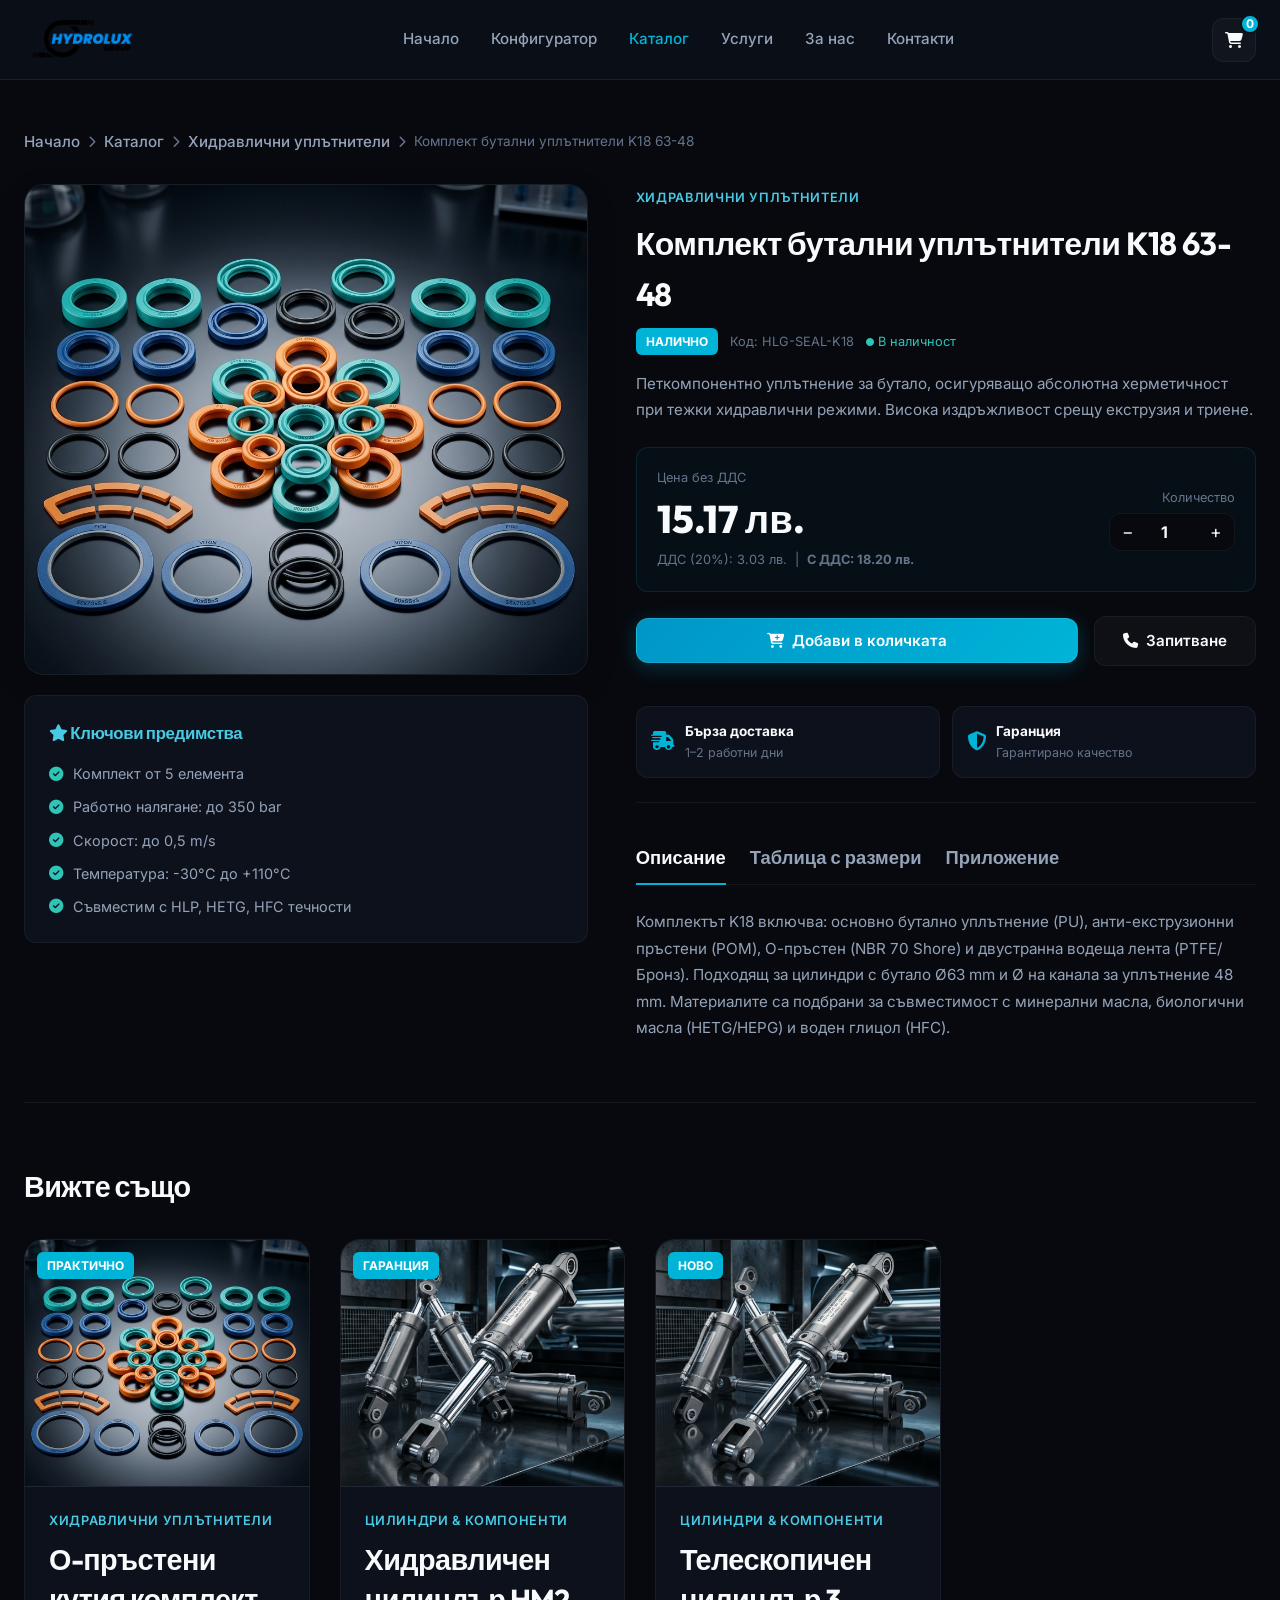
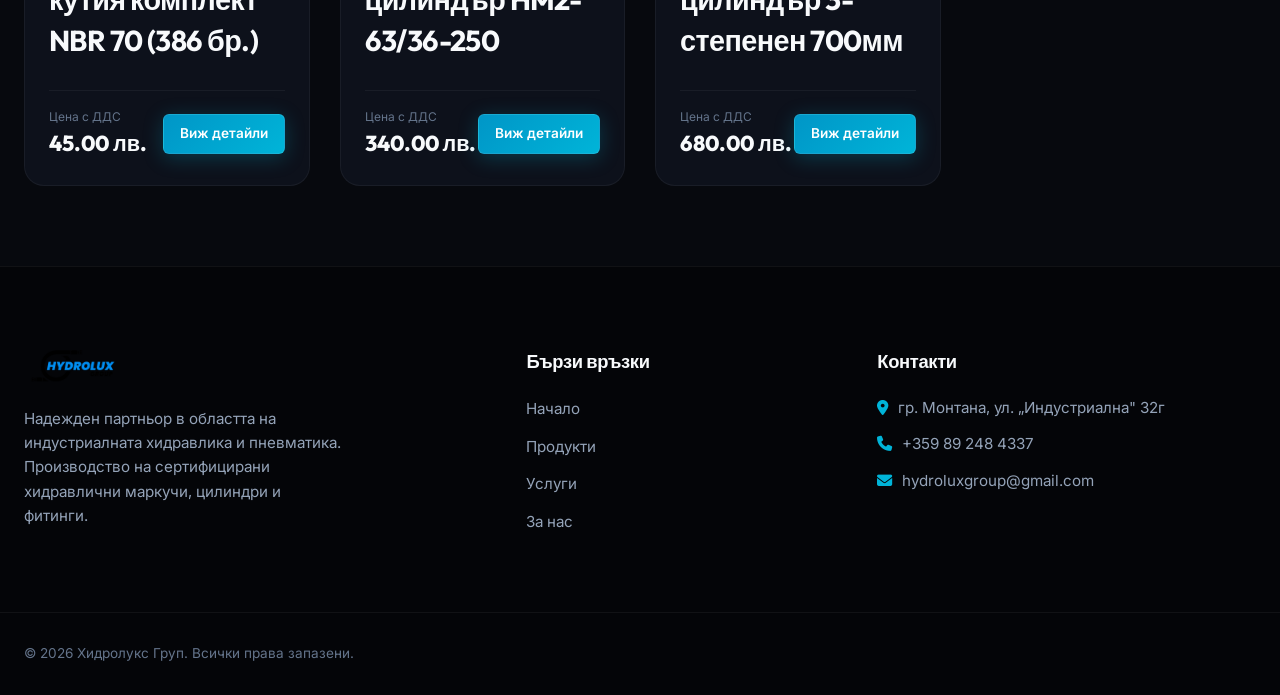
<file: product-5.html>
<!DOCTYPE html>
<html lang="bg">
<head>
  <meta charset="UTF-8">
  <meta name="viewport" content="width=device-width, initial-scale=1.0">
  <title>Комплект бутални уплътнители K18 63-48 | Хидролукс Груп Монтана</title>
  <meta name="description" content="Петкомпонентно уплътнение за бутало, осигуряващо абсолютна херметичност при тежки хидравлични режими. Висока издръжливост срещу екструзия и триене.">
  <link rel="stylesheet" href="https://cdnjs.cloudflare.com/ajax/libs/font-awesome/6.4.0/css/all.min.css">
  <link rel="stylesheet" href="style.css">
</head>
<body>

<!-- Header -->
<header id="main-header">
  <div class="container nav-container">
    <a href="index.html" class="logo"><img src="assets/logo.png" alt="Хидролукс Груп" class="logo-img"></a>
    <nav id="nav-links">
      
<a href="index.html">Начало</a>
<a href="index.html#configurator">Конфигуратор</a>
<a href="index.html#catalog" class="active">Каталог</a>
<a href="index.html#services">Услуги</a>
<a href="index.html#about">За нас</a>
<a href="index.html#contact">Контакти</a>

    </nav>
    <div class="nav-right">
      <a href="index.html#cart" class="cart-trigger" id="cart-btn" aria-label="Количка">
        <i class="fa-solid fa-cart-shopping"></i>
        <span class="cart-count" id="cart-count">0</span>
      </a>
      <div class="menu-toggle" id="menu-toggle"><i class="fa-solid fa-bars"></i></div>
    </div>
  </div>
</header>

<!-- Product Page -->
<main class="product-page-container">
  <div class="container">

    <!-- Breadcrumb -->
    <nav class="breadcrumb" aria-label="breadcrumb">
      <a href="index.html">Начало</a>
      <i class="fa-solid fa-chevron-right"></i>
      <a href="index.html#catalog">Каталог</a>
      <i class="fa-solid fa-chevron-right"></i>
      <a href="index.html#catalog">Хидравлични уплътнители</a>
      <i class="fa-solid fa-chevron-right"></i>
      <span>Комплект бутални уплътнители K18 63-48</span>
    </nav>

    <!-- Main product grid -->
    <div class="product-page-grid">

      <!-- LEFT: Gallery & Benefits -->
      <div class="product-gallery">
        <div class="product-gallery-main">
          <img src="assets/seals.png" alt="Комплект бутални уплътнители K18 63-48">
        </div>
        <div class="product-benefits">
          <h5><i class="fa-solid fa-star"></i> Ключови предимства</h5>
          <ul class="benefits-list">
            <li><i class="fa-solid fa-circle-check"></i> Комплект от 5 елемента</li><li><i class="fa-solid fa-circle-check"></i> Работно налягане: до 350 bar</li><li><i class="fa-solid fa-circle-check"></i> Скорост: до 0,5 m/s</li><li><i class="fa-solid fa-circle-check"></i> Температура: -30°C до +110°C</li><li><i class="fa-solid fa-circle-check"></i> Съвместим с HLP, HETG, HFC течности</li>
          </ul>
        </div>
      </div>

      <!-- RIGHT: Info & Buy -->
      <div class="product-info-panel">
        <span class="product-category">Хидравлични уплътнители</span>
        <h1 style="font-size:2rem; margin-top:8px; margin-bottom:8px;">Комплект бутални уплътнители K18 63-48</h1>
        <div style="display:flex; align-items:center; gap:12px; margin-bottom:16px; flex-wrap:wrap;">
          <span class="product-tag" style="position:static;">Налично</span>
          <span style="font-size:0.8rem; color:var(--text-muted);">Код: HLG-SEAL-K18</span>
          <span style="font-size:0.8rem; color:var(--accent-success); display:flex; align-items:center; gap:4px;">
            <i class="fa-solid fa-circle" style="font-size:0.5rem;"></i> В наличност
          </span>
        </div>

        <p style="color:var(--text-secondary); font-size:0.95rem; line-height:1.7; margin-bottom:24px;">Петкомпонентно уплътнение за бутало, осигуряващо абсолютна херметичност при тежки хидравлични режими. Висока издръжливост срещу екструзия и триене.</p>

        <!-- Price block -->
        <div class="price-block">
          <div>
            <div style="font-size:0.8rem; color:var(--text-muted);">Цена без ДДС</div>
            <div style="font-size:2.4rem; font-family:var(--font-heading); font-weight:800;">15.17 лв.</div>
            <div style="font-size:0.8rem; color:var(--text-muted);">ДДС (20%): 3.03 лв. &nbsp;|&nbsp; <strong>С ДДС: 18.20 лв.</strong></div>
          </div>
          <div style="text-align:right;">
            <div style="font-size:0.8rem; color:var(--text-muted); margin-bottom:4px;">Количество</div>
            <div class="qty-control" style="display:flex; border:1px solid var(--border-color); border-radius:var(--radius-md); overflow:hidden; width:fit-content; margin-left:auto;">
              <span class="qty-btn" id="qty-minus" style="width:36px; height:36px; display:flex; align-items:center; justify-content:center; cursor:pointer; font-size:1.1rem;">−</span>
              <input type="number" id="page-qty-input" value="1" min="1" style="width:52px; text-align:center; border:none; outline:none; font-weight:700; font-size:1rem; background:transparent; color:var(--text-primary);">
              <span class="qty-btn" id="qty-plus" style="width:36px; height:36px; display:flex; align-items:center; justify-content:center; cursor:pointer; font-size:1.1rem;">+</span>
            </div>
          </div>
        </div>

        <!-- Buy buttons -->
        <div class="buy-actions">
          <button class="btn btn-primary" style="flex:1;" id="add-to-cart-btn">
            <i class="fa-solid fa-cart-plus"></i> Добави в количката
          </button>
          <a href="index.html#contact" class="btn btn-secondary">
            <i class="fa-solid fa-phone"></i> Запитване
          </a>
        </div>

        <!-- Delivery info -->
        <div style="display:grid; grid-template-columns:1fr 1fr; gap:12px; margin-bottom:24px;">
          <div style="background:var(--bg-secondary); border:1px solid var(--border-color); border-radius:var(--radius-md); padding:14px; display:flex; gap:10px; align-items:center;">
            <i class="fa-solid fa-truck-fast" style="color:var(--accent-primary); font-size:1.2rem;"></i>
            <div>
              <div style="font-weight:700; font-size:0.85rem;">Бърза доставка</div>
              <div style="font-size:0.78rem; color:var(--text-muted);">1–2 работни дни</div>
            </div>
          </div>
          <div style="background:var(--bg-secondary); border:1px solid var(--border-color); border-radius:var(--radius-md); padding:14px; display:flex; gap:10px; align-items:center;">
            <i class="fa-solid fa-shield-halved" style="color:var(--accent-primary); font-size:1.2rem;"></i>
            <div>
              <div style="font-weight:700; font-size:0.85rem;">Гаранция</div>
              <div style="font-size:0.78rem; color:var(--text-muted);">Гарантирано качество</div>
            </div>
          </div>
        </div>

        <!-- Tab section: Description / Dimensions / Compatibility -->
        <div class="product-tab-section">
          <div class="tab-headers">
            <span class="tab-header active" data-tab="desc">Описание</span>
            <span class="tab-header" data-tab="dims">Таблица с размери</span>
            <span class="tab-header" data-tab="compat">Приложение</span>
          </div>

          <div class="tab-panel" id="tab-desc">
            <p style="color:var(--text-secondary); font-size:0.95rem; line-height:1.75;">Комплектът K18 включва: основно бутално уплътнение (PU), анти-екструзионни пръстени (POM), О-пръстен (NBR 70 Shore) и двустранна водеща лента (PTFE/Бронз). Подходящ за цилиндри с бутало Ø63 mm и Ø на канала за уплътнение 48 mm. Материалите са подбрани за съвместимост с минерални масла, биологични масла (HETG/HEPG) и воден глицол (HFC).</p>
          </div>

          <div class="tab-panel" id="tab-dims" style="display:none;">
            <p style="color:var(--text-muted); font-size:0.85rem; margin-bottom:12px;">
              <i class="fa-solid fa-circle-info" style="color:var(--accent-primary);"></i>
              Кликнете върху ред от таблицата, за да го маркирате. Данните са съгласно стандартите на производителя.
            </p>
            <div class="tech-table-container">
              <table class="tech-table">
                <thead>
                  <tr><th>Бутало Ø (mm)</th><th>Канал Ø (mm)</th><th>Широчина B (mm)</th><th>Дълбочина H (mm)</th><th>Материал</th><th>Раб. налягане (bar)</th></tr>
                </thead>
                <tbody>
                  <tr><td>40</td><td>26</td><td>15,5</td><td>7,0</td><td>PU+NBR+POM</td><td>350</td></tr><tr><td>50</td><td>36</td><td>17,5</td><td>7,0</td><td>PU+NBR+POM</td><td>350</td></tr><tr><td>63</td><td>48</td><td>20,5</td><td>8,0</td><td>PU+NBR+POM</td><td>350</td></tr><tr><td>80</td><td>62</td><td>22,5</td><td>9,0</td><td>PU+NBR+POM</td><td>350</td></tr><tr><td>100</td><td>80</td><td>25,0</td><td>10,0</td><td>PU+NBR+POM</td><td>320</td></tr><tr><td>125</td><td>103</td><td>28,0</td><td>11,0</td><td>PU+NBR+POM</td><td>300</td></tr><tr><td>160</td><td>135</td><td>32,0</td><td>12,5</td><td>PU+NBR+POM</td><td>280</td></tr><tr><td>200</td><td>172</td><td>36,0</td><td>14,0</td><td>PU+NBR+POM</td><td>250</td></tr>
                </tbody>
              </table>
            </div>
            <p style="font-size:0.8rem; color:var(--text-muted); margin-top:8px;">
              * Всички размери са номинални. При поръчки над стандартни размери, моля свържете се с нас.
            </p>
          </div>

          <div class="tab-panel" id="tab-compat" style="display:none;">
            <div style="display:grid; grid-template-columns:1fr 1fr; gap:16px;">
              <div style="background:var(--bg-secondary); border:1px solid var(--border-color); border-radius:var(--radius-md); padding:20px;">
                <h5 style="margin-bottom:12px; display:flex; align-items:center; gap:8px; color:var(--accent-secondary);">
                  <i class="fa-solid fa-industry"></i> Индустриално приложение
                </h5>
                <ul style="list-style:none; display:flex; flex-direction:column; gap:8px; font-size:0.85rem; color:var(--text-secondary);">
                  <li><i class="fa-solid fa-check" style="color:var(--accent-success); margin-right:6px;"></i> Хидравлични преси и щанци</li>
                  <li><i class="fa-solid fa-check" style="color:var(--accent-success); margin-right:6px;"></i> Строителна и земеделска техника</li>
                  <li><i class="fa-solid fa-check" style="color:var(--accent-success); margin-right:6px;"></i> Мобилни хидравлични агрегати</li>
                  <li><i class="fa-solid fa-check" style="color:var(--accent-success); margin-right:6px;"></i> Минна и сондажна техника</li>
                </ul>
              </div>
              <div style="background:var(--bg-secondary); border:1px solid var(--border-color); border-radius:var(--radius-md); padding:20px;">
                <h5 style="margin-bottom:12px; display:flex; align-items:center; gap:8px; color:var(--accent-secondary);">
                  <i class="fa-solid fa-flask"></i> Съвместими течности
                </h5>
                <ul style="list-style:none; display:flex; flex-direction:column; gap:8px; font-size:0.85rem; color:var(--text-secondary);">
                  <li><i class="fa-solid fa-check" style="color:var(--accent-success); margin-right:6px;"></i> Минерални масла (HLP, HM)</li>
                  <li><i class="fa-solid fa-check" style="color:var(--accent-success); margin-right:6px;"></i> Биологично разградими масла (HETG)</li>
                  <li><i class="fa-solid fa-check" style="color:var(--accent-success); margin-right:6px;"></i> Воден глицол (HFC)</li>
                  <li><i class="fa-solid fa-check" style="color:var(--accent-success); margin-right:6px;"></i> Водни емулсии (HFA, HFB)</li>
                </ul>
              </div>
            </div>
          </div>
        </div>
      </div>
    </div>

    <!-- Related Products -->
    <div class="related-products-section">
      <h3>Вижте също</h3>
      <div class="products-grid" style="grid-template-columns:repeat(auto-fill,minmax(280px,1fr));">
        
<div class="product-card">
  <div class="product-image-container">
    <img src="assets/seals.png" alt="О-пръстени кутия комплект NBR 70 (386 бр.)">
    <span class="product-tag">Практично</span>
  </div>
  <div class="product-details">
    <span class="product-category">Хидравлични уплътнители</span>
    <h3 class="product-title">О-пръстени кутия комплект NBR 70 (386 бр.)</h3>
    <div class="product-footer">
      <div class="product-price-block">
        <span class="product-price-label">Цена с ДДС</span>
        <span class="product-price">45.00 лв.</span>
      </div>
      <a href="product-6.html" class="btn btn-primary btn-sm">Виж детайли</a>
    </div>
  </div>
</div>
<div class="product-card">
  <div class="product-image-container">
    <img src="assets/cylinders.png" alt="Хидравличен цилиндър HM2-63/36-250">
    <span class="product-tag">Гаранция</span>
  </div>
  <div class="product-details">
    <span class="product-category">Цилиндри & Компоненти</span>
    <h3 class="product-title">Хидравличен цилиндър HM2-63/36-250</h3>
    <div class="product-footer">
      <div class="product-price-block">
        <span class="product-price-label">Цена с ДДС</span>
        <span class="product-price">340.00 лв.</span>
      </div>
      <a href="product-3.html" class="btn btn-primary btn-sm">Виж детайли</a>
    </div>
  </div>
</div>
<div class="product-card">
  <div class="product-image-container">
    <img src="assets/cylinders.png" alt="Телескопичен цилиндър 3-степенен 700мм">
    <span class="product-tag">Ново</span>
  </div>
  <div class="product-details">
    <span class="product-category">Цилиндри & Компоненти</span>
    <h3 class="product-title">Телескопичен цилиндър 3-степенен 700мм</h3>
    <div class="product-footer">
      <div class="product-price-block">
        <span class="product-price-label">Цена с ДДС</span>
        <span class="product-price">680.00 лв.</span>
      </div>
      <a href="product-4.html" class="btn btn-primary btn-sm">Виж детайли</a>
    </div>
  </div>
</div>
      </div>
    </div>

  </div><!-- /container -->
</main>

<!-- Footer -->
<footer>
  <div class="container footer-grid">
    <div class="footer-brand">
      <img src="assets/logo.png" alt="Хидролукс Груп" class="logo-img" style="margin-bottom: 20px; max-height: 40px;">
      <p>Надежден партньор в областта на индустриалната хидравлика и пневматика. Производство на сертифицирани хидравлични маркучи, цилиндри и фитинги.</p>
    </div>
    <div class="footer-links">
      <h4>Бързи връзки</h4>
      <ul>
        <li><a href="index.html">Начало</a></li>
        <li><a href="index.html#catalog">Продукти</a></li>
        <li><a href="index.html#services">Услуги</a></li>
        <li><a href="index.html#about">За нас</a></li>
      </ul>
    </div>
    <div class="footer-contact">
      <h4>Контакти</h4>
      <ul>
        <li><i class="fa-solid fa-location-dot"></i> гр. Монтана, ул. „Индустриална" 32г</li>
        <li><i class="fa-solid fa-phone"></i> +359 89 248 4337</li>
        <li><i class="fa-solid fa-envelope"></i> hydroluxgroup@gmail.com</li>
      </ul>
    </div>
  </div>
  <div class="container footer-bottom">
    <p>&copy; 2026 Хидролукс Груп. Всички права запазени.</p>
  </div>
</footer>

<script>
  // Inline product data for this page
  var PAGE_PRODUCT = {"id": 5, "title": "Комплект бутални уплътнители K18 63-48", "category": "seals", "categoryName": "Хидравлични уплътнители", "price": 18.2, "image": "assets/seals.png", "specs": {"Бутало Ø (mm)": "40", "Канал Ø (mm)": "26", "Широчина B (mm)": "15,5", "Дълбочина H (mm)": "7,0", "Материал": "PU+NBR+POM", "Раб. налягане (bar)": "350"}, "description": "Петкомпонентно уплътнение за бутало, осигуряващо абсолютна херметичност при тежки хидравлични режими. Висока издръжливост срещу екструзия и триене."};
</script>
<script src="product-page.js"></script>
<script>
  document.getElementById('add-to-cart-btn').addEventListener('click', function() {
    var qty = parseInt(document.getElementById('page-qty-input').value, 10) || 1;
    addPageProductToCart(PAGE_PRODUCT, qty);
  });
</script>
</body>
</html>
</file>
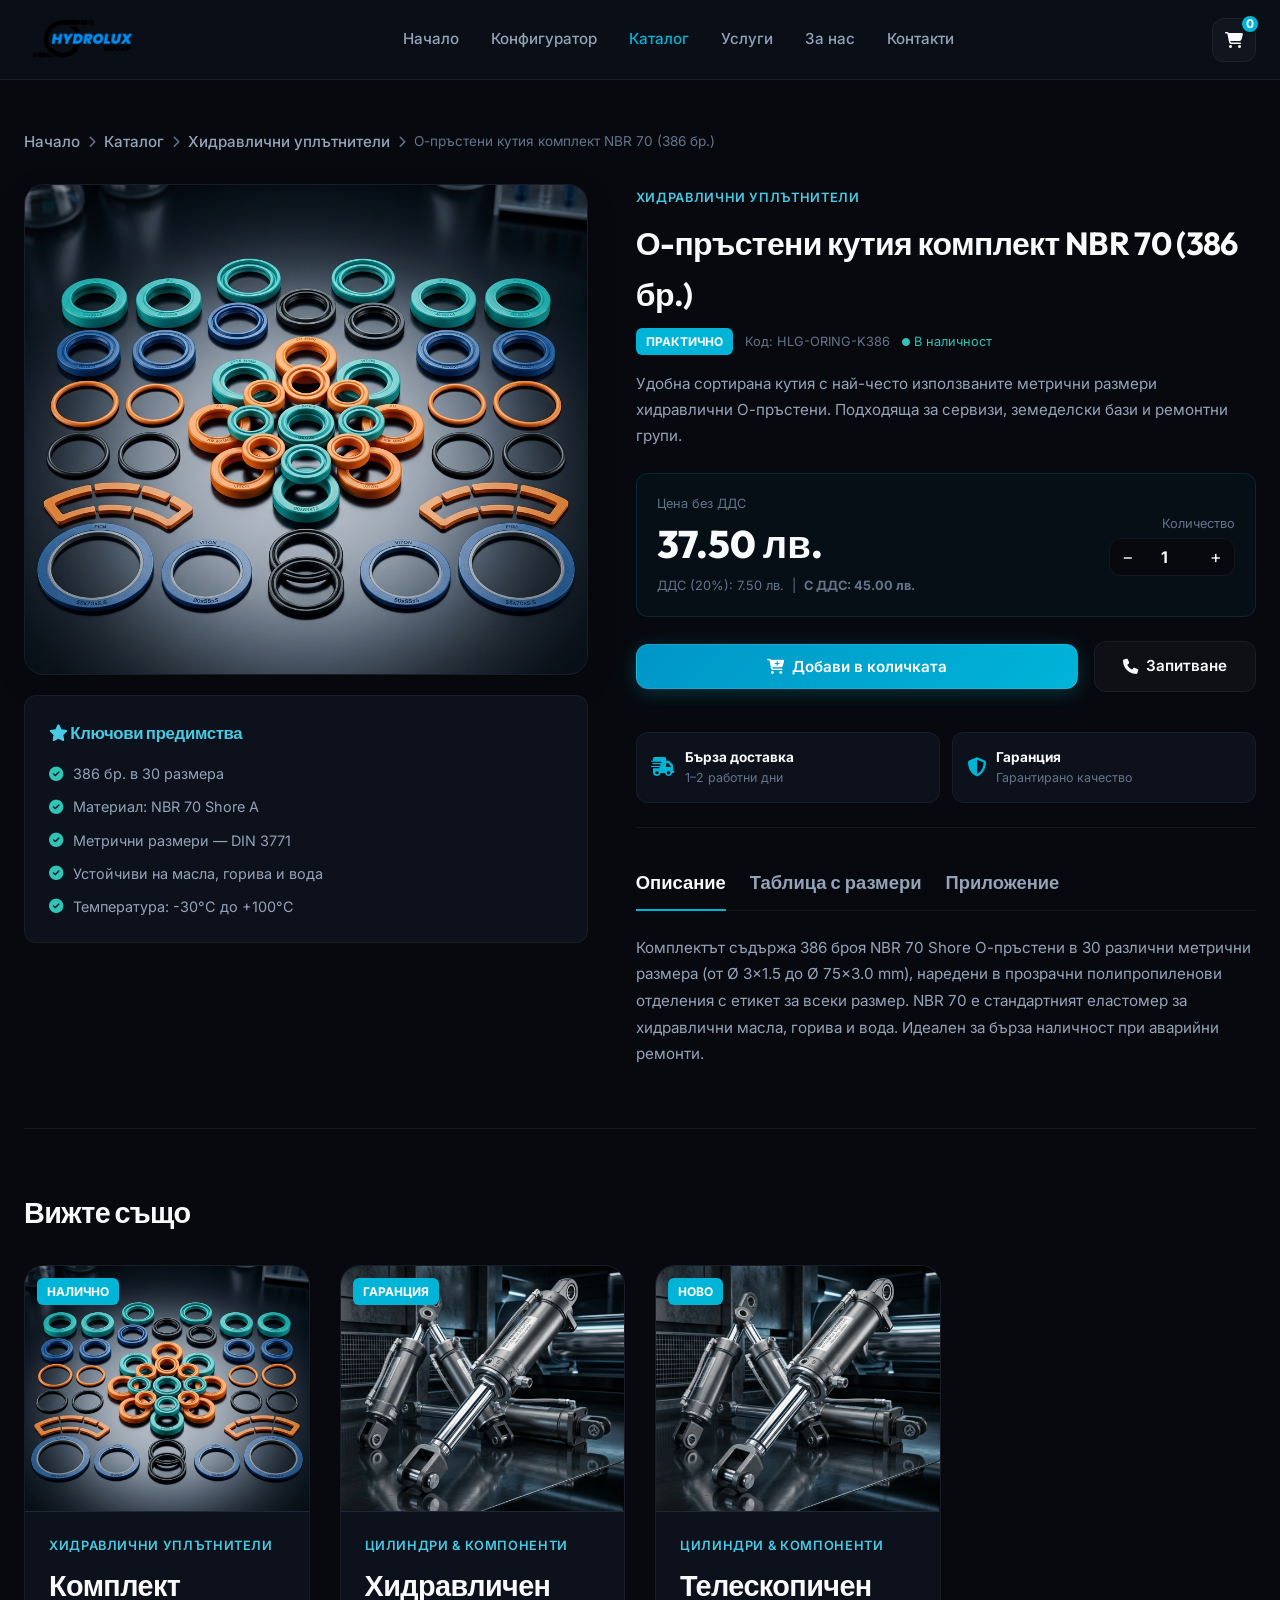
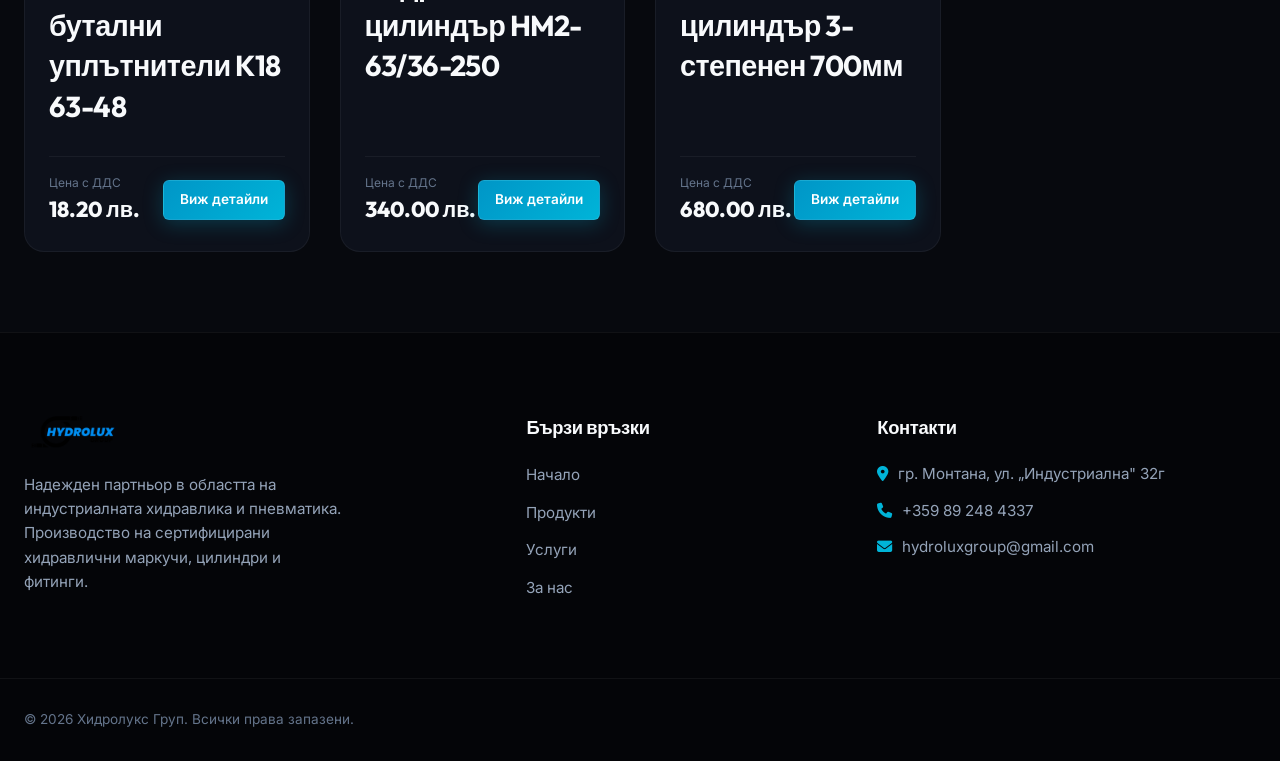
<file: product-6.html>
<!DOCTYPE html>
<html lang="bg">
<head>
  <meta charset="UTF-8">
  <meta name="viewport" content="width=device-width, initial-scale=1.0">
  <title>О-пръстени кутия комплект NBR 70 (386 бр.) | Хидролукс Груп Монтана</title>
  <meta name="description" content="Удобна сортирана кутия с най-често използваните метрични размери хидравлични О-пръстени. Подходяща за сервизи, земеделски бази и ремонтни групи.">
  <link rel="stylesheet" href="https://cdnjs.cloudflare.com/ajax/libs/font-awesome/6.4.0/css/all.min.css">
  <link rel="stylesheet" href="style.css">
</head>
<body>

<!-- Header -->
<header id="main-header">
  <div class="container nav-container">
    <a href="index.html" class="logo"><img src="assets/logo.png" alt="Хидролукс Груп" class="logo-img"></a>
    <nav id="nav-links">
      
<a href="index.html">Начало</a>
<a href="index.html#configurator">Конфигуратор</a>
<a href="index.html#catalog" class="active">Каталог</a>
<a href="index.html#services">Услуги</a>
<a href="index.html#about">За нас</a>
<a href="index.html#contact">Контакти</a>

    </nav>
    <div class="nav-right">
      <a href="index.html#cart" class="cart-trigger" id="cart-btn" aria-label="Количка">
        <i class="fa-solid fa-cart-shopping"></i>
        <span class="cart-count" id="cart-count">0</span>
      </a>
      <div class="menu-toggle" id="menu-toggle"><i class="fa-solid fa-bars"></i></div>
    </div>
  </div>
</header>

<!-- Product Page -->
<main class="product-page-container">
  <div class="container">

    <!-- Breadcrumb -->
    <nav class="breadcrumb" aria-label="breadcrumb">
      <a href="index.html">Начало</a>
      <i class="fa-solid fa-chevron-right"></i>
      <a href="index.html#catalog">Каталог</a>
      <i class="fa-solid fa-chevron-right"></i>
      <a href="index.html#catalog">Хидравлични уплътнители</a>
      <i class="fa-solid fa-chevron-right"></i>
      <span>О-пръстени кутия комплект NBR 70 (386 бр.)</span>
    </nav>

    <!-- Main product grid -->
    <div class="product-page-grid">

      <!-- LEFT: Gallery & Benefits -->
      <div class="product-gallery">
        <div class="product-gallery-main">
          <img src="assets/seals.png" alt="О-пръстени кутия комплект NBR 70 (386 бр.)">
        </div>
        <div class="product-benefits">
          <h5><i class="fa-solid fa-star"></i> Ключови предимства</h5>
          <ul class="benefits-list">
            <li><i class="fa-solid fa-circle-check"></i> 386 бр. в 30 размера</li><li><i class="fa-solid fa-circle-check"></i> Материал: NBR 70 Shore A</li><li><i class="fa-solid fa-circle-check"></i> Метрични размери — DIN 3771</li><li><i class="fa-solid fa-circle-check"></i> Устойчиви на масла, горива и вода</li><li><i class="fa-solid fa-circle-check"></i> Температура: -30°C до +100°C</li>
          </ul>
        </div>
      </div>

      <!-- RIGHT: Info & Buy -->
      <div class="product-info-panel">
        <span class="product-category">Хидравлични уплътнители</span>
        <h1 style="font-size:2rem; margin-top:8px; margin-bottom:8px;">О-пръстени кутия комплект NBR 70 (386 бр.)</h1>
        <div style="display:flex; align-items:center; gap:12px; margin-bottom:16px; flex-wrap:wrap;">
          <span class="product-tag" style="position:static;">Практично</span>
          <span style="font-size:0.8rem; color:var(--text-muted);">Код: HLG-ORING-K386</span>
          <span style="font-size:0.8rem; color:var(--accent-success); display:flex; align-items:center; gap:4px;">
            <i class="fa-solid fa-circle" style="font-size:0.5rem;"></i> В наличност
          </span>
        </div>

        <p style="color:var(--text-secondary); font-size:0.95rem; line-height:1.7; margin-bottom:24px;">Удобна сортирана кутия с най-често използваните метрични размери хидравлични О-пръстени. Подходяща за сервизи, земеделски бази и ремонтни групи.</p>

        <!-- Price block -->
        <div class="price-block">
          <div>
            <div style="font-size:0.8rem; color:var(--text-muted);">Цена без ДДС</div>
            <div style="font-size:2.4rem; font-family:var(--font-heading); font-weight:800;">37.50 лв.</div>
            <div style="font-size:0.8rem; color:var(--text-muted);">ДДС (20%): 7.50 лв. &nbsp;|&nbsp; <strong>С ДДС: 45.00 лв.</strong></div>
          </div>
          <div style="text-align:right;">
            <div style="font-size:0.8rem; color:var(--text-muted); margin-bottom:4px;">Количество</div>
            <div class="qty-control" style="display:flex; border:1px solid var(--border-color); border-radius:var(--radius-md); overflow:hidden; width:fit-content; margin-left:auto;">
              <span class="qty-btn" id="qty-minus" style="width:36px; height:36px; display:flex; align-items:center; justify-content:center; cursor:pointer; font-size:1.1rem;">−</span>
              <input type="number" id="page-qty-input" value="1" min="1" style="width:52px; text-align:center; border:none; outline:none; font-weight:700; font-size:1rem; background:transparent; color:var(--text-primary);">
              <span class="qty-btn" id="qty-plus" style="width:36px; height:36px; display:flex; align-items:center; justify-content:center; cursor:pointer; font-size:1.1rem;">+</span>
            </div>
          </div>
        </div>

        <!-- Buy buttons -->
        <div class="buy-actions">
          <button class="btn btn-primary" style="flex:1;" id="add-to-cart-btn">
            <i class="fa-solid fa-cart-plus"></i> Добави в количката
          </button>
          <a href="index.html#contact" class="btn btn-secondary">
            <i class="fa-solid fa-phone"></i> Запитване
          </a>
        </div>

        <!-- Delivery info -->
        <div style="display:grid; grid-template-columns:1fr 1fr; gap:12px; margin-bottom:24px;">
          <div style="background:var(--bg-secondary); border:1px solid var(--border-color); border-radius:var(--radius-md); padding:14px; display:flex; gap:10px; align-items:center;">
            <i class="fa-solid fa-truck-fast" style="color:var(--accent-primary); font-size:1.2rem;"></i>
            <div>
              <div style="font-weight:700; font-size:0.85rem;">Бърза доставка</div>
              <div style="font-size:0.78rem; color:var(--text-muted);">1–2 работни дни</div>
            </div>
          </div>
          <div style="background:var(--bg-secondary); border:1px solid var(--border-color); border-radius:var(--radius-md); padding:14px; display:flex; gap:10px; align-items:center;">
            <i class="fa-solid fa-shield-halved" style="color:var(--accent-primary); font-size:1.2rem;"></i>
            <div>
              <div style="font-weight:700; font-size:0.85rem;">Гаранция</div>
              <div style="font-size:0.78rem; color:var(--text-muted);">Гарантирано качество</div>
            </div>
          </div>
        </div>

        <!-- Tab section: Description / Dimensions / Compatibility -->
        <div class="product-tab-section">
          <div class="tab-headers">
            <span class="tab-header active" data-tab="desc">Описание</span>
            <span class="tab-header" data-tab="dims">Таблица с размери</span>
            <span class="tab-header" data-tab="compat">Приложение</span>
          </div>

          <div class="tab-panel" id="tab-desc">
            <p style="color:var(--text-secondary); font-size:0.95rem; line-height:1.75;">Комплектът съдържа 386 броя NBR 70 Shore О-пръстени в 30 различни метрични размера (от Ø 3×1.5 до Ø 75×3.0 mm), наредени в прозрачни полипропиленови отделения с етикет за всеки размер. NBR 70 е стандартният еластомер за хидравлични масла, горива и вода. Идеален за бърза наличност при аварийни ремонти.</p>
          </div>

          <div class="tab-panel" id="tab-dims" style="display:none;">
            <p style="color:var(--text-muted); font-size:0.85rem; margin-bottom:12px;">
              <i class="fa-solid fa-circle-info" style="color:var(--accent-primary);"></i>
              Кликнете върху ред от таблицата, за да го маркирате. Данните са съгласно стандартите на производителя.
            </p>
            <div class="tech-table-container">
              <table class="tech-table">
                <thead>
                  <tr><th>Размер (d1 × d2 mm)</th><th>Брой в кутията</th><th>Работна среда</th><th>Макс. налягане (bar)</th><th>Твърдост (Shore A)</th></tr>
                </thead>
                <tbody>
                  <tr><td>3,0 × 1,5</td><td>20</td><td>Масло, Вода</td><td>400</td><td>70</td></tr><tr><td>4,0 × 1,5</td><td>20</td><td>Масло, Вода</td><td>400</td><td>70</td></tr><tr><td>5,0 × 1,5</td><td>20</td><td>Масло, Вода</td><td>400</td><td>70</td></tr><tr><td>6,0 × 1,5</td><td>15</td><td>Масло, Вода</td><td>400</td><td>70</td></tr><tr><td>7,0 × 1,5</td><td>15</td><td>Масло, Вода</td><td>400</td><td>70</td></tr><tr><td>8,0 × 1,5</td><td>15</td><td>Масло, Вода</td><td>400</td><td>70</td></tr><tr><td>10,0 × 2,0</td><td>15</td><td>Масло, Вода</td><td>350</td><td>70</td></tr><tr><td>12,0 × 2,0</td><td>15</td><td>Масло, Вода</td><td>350</td><td>70</td></tr><tr><td>14,0 × 2,0</td><td>10</td><td>Масло, Вода</td><td>350</td><td>70</td></tr><tr><td>16,0 × 2,0</td><td>10</td><td>Масло, Вода</td><td>350</td><td>70</td></tr><tr><td>18,0 × 2,0</td><td>10</td><td>Масло, Вода</td><td>350</td><td>70</td></tr><tr><td>20,0 × 2,5</td><td>10</td><td>Масло, Вода</td><td>300</td><td>70</td></tr><tr><td>25,0 × 2,5</td><td>8</td><td>Масло, Вода</td><td>300</td><td>70</td></tr><tr><td>30,0 × 3,0</td><td>8</td><td>Масло, Вода</td><td>280</td><td>70</td></tr><tr><td>40,0 × 3,0</td><td>6</td><td>Масло, Вода</td><td>280</td><td>70</td></tr><tr><td>50,0 × 3,0</td><td>5</td><td>Масло, Вода</td><td>260</td><td>70</td></tr><tr><td>63,0 × 3,0</td><td>4</td><td>Масло, Вода</td><td>260</td><td>70</td></tr><tr><td>75,0 × 3,0</td><td>4</td><td>Масло, Вода</td><td>250</td><td>70</td></tr>
                </tbody>
              </table>
            </div>
            <p style="font-size:0.8rem; color:var(--text-muted); margin-top:8px;">
              * Всички размери са номинални. При поръчки над стандартни размери, моля свържете се с нас.
            </p>
          </div>

          <div class="tab-panel" id="tab-compat" style="display:none;">
            <div style="display:grid; grid-template-columns:1fr 1fr; gap:16px;">
              <div style="background:var(--bg-secondary); border:1px solid var(--border-color); border-radius:var(--radius-md); padding:20px;">
                <h5 style="margin-bottom:12px; display:flex; align-items:center; gap:8px; color:var(--accent-secondary);">
                  <i class="fa-solid fa-industry"></i> Индустриално приложение
                </h5>
                <ul style="list-style:none; display:flex; flex-direction:column; gap:8px; font-size:0.85rem; color:var(--text-secondary);">
                  <li><i class="fa-solid fa-check" style="color:var(--accent-success); margin-right:6px;"></i> Хидравлични преси и щанци</li>
                  <li><i class="fa-solid fa-check" style="color:var(--accent-success); margin-right:6px;"></i> Строителна и земеделска техника</li>
                  <li><i class="fa-solid fa-check" style="color:var(--accent-success); margin-right:6px;"></i> Мобилни хидравлични агрегати</li>
                  <li><i class="fa-solid fa-check" style="color:var(--accent-success); margin-right:6px;"></i> Минна и сондажна техника</li>
                </ul>
              </div>
              <div style="background:var(--bg-secondary); border:1px solid var(--border-color); border-radius:var(--radius-md); padding:20px;">
                <h5 style="margin-bottom:12px; display:flex; align-items:center; gap:8px; color:var(--accent-secondary);">
                  <i class="fa-solid fa-flask"></i> Съвместими течности
                </h5>
                <ul style="list-style:none; display:flex; flex-direction:column; gap:8px; font-size:0.85rem; color:var(--text-secondary);">
                  <li><i class="fa-solid fa-check" style="color:var(--accent-success); margin-right:6px;"></i> Минерални масла (HLP, HM)</li>
                  <li><i class="fa-solid fa-check" style="color:var(--accent-success); margin-right:6px;"></i> Биологично разградими масла (HETG)</li>
                  <li><i class="fa-solid fa-check" style="color:var(--accent-success); margin-right:6px;"></i> Воден глицол (HFC)</li>
                  <li><i class="fa-solid fa-check" style="color:var(--accent-success); margin-right:6px;"></i> Водни емулсии (HFA, HFB)</li>
                </ul>
              </div>
            </div>
          </div>
        </div>
      </div>
    </div>

    <!-- Related Products -->
    <div class="related-products-section">
      <h3>Вижте също</h3>
      <div class="products-grid" style="grid-template-columns:repeat(auto-fill,minmax(280px,1fr));">
        
<div class="product-card">
  <div class="product-image-container">
    <img src="assets/seals.png" alt="Комплект бутални уплътнители K18 63-48">
    <span class="product-tag">Налично</span>
  </div>
  <div class="product-details">
    <span class="product-category">Хидравлични уплътнители</span>
    <h3 class="product-title">Комплект бутални уплътнители K18 63-48</h3>
    <div class="product-footer">
      <div class="product-price-block">
        <span class="product-price-label">Цена с ДДС</span>
        <span class="product-price">18.20 лв.</span>
      </div>
      <a href="product-5.html" class="btn btn-primary btn-sm">Виж детайли</a>
    </div>
  </div>
</div>
<div class="product-card">
  <div class="product-image-container">
    <img src="assets/cylinders.png" alt="Хидравличен цилиндър HM2-63/36-250">
    <span class="product-tag">Гаранция</span>
  </div>
  <div class="product-details">
    <span class="product-category">Цилиндри & Компоненти</span>
    <h3 class="product-title">Хидравличен цилиндър HM2-63/36-250</h3>
    <div class="product-footer">
      <div class="product-price-block">
        <span class="product-price-label">Цена с ДДС</span>
        <span class="product-price">340.00 лв.</span>
      </div>
      <a href="product-3.html" class="btn btn-primary btn-sm">Виж детайли</a>
    </div>
  </div>
</div>
<div class="product-card">
  <div class="product-image-container">
    <img src="assets/cylinders.png" alt="Телескопичен цилиндър 3-степенен 700мм">
    <span class="product-tag">Ново</span>
  </div>
  <div class="product-details">
    <span class="product-category">Цилиндри & Компоненти</span>
    <h3 class="product-title">Телескопичен цилиндър 3-степенен 700мм</h3>
    <div class="product-footer">
      <div class="product-price-block">
        <span class="product-price-label">Цена с ДДС</span>
        <span class="product-price">680.00 лв.</span>
      </div>
      <a href="product-4.html" class="btn btn-primary btn-sm">Виж детайли</a>
    </div>
  </div>
</div>
      </div>
    </div>

  </div><!-- /container -->
</main>

<!-- Footer -->
<footer>
  <div class="container footer-grid">
    <div class="footer-brand">
      <img src="assets/logo.png" alt="Хидролукс Груп" class="logo-img" style="margin-bottom: 20px; max-height: 40px;">
      <p>Надежден партньор в областта на индустриалната хидравлика и пневматика. Производство на сертифицирани хидравлични маркучи, цилиндри и фитинги.</p>
    </div>
    <div class="footer-links">
      <h4>Бързи връзки</h4>
      <ul>
        <li><a href="index.html">Начало</a></li>
        <li><a href="index.html#catalog">Продукти</a></li>
        <li><a href="index.html#services">Услуги</a></li>
        <li><a href="index.html#about">За нас</a></li>
      </ul>
    </div>
    <div class="footer-contact">
      <h4>Контакти</h4>
      <ul>
        <li><i class="fa-solid fa-location-dot"></i> гр. Монтана, ул. „Индустриална" 32г</li>
        <li><i class="fa-solid fa-phone"></i> +359 89 248 4337</li>
        <li><i class="fa-solid fa-envelope"></i> hydroluxgroup@gmail.com</li>
      </ul>
    </div>
  </div>
  <div class="container footer-bottom">
    <p>&copy; 2026 Хидролукс Груп. Всички права запазени.</p>
  </div>
</footer>

<script>
  // Inline product data for this page
  var PAGE_PRODUCT = {"id": 6, "title": "О-пръстени кутия комплект NBR 70 (386 бр.)", "category": "seals", "categoryName": "Хидравлични уплътнители", "price": 45.0, "image": "assets/seals.png", "specs": {"Размер (d1 × d2 mm)": "3,0 × 1,5", "Брой в кутията": "20", "Работна среда": "Масло, Вода", "Макс. налягане (bar)": "400", "Твърдост (Shore A)": "70"}, "description": "Удобна сортирана кутия с най-често използваните метрични размери хидравлични О-пръстени. Подходяща за сервизи, земеделски бази и ремонтни групи."};
</script>
<script src="product-page.js"></script>
<script>
  document.getElementById('add-to-cart-btn').addEventListener('click', function() {
    var qty = parseInt(document.getElementById('page-qty-input').value, 10) || 1;
    addPageProductToCart(PAGE_PRODUCT, qty);
  });
</script>
</body>
</html>
</file>
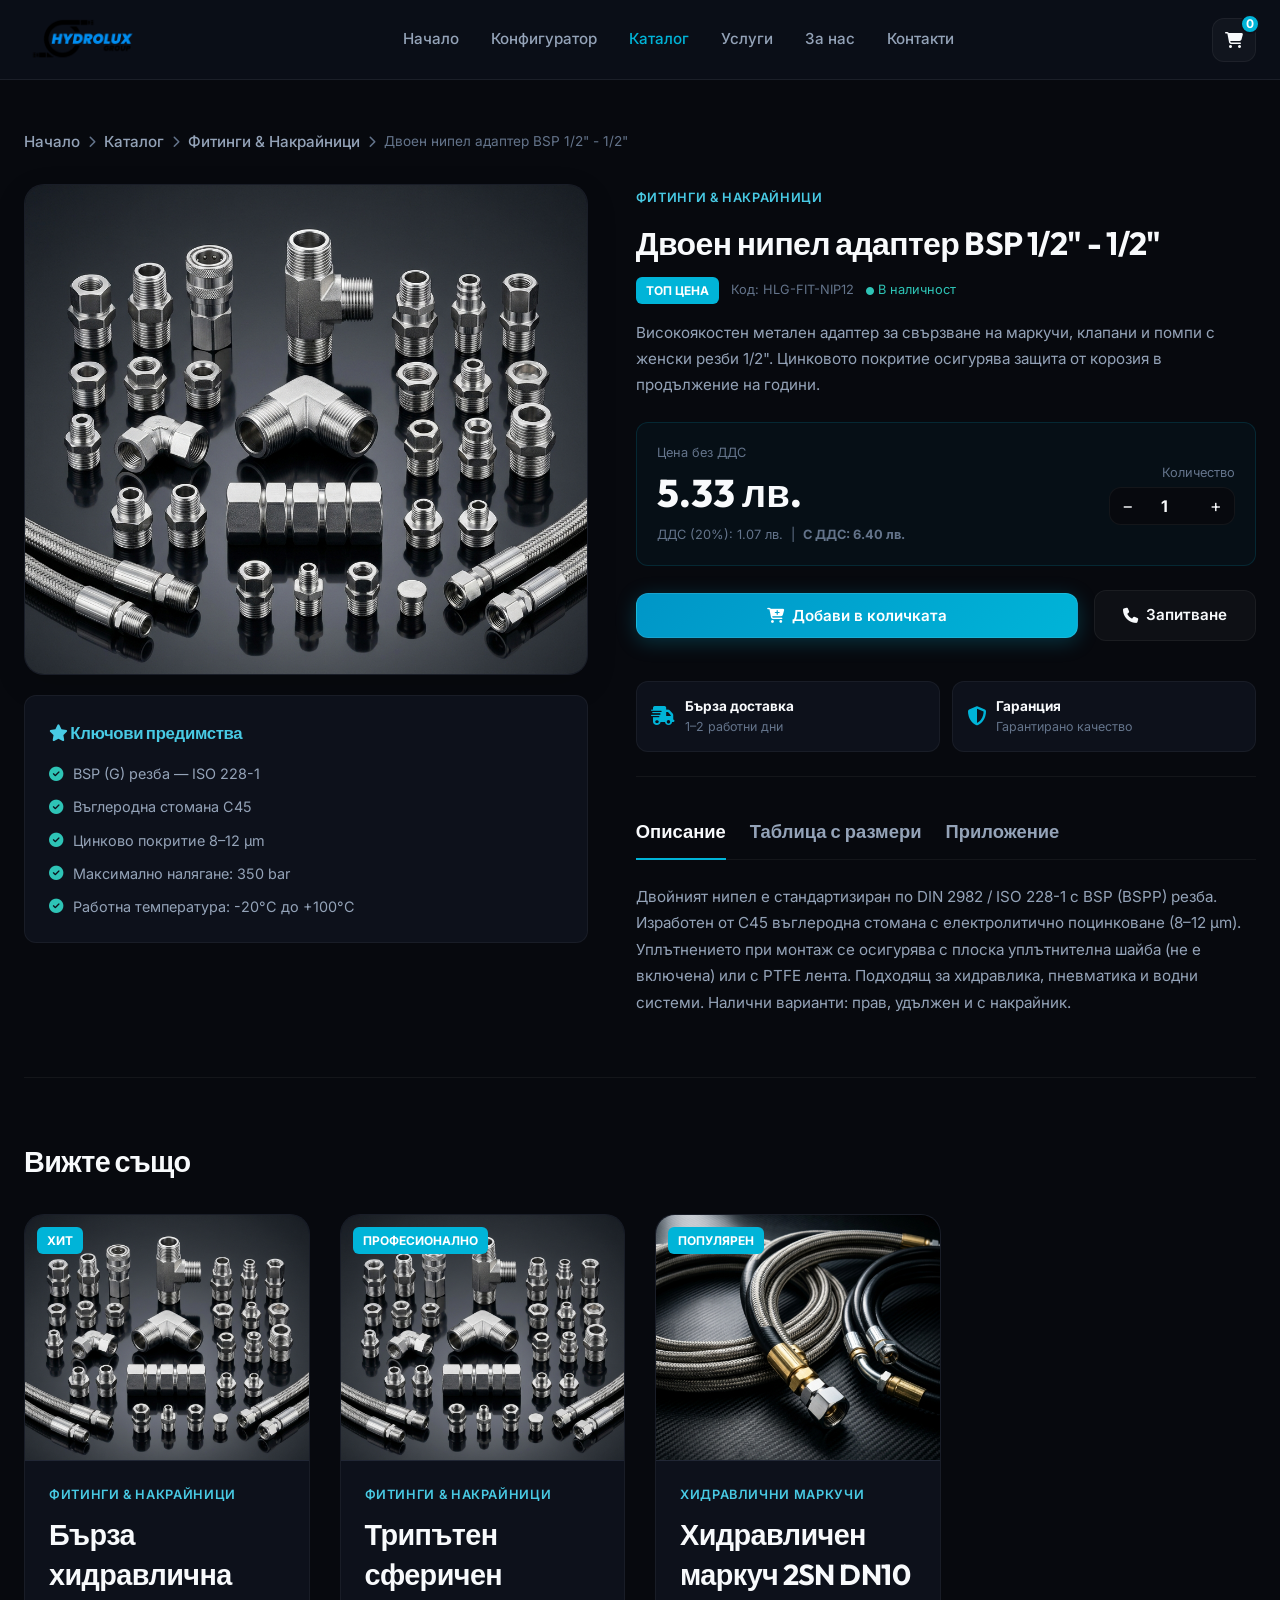
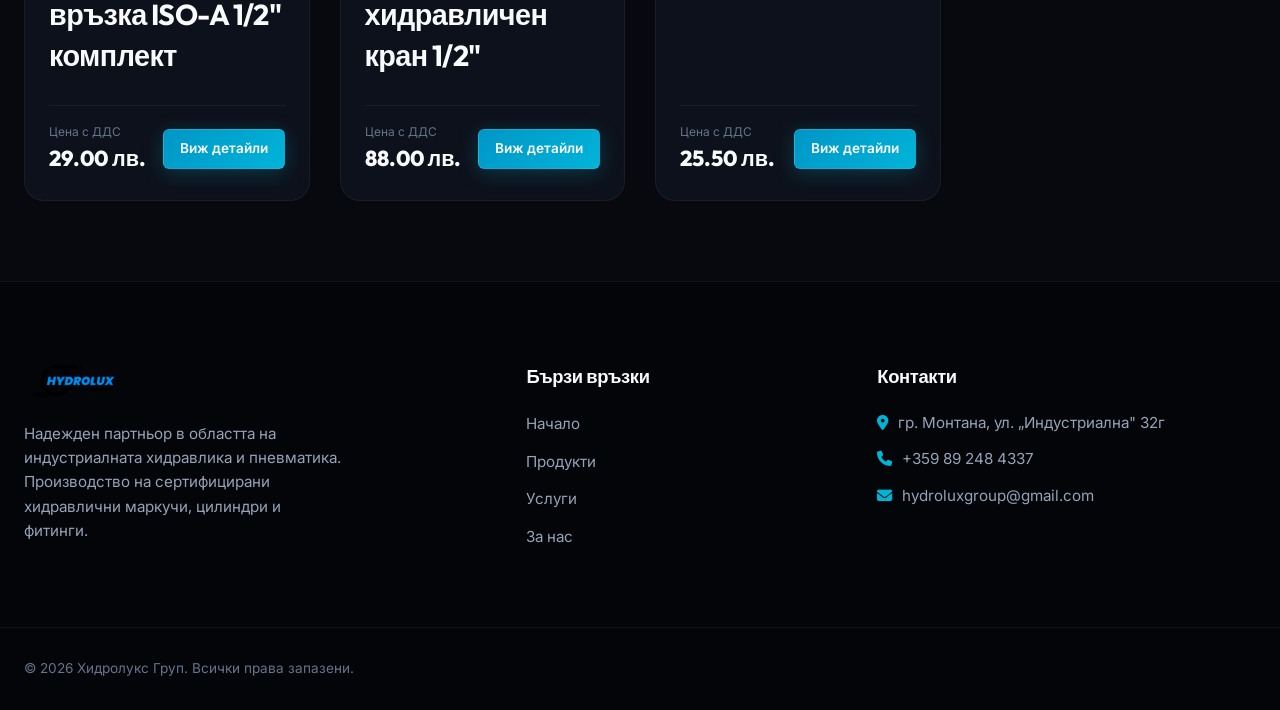
<file: product-7.html>
<!DOCTYPE html>
<html lang="bg">
<head>
  <meta charset="UTF-8">
  <meta name="viewport" content="width=device-width, initial-scale=1.0">
  <title>Двоен нипел адаптер BSP 1/2" - 1/2" | Хидролукс Груп Монтана</title>
  <meta name="description" content="Високоякостен метален адаптер за свързване на маркучи, клапани и помпи с женски резби 1/2". Цинковото покритие осигурява защита от корозия в продължение на">
  <link rel="stylesheet" href="https://cdnjs.cloudflare.com/ajax/libs/font-awesome/6.4.0/css/all.min.css">
  <link rel="stylesheet" href="style.css">
</head>
<body>

<!-- Header -->
<header id="main-header">
  <div class="container nav-container">
    <a href="index.html" class="logo"><img src="assets/logo.png" alt="Хидролукс Груп" class="logo-img"></a>
    <nav id="nav-links">
      
<a href="index.html">Начало</a>
<a href="index.html#configurator">Конфигуратор</a>
<a href="index.html#catalog" class="active">Каталог</a>
<a href="index.html#services">Услуги</a>
<a href="index.html#about">За нас</a>
<a href="index.html#contact">Контакти</a>

    </nav>
    <div class="nav-right">
      <a href="index.html#cart" class="cart-trigger" id="cart-btn" aria-label="Количка">
        <i class="fa-solid fa-cart-shopping"></i>
        <span class="cart-count" id="cart-count">0</span>
      </a>
      <div class="menu-toggle" id="menu-toggle"><i class="fa-solid fa-bars"></i></div>
    </div>
  </div>
</header>

<!-- Product Page -->
<main class="product-page-container">
  <div class="container">

    <!-- Breadcrumb -->
    <nav class="breadcrumb" aria-label="breadcrumb">
      <a href="index.html">Начало</a>
      <i class="fa-solid fa-chevron-right"></i>
      <a href="index.html#catalog">Каталог</a>
      <i class="fa-solid fa-chevron-right"></i>
      <a href="index.html#catalog">Фитинги & Накрайници</a>
      <i class="fa-solid fa-chevron-right"></i>
      <span>Двоен нипел адаптер BSP 1/2" - 1/2"</span>
    </nav>

    <!-- Main product grid -->
    <div class="product-page-grid">

      <!-- LEFT: Gallery & Benefits -->
      <div class="product-gallery">
        <div class="product-gallery-main">
          <img src="assets/fittings.png" alt="Двоен нипел адаптер BSP 1/2" - 1/2"">
        </div>
        <div class="product-benefits">
          <h5><i class="fa-solid fa-star"></i> Ключови предимства</h5>
          <ul class="benefits-list">
            <li><i class="fa-solid fa-circle-check"></i> BSP (G) резба — ISO 228-1</li><li><i class="fa-solid fa-circle-check"></i> Въглеродна стомана C45</li><li><i class="fa-solid fa-circle-check"></i> Цинково покритие 8–12 μm</li><li><i class="fa-solid fa-circle-check"></i> Максимално налягане: 350 bar</li><li><i class="fa-solid fa-circle-check"></i> Работна температура: -20°C до +100°C</li>
          </ul>
        </div>
      </div>

      <!-- RIGHT: Info & Buy -->
      <div class="product-info-panel">
        <span class="product-category">Фитинги & Накрайници</span>
        <h1 style="font-size:2rem; margin-top:8px; margin-bottom:8px;">Двоен нипел адаптер BSP 1/2" - 1/2"</h1>
        <div style="display:flex; align-items:center; gap:12px; margin-bottom:16px; flex-wrap:wrap;">
          <span class="product-tag" style="position:static;">Топ цена</span>
          <span style="font-size:0.8rem; color:var(--text-muted);">Код: HLG-FIT-NIP12</span>
          <span style="font-size:0.8rem; color:var(--accent-success); display:flex; align-items:center; gap:4px;">
            <i class="fa-solid fa-circle" style="font-size:0.5rem;"></i> В наличност
          </span>
        </div>

        <p style="color:var(--text-secondary); font-size:0.95rem; line-height:1.7; margin-bottom:24px;">Високоякостен метален адаптер за свързване на маркучи, клапани и помпи с женски резби 1/2". Цинковото покритие осигурява защита от корозия в продължение на години.</p>

        <!-- Price block -->
        <div class="price-block">
          <div>
            <div style="font-size:0.8rem; color:var(--text-muted);">Цена без ДДС</div>
            <div style="font-size:2.4rem; font-family:var(--font-heading); font-weight:800;">5.33 лв.</div>
            <div style="font-size:0.8rem; color:var(--text-muted);">ДДС (20%): 1.07 лв. &nbsp;|&nbsp; <strong>С ДДС: 6.40 лв.</strong></div>
          </div>
          <div style="text-align:right;">
            <div style="font-size:0.8rem; color:var(--text-muted); margin-bottom:4px;">Количество</div>
            <div class="qty-control" style="display:flex; border:1px solid var(--border-color); border-radius:var(--radius-md); overflow:hidden; width:fit-content; margin-left:auto;">
              <span class="qty-btn" id="qty-minus" style="width:36px; height:36px; display:flex; align-items:center; justify-content:center; cursor:pointer; font-size:1.1rem;">−</span>
              <input type="number" id="page-qty-input" value="1" min="1" style="width:52px; text-align:center; border:none; outline:none; font-weight:700; font-size:1rem; background:transparent; color:var(--text-primary);">
              <span class="qty-btn" id="qty-plus" style="width:36px; height:36px; display:flex; align-items:center; justify-content:center; cursor:pointer; font-size:1.1rem;">+</span>
            </div>
          </div>
        </div>

        <!-- Buy buttons -->
        <div class="buy-actions">
          <button class="btn btn-primary" style="flex:1;" id="add-to-cart-btn">
            <i class="fa-solid fa-cart-plus"></i> Добави в количката
          </button>
          <a href="index.html#contact" class="btn btn-secondary">
            <i class="fa-solid fa-phone"></i> Запитване
          </a>
        </div>

        <!-- Delivery info -->
        <div style="display:grid; grid-template-columns:1fr 1fr; gap:12px; margin-bottom:24px;">
          <div style="background:var(--bg-secondary); border:1px solid var(--border-color); border-radius:var(--radius-md); padding:14px; display:flex; gap:10px; align-items:center;">
            <i class="fa-solid fa-truck-fast" style="color:var(--accent-primary); font-size:1.2rem;"></i>
            <div>
              <div style="font-weight:700; font-size:0.85rem;">Бърза доставка</div>
              <div style="font-size:0.78rem; color:var(--text-muted);">1–2 работни дни</div>
            </div>
          </div>
          <div style="background:var(--bg-secondary); border:1px solid var(--border-color); border-radius:var(--radius-md); padding:14px; display:flex; gap:10px; align-items:center;">
            <i class="fa-solid fa-shield-halved" style="color:var(--accent-primary); font-size:1.2rem;"></i>
            <div>
              <div style="font-weight:700; font-size:0.85rem;">Гаранция</div>
              <div style="font-size:0.78rem; color:var(--text-muted);">Гарантирано качество</div>
            </div>
          </div>
        </div>

        <!-- Tab section: Description / Dimensions / Compatibility -->
        <div class="product-tab-section">
          <div class="tab-headers">
            <span class="tab-header active" data-tab="desc">Описание</span>
            <span class="tab-header" data-tab="dims">Таблица с размери</span>
            <span class="tab-header" data-tab="compat">Приложение</span>
          </div>

          <div class="tab-panel" id="tab-desc">
            <p style="color:var(--text-secondary); font-size:0.95rem; line-height:1.75;">Двойният нипел е стандартизиран по DIN 2982 / ISO 228-1 с BSP (BSPP) резба. Изработен от C45 въглеродна стомана с електролитично поцинковане (8–12 μm). Уплътнението при монтаж се осигурява с плоска уплътнителна шайба (не е включена) или с PTFE лента. Подходящ за хидравлика, пневматика и водни системи. Налични варианти: прав, удължен и с накрайник.</p>
          </div>

          <div class="tab-panel" id="tab-dims" style="display:none;">
            <p style="color:var(--text-muted); font-size:0.85rem; margin-bottom:12px;">
              <i class="fa-solid fa-circle-info" style="color:var(--accent-primary);"></i>
              Кликнете върху ред от таблицата, за да го маркирате. Данните са съгласно стандартите на производителя.
            </p>
            <div class="tech-table-container">
              <table class="tech-table">
                <thead>
                  <tr><th>Размер G (BSP)</th><th>Дюза L (mm)</th><th>Ключ SW (mm)</th><th>Раб. налягане (bar)</th><th>Тегло (g)</th></tr>
                </thead>
                <tbody>
                  <tr><td>G 1/8"</td><td>30</td><td>12</td><td>400</td><td>28</td></tr><tr><td>G 1/4"</td><td>34</td><td>17</td><td>380</td><td>55</td></tr><tr><td>G 3/8"</td><td>38</td><td>22</td><td>370</td><td>88</td></tr><tr><td>G 1/2"</td><td>42</td><td>27</td><td>350</td><td>138</td></tr><tr><td>G 3/4"</td><td>50</td><td>36</td><td>330</td><td>230</td></tr><tr><td>G 1"</td><td>55</td><td>41</td><td>300</td><td>380</td></tr><tr><td>G 1 1/4"</td><td>62</td><td>50</td><td>280</td><td>550</td></tr><tr><td>G 1 1/2"</td><td>68</td><td>55</td><td>250</td><td>730</td></tr><tr><td>G 2"</td><td>78</td><td>65</td><td>220</td><td>1050</td></tr>
                </tbody>
              </table>
            </div>
            <p style="font-size:0.8rem; color:var(--text-muted); margin-top:8px;">
              * Всички размери са номинални. При поръчки над стандартни размери, моля свържете се с нас.
            </p>
          </div>

          <div class="tab-panel" id="tab-compat" style="display:none;">
            <div style="display:grid; grid-template-columns:1fr 1fr; gap:16px;">
              <div style="background:var(--bg-secondary); border:1px solid var(--border-color); border-radius:var(--radius-md); padding:20px;">
                <h5 style="margin-bottom:12px; display:flex; align-items:center; gap:8px; color:var(--accent-secondary);">
                  <i class="fa-solid fa-industry"></i> Индустриално приложение
                </h5>
                <ul style="list-style:none; display:flex; flex-direction:column; gap:8px; font-size:0.85rem; color:var(--text-secondary);">
                  <li><i class="fa-solid fa-check" style="color:var(--accent-success); margin-right:6px;"></i> Хидравлични преси и щанци</li>
                  <li><i class="fa-solid fa-check" style="color:var(--accent-success); margin-right:6px;"></i> Строителна и земеделска техника</li>
                  <li><i class="fa-solid fa-check" style="color:var(--accent-success); margin-right:6px;"></i> Мобилни хидравлични агрегати</li>
                  <li><i class="fa-solid fa-check" style="color:var(--accent-success); margin-right:6px;"></i> Минна и сондажна техника</li>
                </ul>
              </div>
              <div style="background:var(--bg-secondary); border:1px solid var(--border-color); border-radius:var(--radius-md); padding:20px;">
                <h5 style="margin-bottom:12px; display:flex; align-items:center; gap:8px; color:var(--accent-secondary);">
                  <i class="fa-solid fa-flask"></i> Съвместими течности
                </h5>
                <ul style="list-style:none; display:flex; flex-direction:column; gap:8px; font-size:0.85rem; color:var(--text-secondary);">
                  <li><i class="fa-solid fa-check" style="color:var(--accent-success); margin-right:6px;"></i> Минерални масла (HLP, HM)</li>
                  <li><i class="fa-solid fa-check" style="color:var(--accent-success); margin-right:6px;"></i> Биологично разградими масла (HETG)</li>
                  <li><i class="fa-solid fa-check" style="color:var(--accent-success); margin-right:6px;"></i> Воден глицол (HFC)</li>
                  <li><i class="fa-solid fa-check" style="color:var(--accent-success); margin-right:6px;"></i> Водни емулсии (HFA, HFB)</li>
                </ul>
              </div>
            </div>
          </div>
        </div>
      </div>
    </div>

    <!-- Related Products -->
    <div class="related-products-section">
      <h3>Вижте също</h3>
      <div class="products-grid" style="grid-template-columns:repeat(auto-fill,minmax(280px,1fr));">
        
<div class="product-card">
  <div class="product-image-container">
    <img src="assets/fittings.png" alt="Бърза хидравлична връзка ISO-A 1/2" комплект">
    <span class="product-tag">Хит</span>
  </div>
  <div class="product-details">
    <span class="product-category">Фитинги & Накрайници</span>
    <h3 class="product-title">Бърза хидравлична връзка ISO-A 1/2" комплект</h3>
    <div class="product-footer">
      <div class="product-price-block">
        <span class="product-price-label">Цена с ДДС</span>
        <span class="product-price">29.00 лв.</span>
      </div>
      <a href="product-8.html" class="btn btn-primary btn-sm">Виж детайли</a>
    </div>
  </div>
</div>
<div class="product-card">
  <div class="product-image-container">
    <img src="assets/fittings.png" alt="Трипътен сферичен хидравличен кран 1/2"">
    <span class="product-tag">Професионално</span>
  </div>
  <div class="product-details">
    <span class="product-category">Фитинги & Накрайници</span>
    <h3 class="product-title">Трипътен сферичен хидравличен кран 1/2"</h3>
    <div class="product-footer">
      <div class="product-price-block">
        <span class="product-price-label">Цена с ДДС</span>
        <span class="product-price">88.00 лв.</span>
      </div>
      <a href="product-10.html" class="btn btn-primary btn-sm">Виж детайли</a>
    </div>
  </div>
</div>
<div class="product-card">
  <div class="product-image-container">
    <img src="assets/hoses.png" alt="Хидравличен маркуч 2SN DN10">
    <span class="product-tag">Популярен</span>
  </div>
  <div class="product-details">
    <span class="product-category">Хидравлични маркучи</span>
    <h3 class="product-title">Хидравличен маркуч 2SN DN10</h3>
    <div class="product-footer">
      <div class="product-price-block">
        <span class="product-price-label">Цена с ДДС</span>
        <span class="product-price">25.50 лв.</span>
      </div>
      <a href="product-1.html" class="btn btn-primary btn-sm">Виж детайли</a>
    </div>
  </div>
</div>
      </div>
    </div>

  </div><!-- /container -->
</main>

<!-- Footer -->
<footer>
  <div class="container footer-grid">
    <div class="footer-brand">
      <img src="assets/logo.png" alt="Хидролукс Груп" class="logo-img" style="margin-bottom: 20px; max-height: 40px;">
      <p>Надежден партньор в областта на индустриалната хидравлика и пневматика. Производство на сертифицирани хидравлични маркучи, цилиндри и фитинги.</p>
    </div>
    <div class="footer-links">
      <h4>Бързи връзки</h4>
      <ul>
        <li><a href="index.html">Начало</a></li>
        <li><a href="index.html#catalog">Продукти</a></li>
        <li><a href="index.html#services">Услуги</a></li>
        <li><a href="index.html#about">За нас</a></li>
      </ul>
    </div>
    <div class="footer-contact">
      <h4>Контакти</h4>
      <ul>
        <li><i class="fa-solid fa-location-dot"></i> гр. Монтана, ул. „Индустриална" 32г</li>
        <li><i class="fa-solid fa-phone"></i> +359 89 248 4337</li>
        <li><i class="fa-solid fa-envelope"></i> hydroluxgroup@gmail.com</li>
      </ul>
    </div>
  </div>
  <div class="container footer-bottom">
    <p>&copy; 2026 Хидролукс Груп. Всички права запазени.</p>
  </div>
</footer>

<script>
  // Inline product data for this page
  var PAGE_PRODUCT = {"id": 7, "title": "Двоен нипел адаптер BSP 1/2\" - 1/2\"", "category": "fittings", "categoryName": "Фитинги & Накрайници", "price": 6.4, "image": "assets/fittings.png", "specs": {"Размер G (BSP)": "G 1/8\"", "Дюза L (mm)": "30", "Ключ SW (mm)": "12", "Раб. налягане (bar)": "400", "Тегло (g)": "28"}, "description": "Високоякостен метален адаптер за свързване на маркучи, клапани и помпи с женски резби 1/2\". Цинковото покритие осигурява защита от корозия в продължение на години."};
</script>
<script src="product-page.js"></script>
<script>
  document.getElementById('add-to-cart-btn').addEventListener('click', function() {
    var qty = parseInt(document.getElementById('page-qty-input').value, 10) || 1;
    addPageProductToCart(PAGE_PRODUCT, qty);
  });
</script>
</body>
</html>
</file>
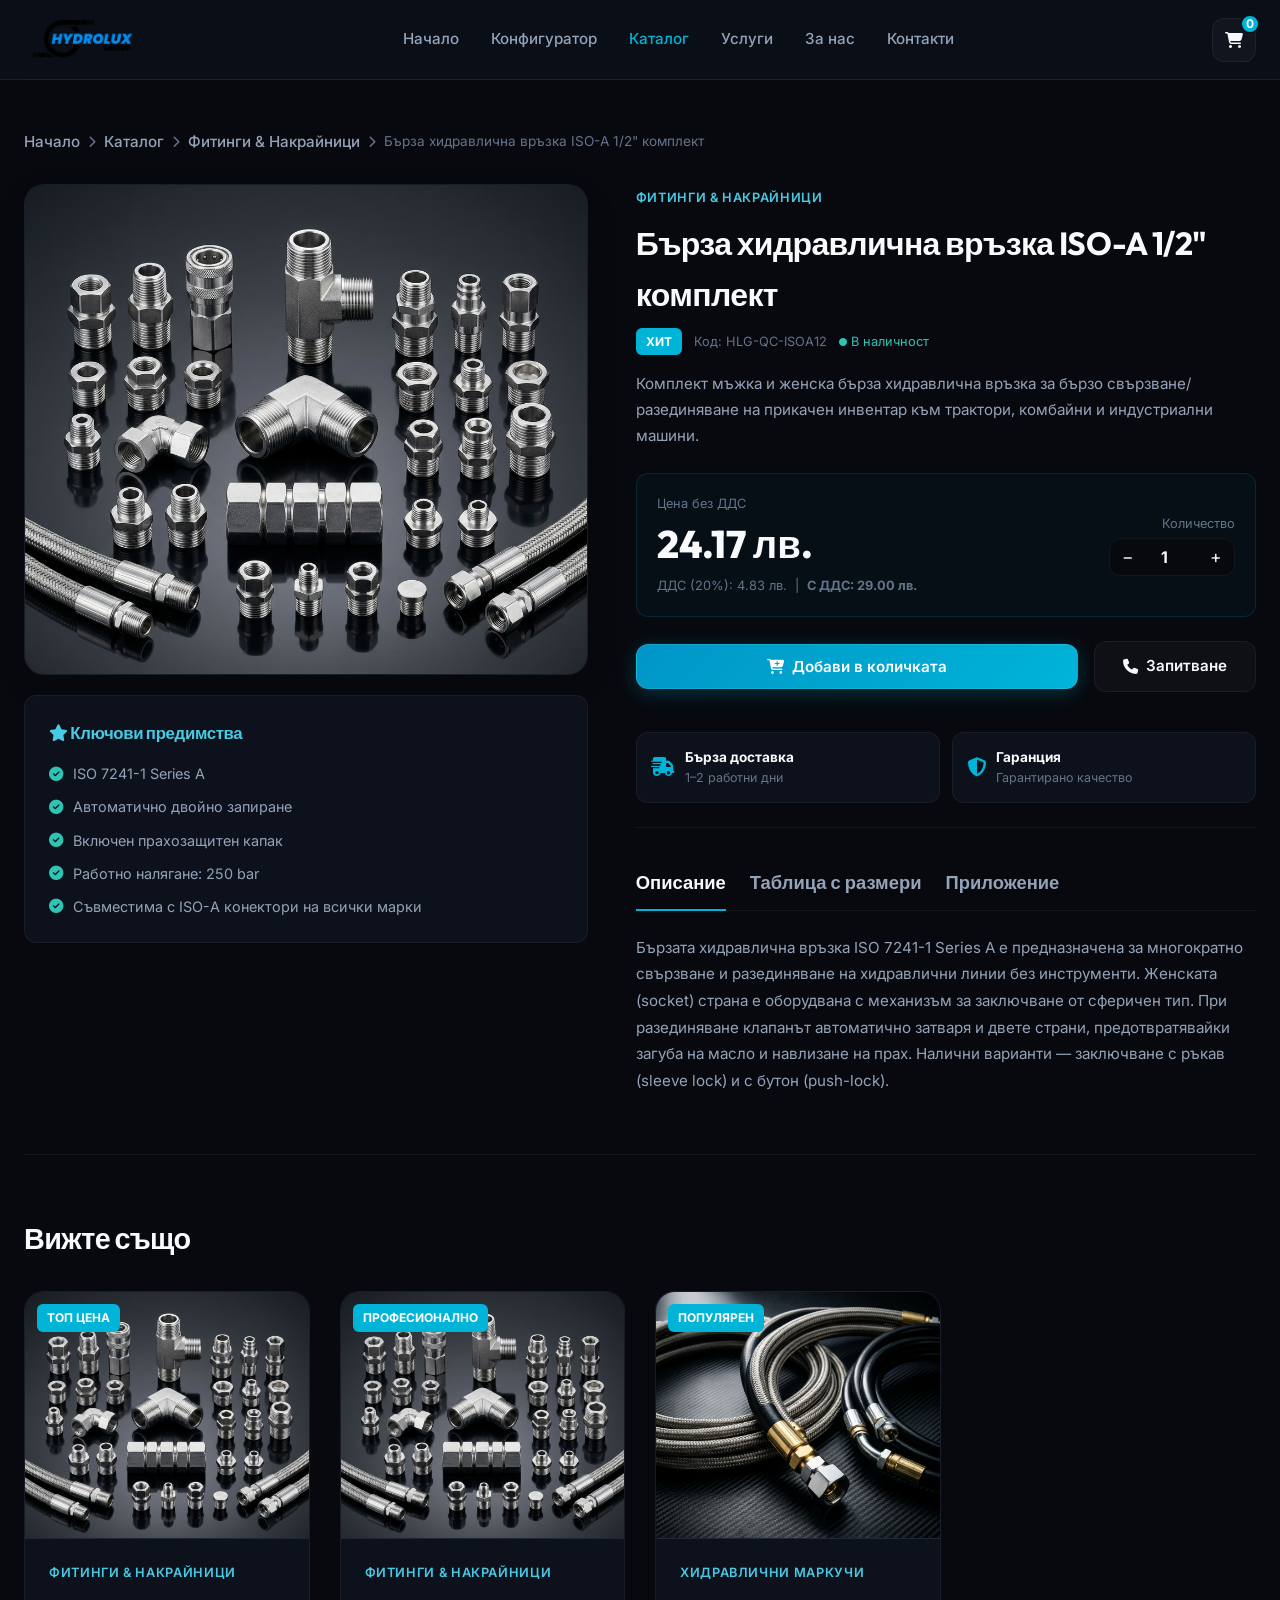
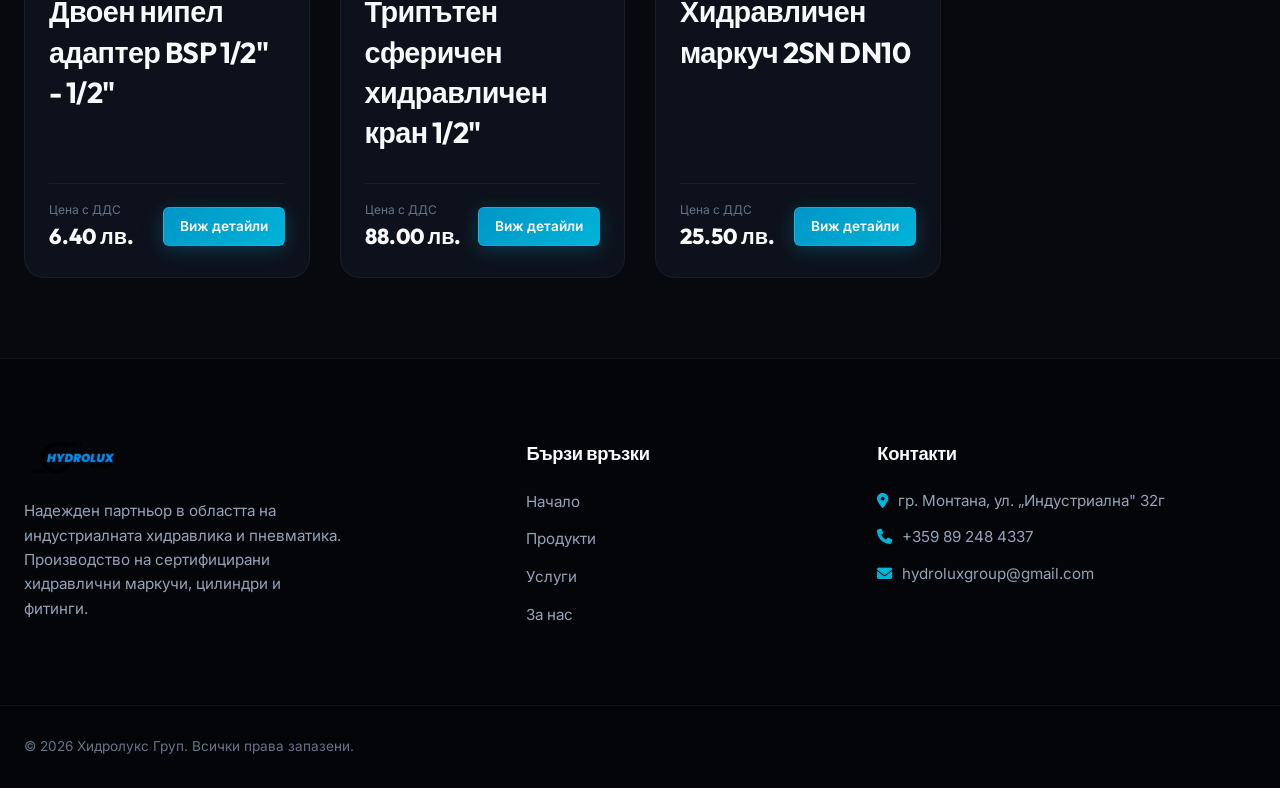
<file: product-8.html>
<!DOCTYPE html>
<html lang="bg">
<head>
  <meta charset="UTF-8">
  <meta name="viewport" content="width=device-width, initial-scale=1.0">
  <title>Бърза хидравлична връзка ISO-A 1/2" комплект | Хидролукс Груп Монтана</title>
  <meta name="description" content="Комплект мъжка и женска бърза хидравлична връзка за бързо свързване/разединяване на прикачен инвентар към трактори, комбайни и индустриални машини.">
  <link rel="stylesheet" href="https://cdnjs.cloudflare.com/ajax/libs/font-awesome/6.4.0/css/all.min.css">
  <link rel="stylesheet" href="style.css">
</head>
<body>

<!-- Header -->
<header id="main-header">
  <div class="container nav-container">
    <a href="index.html" class="logo"><img src="assets/logo.png" alt="Хидролукс Груп" class="logo-img"></a>
    <nav id="nav-links">
      
<a href="index.html">Начало</a>
<a href="index.html#configurator">Конфигуратор</a>
<a href="index.html#catalog" class="active">Каталог</a>
<a href="index.html#services">Услуги</a>
<a href="index.html#about">За нас</a>
<a href="index.html#contact">Контакти</a>

    </nav>
    <div class="nav-right">
      <a href="index.html#cart" class="cart-trigger" id="cart-btn" aria-label="Количка">
        <i class="fa-solid fa-cart-shopping"></i>
        <span class="cart-count" id="cart-count">0</span>
      </a>
      <div class="menu-toggle" id="menu-toggle"><i class="fa-solid fa-bars"></i></div>
    </div>
  </div>
</header>

<!-- Product Page -->
<main class="product-page-container">
  <div class="container">

    <!-- Breadcrumb -->
    <nav class="breadcrumb" aria-label="breadcrumb">
      <a href="index.html">Начало</a>
      <i class="fa-solid fa-chevron-right"></i>
      <a href="index.html#catalog">Каталог</a>
      <i class="fa-solid fa-chevron-right"></i>
      <a href="index.html#catalog">Фитинги & Накрайници</a>
      <i class="fa-solid fa-chevron-right"></i>
      <span>Бърза хидравлична връзка ISO-A 1/2" комплект</span>
    </nav>

    <!-- Main product grid -->
    <div class="product-page-grid">

      <!-- LEFT: Gallery & Benefits -->
      <div class="product-gallery">
        <div class="product-gallery-main">
          <img src="assets/fittings.png" alt="Бърза хидравлична връзка ISO-A 1/2" комплект">
        </div>
        <div class="product-benefits">
          <h5><i class="fa-solid fa-star"></i> Ключови предимства</h5>
          <ul class="benefits-list">
            <li><i class="fa-solid fa-circle-check"></i> ISO 7241-1 Series A</li><li><i class="fa-solid fa-circle-check"></i> Автоматично двойно запиране</li><li><i class="fa-solid fa-circle-check"></i> Включен прахозащитен капак</li><li><i class="fa-solid fa-circle-check"></i> Работно налягане: 250 bar</li><li><i class="fa-solid fa-circle-check"></i> Съвместима с ISO-A конектори на всички марки</li>
          </ul>
        </div>
      </div>

      <!-- RIGHT: Info & Buy -->
      <div class="product-info-panel">
        <span class="product-category">Фитинги & Накрайници</span>
        <h1 style="font-size:2rem; margin-top:8px; margin-bottom:8px;">Бърза хидравлична връзка ISO-A 1/2" комплект</h1>
        <div style="display:flex; align-items:center; gap:12px; margin-bottom:16px; flex-wrap:wrap;">
          <span class="product-tag" style="position:static;">Хит</span>
          <span style="font-size:0.8rem; color:var(--text-muted);">Код: HLG-QC-ISOA12</span>
          <span style="font-size:0.8rem; color:var(--accent-success); display:flex; align-items:center; gap:4px;">
            <i class="fa-solid fa-circle" style="font-size:0.5rem;"></i> В наличност
          </span>
        </div>

        <p style="color:var(--text-secondary); font-size:0.95rem; line-height:1.7; margin-bottom:24px;">Комплект мъжка и женска бърза хидравлична връзка за бързо свързване/разединяване на прикачен инвентар към трактори, комбайни и индустриални машини.</p>

        <!-- Price block -->
        <div class="price-block">
          <div>
            <div style="font-size:0.8rem; color:var(--text-muted);">Цена без ДДС</div>
            <div style="font-size:2.4rem; font-family:var(--font-heading); font-weight:800;">24.17 лв.</div>
            <div style="font-size:0.8rem; color:var(--text-muted);">ДДС (20%): 4.83 лв. &nbsp;|&nbsp; <strong>С ДДС: 29.00 лв.</strong></div>
          </div>
          <div style="text-align:right;">
            <div style="font-size:0.8rem; color:var(--text-muted); margin-bottom:4px;">Количество</div>
            <div class="qty-control" style="display:flex; border:1px solid var(--border-color); border-radius:var(--radius-md); overflow:hidden; width:fit-content; margin-left:auto;">
              <span class="qty-btn" id="qty-minus" style="width:36px; height:36px; display:flex; align-items:center; justify-content:center; cursor:pointer; font-size:1.1rem;">−</span>
              <input type="number" id="page-qty-input" value="1" min="1" style="width:52px; text-align:center; border:none; outline:none; font-weight:700; font-size:1rem; background:transparent; color:var(--text-primary);">
              <span class="qty-btn" id="qty-plus" style="width:36px; height:36px; display:flex; align-items:center; justify-content:center; cursor:pointer; font-size:1.1rem;">+</span>
            </div>
          </div>
        </div>

        <!-- Buy buttons -->
        <div class="buy-actions">
          <button class="btn btn-primary" style="flex:1;" id="add-to-cart-btn">
            <i class="fa-solid fa-cart-plus"></i> Добави в количката
          </button>
          <a href="index.html#contact" class="btn btn-secondary">
            <i class="fa-solid fa-phone"></i> Запитване
          </a>
        </div>

        <!-- Delivery info -->
        <div style="display:grid; grid-template-columns:1fr 1fr; gap:12px; margin-bottom:24px;">
          <div style="background:var(--bg-secondary); border:1px solid var(--border-color); border-radius:var(--radius-md); padding:14px; display:flex; gap:10px; align-items:center;">
            <i class="fa-solid fa-truck-fast" style="color:var(--accent-primary); font-size:1.2rem;"></i>
            <div>
              <div style="font-weight:700; font-size:0.85rem;">Бърза доставка</div>
              <div style="font-size:0.78rem; color:var(--text-muted);">1–2 работни дни</div>
            </div>
          </div>
          <div style="background:var(--bg-secondary); border:1px solid var(--border-color); border-radius:var(--radius-md); padding:14px; display:flex; gap:10px; align-items:center;">
            <i class="fa-solid fa-shield-halved" style="color:var(--accent-primary); font-size:1.2rem;"></i>
            <div>
              <div style="font-weight:700; font-size:0.85rem;">Гаранция</div>
              <div style="font-size:0.78rem; color:var(--text-muted);">Гарантирано качество</div>
            </div>
          </div>
        </div>

        <!-- Tab section: Description / Dimensions / Compatibility -->
        <div class="product-tab-section">
          <div class="tab-headers">
            <span class="tab-header active" data-tab="desc">Описание</span>
            <span class="tab-header" data-tab="dims">Таблица с размери</span>
            <span class="tab-header" data-tab="compat">Приложение</span>
          </div>

          <div class="tab-panel" id="tab-desc">
            <p style="color:var(--text-secondary); font-size:0.95rem; line-height:1.75;">Бързата хидравлична връзка ISO 7241-1 Series A е предназначена за многократно свързване и разединяване на хидравлични линии без инструменти. Женската (socket) страна е оборудвана с механизъм за заключване от сферичен тип. При разединяване клапанът автоматично затваря и двете страни, предотвратявайки загуба на масло и навлизане на прах. Налични варианти — заключване с ръкав (sleeve lock) и с бутон (push-lock).</p>
          </div>

          <div class="tab-panel" id="tab-dims" style="display:none;">
            <p style="color:var(--text-muted); font-size:0.85rem; margin-bottom:12px;">
              <i class="fa-solid fa-circle-info" style="color:var(--accent-primary);"></i>
              Кликнете върху ред от таблицата, за да го маркирате. Данните са съгласно стандартите на производителя.
            </p>
            <div class="tech-table-container">
              <table class="tech-table">
                <thead>
                  <tr><th>Размер (DN)</th><th>BSP резба</th><th>Раб. налягане (bar)</th><th>Максимален дебит (L/min)</th><th>Загуба на масло при разед. (ml)</th><th>Тегло компл. (g)</th></tr>
                </thead>
                <tbody>
                  <tr><td>DN 6</td><td>1/4"</td><td>250</td><td>15</td><td>< 1,5</td><td>90</td></tr><tr><td>DN 8</td><td>3/8"</td><td>250</td><td>30</td><td>< 2,0</td><td>145</td></tr><tr><td>DN 10</td><td>1/2"</td><td>250</td><td>60</td><td>< 2,5</td><td>220</td></tr><tr><td>DN 12</td><td>1/2"</td><td>250</td><td>90</td><td>< 3,0</td><td>310</td></tr><tr><td>DN 16</td><td>3/4"</td><td>210</td><td>150</td><td>< 4,0</td><td>470</td></tr><tr><td>DN 19</td><td>3/4"</td><td>210</td><td>220</td><td>< 5,0</td><td>680</td></tr><tr><td>DN 25</td><td>1"</td><td>175</td><td>380</td><td>< 7,0</td><td>1050</td></tr>
                </tbody>
              </table>
            </div>
            <p style="font-size:0.8rem; color:var(--text-muted); margin-top:8px;">
              * Всички размери са номинални. При поръчки над стандартни размери, моля свържете се с нас.
            </p>
          </div>

          <div class="tab-panel" id="tab-compat" style="display:none;">
            <div style="display:grid; grid-template-columns:1fr 1fr; gap:16px;">
              <div style="background:var(--bg-secondary); border:1px solid var(--border-color); border-radius:var(--radius-md); padding:20px;">
                <h5 style="margin-bottom:12px; display:flex; align-items:center; gap:8px; color:var(--accent-secondary);">
                  <i class="fa-solid fa-industry"></i> Индустриално приложение
                </h5>
                <ul style="list-style:none; display:flex; flex-direction:column; gap:8px; font-size:0.85rem; color:var(--text-secondary);">
                  <li><i class="fa-solid fa-check" style="color:var(--accent-success); margin-right:6px;"></i> Хидравлични преси и щанци</li>
                  <li><i class="fa-solid fa-check" style="color:var(--accent-success); margin-right:6px;"></i> Строителна и земеделска техника</li>
                  <li><i class="fa-solid fa-check" style="color:var(--accent-success); margin-right:6px;"></i> Мобилни хидравлични агрегати</li>
                  <li><i class="fa-solid fa-check" style="color:var(--accent-success); margin-right:6px;"></i> Минна и сондажна техника</li>
                </ul>
              </div>
              <div style="background:var(--bg-secondary); border:1px solid var(--border-color); border-radius:var(--radius-md); padding:20px;">
                <h5 style="margin-bottom:12px; display:flex; align-items:center; gap:8px; color:var(--accent-secondary);">
                  <i class="fa-solid fa-flask"></i> Съвместими течности
                </h5>
                <ul style="list-style:none; display:flex; flex-direction:column; gap:8px; font-size:0.85rem; color:var(--text-secondary);">
                  <li><i class="fa-solid fa-check" style="color:var(--accent-success); margin-right:6px;"></i> Минерални масла (HLP, HM)</li>
                  <li><i class="fa-solid fa-check" style="color:var(--accent-success); margin-right:6px;"></i> Биологично разградими масла (HETG)</li>
                  <li><i class="fa-solid fa-check" style="color:var(--accent-success); margin-right:6px;"></i> Воден глицол (HFC)</li>
                  <li><i class="fa-solid fa-check" style="color:var(--accent-success); margin-right:6px;"></i> Водни емулсии (HFA, HFB)</li>
                </ul>
              </div>
            </div>
          </div>
        </div>
      </div>
    </div>

    <!-- Related Products -->
    <div class="related-products-section">
      <h3>Вижте също</h3>
      <div class="products-grid" style="grid-template-columns:repeat(auto-fill,minmax(280px,1fr));">
        
<div class="product-card">
  <div class="product-image-container">
    <img src="assets/fittings.png" alt="Двоен нипел адаптер BSP 1/2" - 1/2"">
    <span class="product-tag">Топ цена</span>
  </div>
  <div class="product-details">
    <span class="product-category">Фитинги & Накрайници</span>
    <h3 class="product-title">Двоен нипел адаптер BSP 1/2" - 1/2"</h3>
    <div class="product-footer">
      <div class="product-price-block">
        <span class="product-price-label">Цена с ДДС</span>
        <span class="product-price">6.40 лв.</span>
      </div>
      <a href="product-7.html" class="btn btn-primary btn-sm">Виж детайли</a>
    </div>
  </div>
</div>
<div class="product-card">
  <div class="product-image-container">
    <img src="assets/fittings.png" alt="Трипътен сферичен хидравличен кран 1/2"">
    <span class="product-tag">Професионално</span>
  </div>
  <div class="product-details">
    <span class="product-category">Фитинги & Накрайници</span>
    <h3 class="product-title">Трипътен сферичен хидравличен кран 1/2"</h3>
    <div class="product-footer">
      <div class="product-price-block">
        <span class="product-price-label">Цена с ДДС</span>
        <span class="product-price">88.00 лв.</span>
      </div>
      <a href="product-10.html" class="btn btn-primary btn-sm">Виж детайли</a>
    </div>
  </div>
</div>
<div class="product-card">
  <div class="product-image-container">
    <img src="assets/hoses.png" alt="Хидравличен маркуч 2SN DN10">
    <span class="product-tag">Популярен</span>
  </div>
  <div class="product-details">
    <span class="product-category">Хидравлични маркучи</span>
    <h3 class="product-title">Хидравличен маркуч 2SN DN10</h3>
    <div class="product-footer">
      <div class="product-price-block">
        <span class="product-price-label">Цена с ДДС</span>
        <span class="product-price">25.50 лв.</span>
      </div>
      <a href="product-1.html" class="btn btn-primary btn-sm">Виж детайли</a>
    </div>
  </div>
</div>
      </div>
    </div>

  </div><!-- /container -->
</main>

<!-- Footer -->
<footer>
  <div class="container footer-grid">
    <div class="footer-brand">
      <img src="assets/logo.png" alt="Хидролукс Груп" class="logo-img" style="margin-bottom: 20px; max-height: 40px;">
      <p>Надежден партньор в областта на индустриалната хидравлика и пневматика. Производство на сертифицирани хидравлични маркучи, цилиндри и фитинги.</p>
    </div>
    <div class="footer-links">
      <h4>Бързи връзки</h4>
      <ul>
        <li><a href="index.html">Начало</a></li>
        <li><a href="index.html#catalog">Продукти</a></li>
        <li><a href="index.html#services">Услуги</a></li>
        <li><a href="index.html#about">За нас</a></li>
      </ul>
    </div>
    <div class="footer-contact">
      <h4>Контакти</h4>
      <ul>
        <li><i class="fa-solid fa-location-dot"></i> гр. Монтана, ул. „Индустриална" 32г</li>
        <li><i class="fa-solid fa-phone"></i> +359 89 248 4337</li>
        <li><i class="fa-solid fa-envelope"></i> hydroluxgroup@gmail.com</li>
      </ul>
    </div>
  </div>
  <div class="container footer-bottom">
    <p>&copy; 2026 Хидролукс Груп. Всички права запазени.</p>
  </div>
</footer>

<script>
  // Inline product data for this page
  var PAGE_PRODUCT = {"id": 8, "title": "Бърза хидравлична връзка ISO-A 1/2\" комплект", "category": "fittings", "categoryName": "Фитинги & Накрайници", "price": 29.0, "image": "assets/fittings.png", "specs": {"Размер (DN)": "DN 6", "BSP резба": "1/4\"", "Раб. налягане (bar)": "250", "Максимален дебит (L/min)": "15", "Загуба на масло при разед. (ml)": "< 1,5", "Тегло компл. (g)": "90"}, "description": "Комплект мъжка и женска бърза хидравлична връзка за бързо свързване/разединяване на прикачен инвентар към трактори, комбайни и индустриални машини."};
</script>
<script src="product-page.js"></script>
<script>
  document.getElementById('add-to-cart-btn').addEventListener('click', function() {
    var qty = parseInt(document.getElementById('page-qty-input').value, 10) || 1;
    addPageProductToCart(PAGE_PRODUCT, qty);
  });
</script>
</body>
</html>
</file>
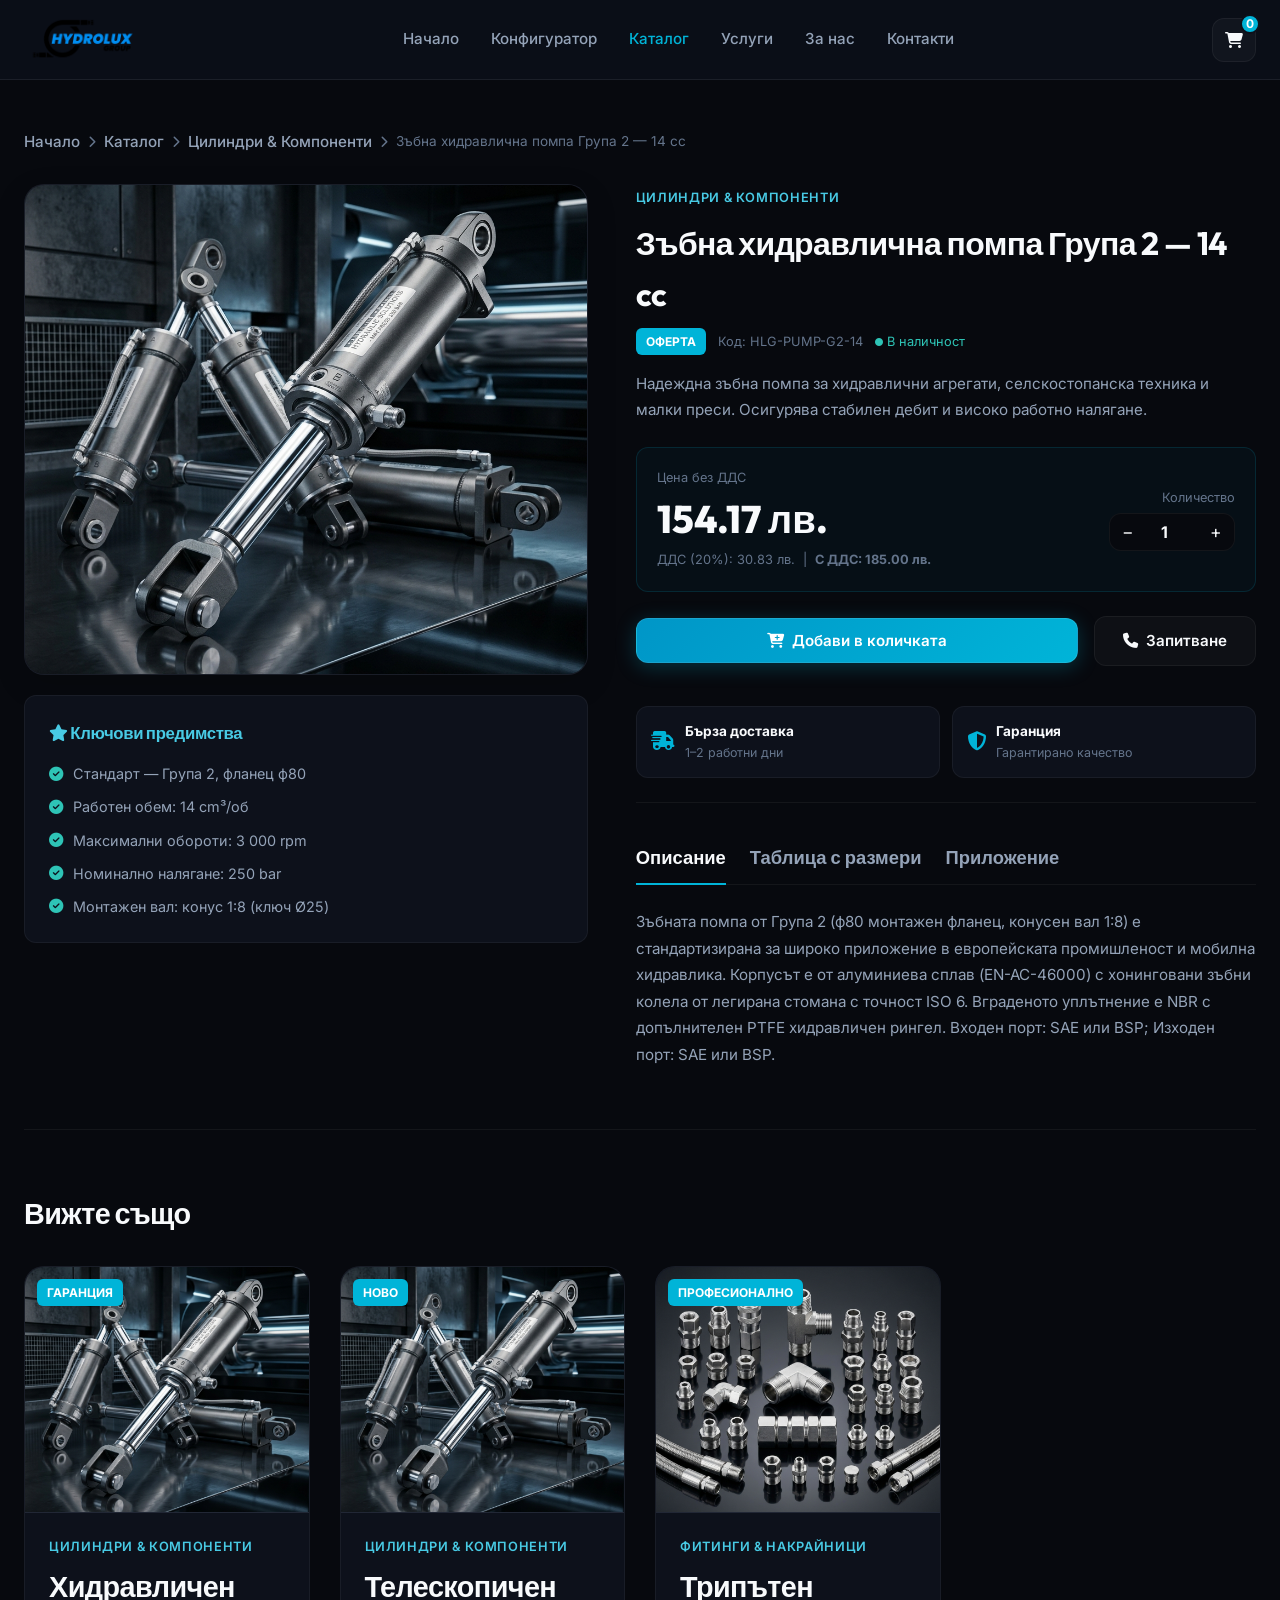
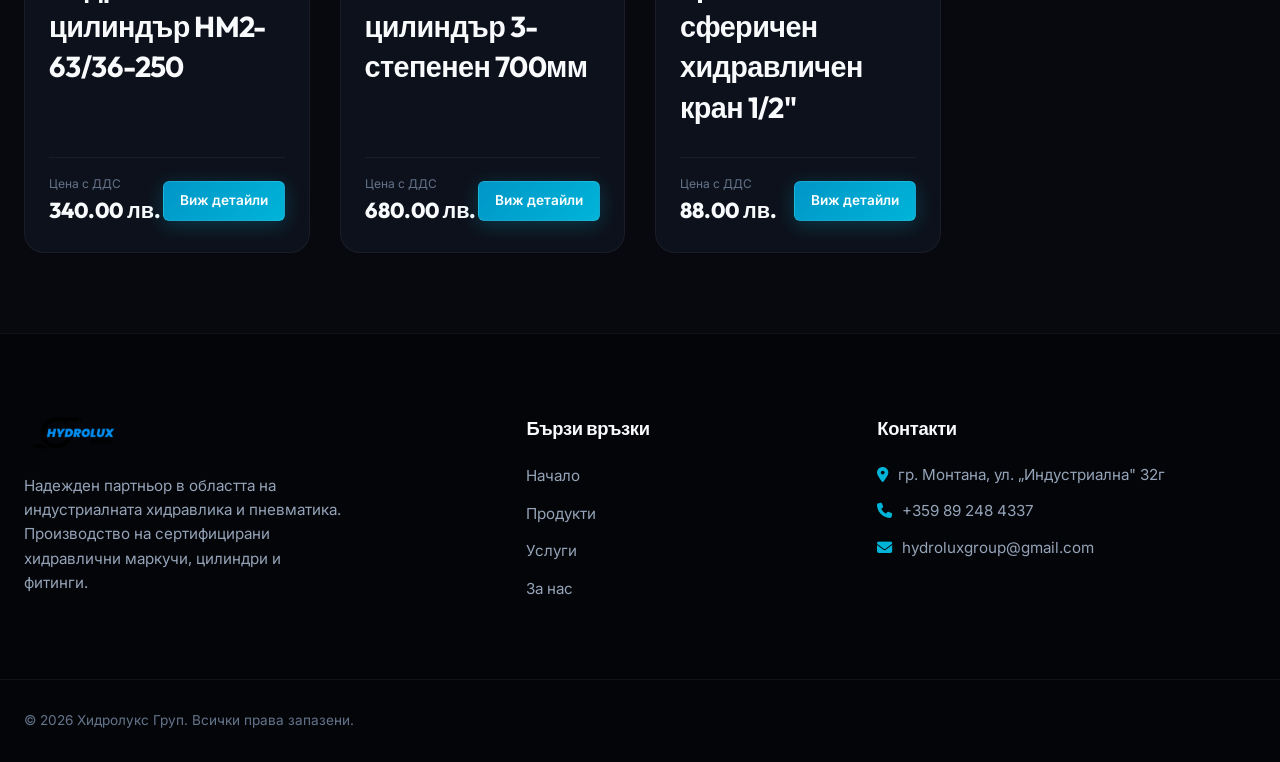
<file: product-9.html>
<!DOCTYPE html>
<html lang="bg">
<head>
  <meta charset="UTF-8">
  <meta name="viewport" content="width=device-width, initial-scale=1.0">
  <title>Зъбна хидравлична помпа Група 2 — 14 cc | Хидролукс Груп Монтана</title>
  <meta name="description" content="Надеждна зъбна помпа за хидравлични агрегати, селскостопанска техника и малки преси. Осигурява стабилен дебит и високо работно налягане.">
  <link rel="stylesheet" href="https://cdnjs.cloudflare.com/ajax/libs/font-awesome/6.4.0/css/all.min.css">
  <link rel="stylesheet" href="style.css">
</head>
<body>

<!-- Header -->
<header id="main-header">
  <div class="container nav-container">
    <a href="index.html" class="logo"><img src="assets/logo.png" alt="Хидролукс Груп" class="logo-img"></a>
    <nav id="nav-links">
      
<a href="index.html">Начало</a>
<a href="index.html#configurator">Конфигуратор</a>
<a href="index.html#catalog" class="active">Каталог</a>
<a href="index.html#services">Услуги</a>
<a href="index.html#about">За нас</a>
<a href="index.html#contact">Контакти</a>

    </nav>
    <div class="nav-right">
      <a href="index.html#cart" class="cart-trigger" id="cart-btn" aria-label="Количка">
        <i class="fa-solid fa-cart-shopping"></i>
        <span class="cart-count" id="cart-count">0</span>
      </a>
      <div class="menu-toggle" id="menu-toggle"><i class="fa-solid fa-bars"></i></div>
    </div>
  </div>
</header>

<!-- Product Page -->
<main class="product-page-container">
  <div class="container">

    <!-- Breadcrumb -->
    <nav class="breadcrumb" aria-label="breadcrumb">
      <a href="index.html">Начало</a>
      <i class="fa-solid fa-chevron-right"></i>
      <a href="index.html#catalog">Каталог</a>
      <i class="fa-solid fa-chevron-right"></i>
      <a href="index.html#catalog">Цилиндри & Компоненти</a>
      <i class="fa-solid fa-chevron-right"></i>
      <span>Зъбна хидравлична помпа Група 2 — 14 cc</span>
    </nav>

    <!-- Main product grid -->
    <div class="product-page-grid">

      <!-- LEFT: Gallery & Benefits -->
      <div class="product-gallery">
        <div class="product-gallery-main">
          <img src="assets/cylinders.png" alt="Зъбна хидравлична помпа Група 2 — 14 cc">
        </div>
        <div class="product-benefits">
          <h5><i class="fa-solid fa-star"></i> Ключови предимства</h5>
          <ul class="benefits-list">
            <li><i class="fa-solid fa-circle-check"></i> Стандарт — Група 2, фланец ф80</li><li><i class="fa-solid fa-circle-check"></i> Работен обем: 14 cm³/об</li><li><i class="fa-solid fa-circle-check"></i> Максимални обороти: 3 000 rpm</li><li><i class="fa-solid fa-circle-check"></i> Номинално налягане: 250 bar</li><li><i class="fa-solid fa-circle-check"></i> Монтажен вал: конус 1:8 (ключ Ø25)</li>
          </ul>
        </div>
      </div>

      <!-- RIGHT: Info & Buy -->
      <div class="product-info-panel">
        <span class="product-category">Цилиндри & Компоненти</span>
        <h1 style="font-size:2rem; margin-top:8px; margin-bottom:8px;">Зъбна хидравлична помпа Група 2 — 14 cc</h1>
        <div style="display:flex; align-items:center; gap:12px; margin-bottom:16px; flex-wrap:wrap;">
          <span class="product-tag" style="position:static;">Оферта</span>
          <span style="font-size:0.8rem; color:var(--text-muted);">Код: HLG-PUMP-G2-14</span>
          <span style="font-size:0.8rem; color:var(--accent-success); display:flex; align-items:center; gap:4px;">
            <i class="fa-solid fa-circle" style="font-size:0.5rem;"></i> В наличност
          </span>
        </div>

        <p style="color:var(--text-secondary); font-size:0.95rem; line-height:1.7; margin-bottom:24px;">Надеждна зъбна помпа за хидравлични агрегати, селскостопанска техника и малки преси. Осигурява стабилен дебит и високо работно налягане.</p>

        <!-- Price block -->
        <div class="price-block">
          <div>
            <div style="font-size:0.8rem; color:var(--text-muted);">Цена без ДДС</div>
            <div style="font-size:2.4rem; font-family:var(--font-heading); font-weight:800;">154.17 лв.</div>
            <div style="font-size:0.8rem; color:var(--text-muted);">ДДС (20%): 30.83 лв. &nbsp;|&nbsp; <strong>С ДДС: 185.00 лв.</strong></div>
          </div>
          <div style="text-align:right;">
            <div style="font-size:0.8rem; color:var(--text-muted); margin-bottom:4px;">Количество</div>
            <div class="qty-control" style="display:flex; border:1px solid var(--border-color); border-radius:var(--radius-md); overflow:hidden; width:fit-content; margin-left:auto;">
              <span class="qty-btn" id="qty-minus" style="width:36px; height:36px; display:flex; align-items:center; justify-content:center; cursor:pointer; font-size:1.1rem;">−</span>
              <input type="number" id="page-qty-input" value="1" min="1" style="width:52px; text-align:center; border:none; outline:none; font-weight:700; font-size:1rem; background:transparent; color:var(--text-primary);">
              <span class="qty-btn" id="qty-plus" style="width:36px; height:36px; display:flex; align-items:center; justify-content:center; cursor:pointer; font-size:1.1rem;">+</span>
            </div>
          </div>
        </div>

        <!-- Buy buttons -->
        <div class="buy-actions">
          <button class="btn btn-primary" style="flex:1;" id="add-to-cart-btn">
            <i class="fa-solid fa-cart-plus"></i> Добави в количката
          </button>
          <a href="index.html#contact" class="btn btn-secondary">
            <i class="fa-solid fa-phone"></i> Запитване
          </a>
        </div>

        <!-- Delivery info -->
        <div style="display:grid; grid-template-columns:1fr 1fr; gap:12px; margin-bottom:24px;">
          <div style="background:var(--bg-secondary); border:1px solid var(--border-color); border-radius:var(--radius-md); padding:14px; display:flex; gap:10px; align-items:center;">
            <i class="fa-solid fa-truck-fast" style="color:var(--accent-primary); font-size:1.2rem;"></i>
            <div>
              <div style="font-weight:700; font-size:0.85rem;">Бърза доставка</div>
              <div style="font-size:0.78rem; color:var(--text-muted);">1–2 работни дни</div>
            </div>
          </div>
          <div style="background:var(--bg-secondary); border:1px solid var(--border-color); border-radius:var(--radius-md); padding:14px; display:flex; gap:10px; align-items:center;">
            <i class="fa-solid fa-shield-halved" style="color:var(--accent-primary); font-size:1.2rem;"></i>
            <div>
              <div style="font-weight:700; font-size:0.85rem;">Гаранция</div>
              <div style="font-size:0.78rem; color:var(--text-muted);">Гарантирано качество</div>
            </div>
          </div>
        </div>

        <!-- Tab section: Description / Dimensions / Compatibility -->
        <div class="product-tab-section">
          <div class="tab-headers">
            <span class="tab-header active" data-tab="desc">Описание</span>
            <span class="tab-header" data-tab="dims">Таблица с размери</span>
            <span class="tab-header" data-tab="compat">Приложение</span>
          </div>

          <div class="tab-panel" id="tab-desc">
            <p style="color:var(--text-secondary); font-size:0.95rem; line-height:1.75;">Зъбната помпа от Група 2 (ф80 монтажен фланец, конусен вал 1:8) е стандартизирана за широко приложение в европейската промишленост и мобилна хидравлика. Корпусът е от алуминиева сплав (EN-AC-46000) с хонинговани зъбни колела от легирана стомана с точност ISO 6. Вграденото уплътнение е NBR с допълнителен PTFE хидравличен рингел. Входен порт: SAE или BSP; Изходен порт: SAE или BSP.</p>
          </div>

          <div class="tab-panel" id="tab-dims" style="display:none;">
            <p style="color:var(--text-muted); font-size:0.85rem; margin-bottom:12px;">
              <i class="fa-solid fa-circle-info" style="color:var(--accent-primary);"></i>
              Кликнете върху ред от таблицата, за да го маркирате. Данните са съгласно стандартите на производителя.
            </p>
            <div class="tech-table-container">
              <table class="tech-table">
                <thead>
                  <tr><th>Работен обем (cc/об)</th><th>Мин. обороти (rpm)</th><th>Макс. обороти (rpm)</th><th>Ном. налягане (bar)</th><th>Макс. налягане (bar)</th><th>Дебит при 1500 rpm (L/min)</th><th>Тегло (kg)</th></tr>
                </thead>
                <tbody>
                  <tr><td>2,5</td><td>500</td><td>3500</td><td>250</td><td>280</td><td>3,4</td><td>1,9</td></tr><tr><td>4,0</td><td>500</td><td>3500</td><td>250</td><td>280</td><td>5,5</td><td>2,1</td></tr><tr><td>6,1</td><td>500</td><td>3500</td><td>250</td><td>280</td><td>8,5</td><td>2,4</td></tr><tr><td>8,0</td><td>500</td><td>3500</td><td>250</td><td>280</td><td>11,2</td><td>2,7</td></tr><tr><td>11,0</td><td>500</td><td>3000</td><td>250</td><td>280</td><td>15,4</td><td>3,1</td></tr><tr><td>14,0</td><td>500</td><td>3000</td><td>250</td><td>280</td><td>19,6</td><td>3,5</td></tr><tr><td>19,0</td><td>500</td><td>2800</td><td>220</td><td>250</td><td>26,6</td><td>4,1</td></tr><tr><td>25,0</td><td>400</td><td>2500</td><td>200</td><td>230</td><td>35,0</td><td>5,0</td></tr>
                </tbody>
              </table>
            </div>
            <p style="font-size:0.8rem; color:var(--text-muted); margin-top:8px;">
              * Всички размери са номинални. При поръчки над стандартни размери, моля свържете се с нас.
            </p>
          </div>

          <div class="tab-panel" id="tab-compat" style="display:none;">
            <div style="display:grid; grid-template-columns:1fr 1fr; gap:16px;">
              <div style="background:var(--bg-secondary); border:1px solid var(--border-color); border-radius:var(--radius-md); padding:20px;">
                <h5 style="margin-bottom:12px; display:flex; align-items:center; gap:8px; color:var(--accent-secondary);">
                  <i class="fa-solid fa-industry"></i> Индустриално приложение
                </h5>
                <ul style="list-style:none; display:flex; flex-direction:column; gap:8px; font-size:0.85rem; color:var(--text-secondary);">
                  <li><i class="fa-solid fa-check" style="color:var(--accent-success); margin-right:6px;"></i> Хидравлични преси и щанци</li>
                  <li><i class="fa-solid fa-check" style="color:var(--accent-success); margin-right:6px;"></i> Строителна и земеделска техника</li>
                  <li><i class="fa-solid fa-check" style="color:var(--accent-success); margin-right:6px;"></i> Мобилни хидравлични агрегати</li>
                  <li><i class="fa-solid fa-check" style="color:var(--accent-success); margin-right:6px;"></i> Минна и сондажна техника</li>
                </ul>
              </div>
              <div style="background:var(--bg-secondary); border:1px solid var(--border-color); border-radius:var(--radius-md); padding:20px;">
                <h5 style="margin-bottom:12px; display:flex; align-items:center; gap:8px; color:var(--accent-secondary);">
                  <i class="fa-solid fa-flask"></i> Съвместими течности
                </h5>
                <ul style="list-style:none; display:flex; flex-direction:column; gap:8px; font-size:0.85rem; color:var(--text-secondary);">
                  <li><i class="fa-solid fa-check" style="color:var(--accent-success); margin-right:6px;"></i> Минерални масла (HLP, HM)</li>
                  <li><i class="fa-solid fa-check" style="color:var(--accent-success); margin-right:6px;"></i> Биологично разградими масла (HETG)</li>
                  <li><i class="fa-solid fa-check" style="color:var(--accent-success); margin-right:6px;"></i> Воден глицол (HFC)</li>
                  <li><i class="fa-solid fa-check" style="color:var(--accent-success); margin-right:6px;"></i> Водни емулсии (HFA, HFB)</li>
                </ul>
              </div>
            </div>
          </div>
        </div>
      </div>
    </div>

    <!-- Related Products -->
    <div class="related-products-section">
      <h3>Вижте също</h3>
      <div class="products-grid" style="grid-template-columns:repeat(auto-fill,minmax(280px,1fr));">
        
<div class="product-card">
  <div class="product-image-container">
    <img src="assets/cylinders.png" alt="Хидравличен цилиндър HM2-63/36-250">
    <span class="product-tag">Гаранция</span>
  </div>
  <div class="product-details">
    <span class="product-category">Цилиндри & Компоненти</span>
    <h3 class="product-title">Хидравличен цилиндър HM2-63/36-250</h3>
    <div class="product-footer">
      <div class="product-price-block">
        <span class="product-price-label">Цена с ДДС</span>
        <span class="product-price">340.00 лв.</span>
      </div>
      <a href="product-3.html" class="btn btn-primary btn-sm">Виж детайли</a>
    </div>
  </div>
</div>
<div class="product-card">
  <div class="product-image-container">
    <img src="assets/cylinders.png" alt="Телескопичен цилиндър 3-степенен 700мм">
    <span class="product-tag">Ново</span>
  </div>
  <div class="product-details">
    <span class="product-category">Цилиндри & Компоненти</span>
    <h3 class="product-title">Телескопичен цилиндър 3-степенен 700мм</h3>
    <div class="product-footer">
      <div class="product-price-block">
        <span class="product-price-label">Цена с ДДС</span>
        <span class="product-price">680.00 лв.</span>
      </div>
      <a href="product-4.html" class="btn btn-primary btn-sm">Виж детайли</a>
    </div>
  </div>
</div>
<div class="product-card">
  <div class="product-image-container">
    <img src="assets/fittings.png" alt="Трипътен сферичен хидравличен кран 1/2"">
    <span class="product-tag">Професионално</span>
  </div>
  <div class="product-details">
    <span class="product-category">Фитинги & Накрайници</span>
    <h3 class="product-title">Трипътен сферичен хидравличен кран 1/2"</h3>
    <div class="product-footer">
      <div class="product-price-block">
        <span class="product-price-label">Цена с ДДС</span>
        <span class="product-price">88.00 лв.</span>
      </div>
      <a href="product-10.html" class="btn btn-primary btn-sm">Виж детайли</a>
    </div>
  </div>
</div>
      </div>
    </div>

  </div><!-- /container -->
</main>

<!-- Footer -->
<footer>
  <div class="container footer-grid">
    <div class="footer-brand">
      <img src="assets/logo.png" alt="Хидролукс Груп" class="logo-img" style="margin-bottom: 20px; max-height: 40px;">
      <p>Надежден партньор в областта на индустриалната хидравлика и пневматика. Производство на сертифицирани хидравлични маркучи, цилиндри и фитинги.</p>
    </div>
    <div class="footer-links">
      <h4>Бързи връзки</h4>
      <ul>
        <li><a href="index.html">Начало</a></li>
        <li><a href="index.html#catalog">Продукти</a></li>
        <li><a href="index.html#services">Услуги</a></li>
        <li><a href="index.html#about">За нас</a></li>
      </ul>
    </div>
    <div class="footer-contact">
      <h4>Контакти</h4>
      <ul>
        <li><i class="fa-solid fa-location-dot"></i> гр. Монтана, ул. „Индустриална" 32г</li>
        <li><i class="fa-solid fa-phone"></i> +359 89 248 4337</li>
        <li><i class="fa-solid fa-envelope"></i> hydroluxgroup@gmail.com</li>
      </ul>
    </div>
  </div>
  <div class="container footer-bottom">
    <p>&copy; 2026 Хидролукс Груп. Всички права запазени.</p>
  </div>
</footer>

<script>
  // Inline product data for this page
  var PAGE_PRODUCT = {"id": 9, "title": "Зъбна хидравлична помпа Група 2 — 14 cc", "category": "cylinders", "categoryName": "Цилиндри & Компоненти", "price": 185.0, "image": "assets/cylinders.png", "specs": {"Работен обем (cc/об)": "2,5", "Мин. обороти (rpm)": "500", "Макс. обороти (rpm)": "3500", "Ном. налягане (bar)": "250", "Макс. налягане (bar)": "280", "Дебит при 1500 rpm (L/min)": "3,4", "Тегло (kg)": "1,9"}, "description": "Надеждна зъбна помпа за хидравлични агрегати, селскостопанска техника и малки преси. Осигурява стабилен дебит и високо работно налягане."};
</script>
<script src="product-page.js"></script>
<script>
  document.getElementById('add-to-cart-btn').addEventListener('click', function() {
    var qty = parseInt(document.getElementById('page-qty-input').value, 10) || 1;
    addPageProductToCart(PAGE_PRODUCT, qty);
  });
</script>
</body>
</html>
</file>
<file: style.css>
@import url('https://fonts.googleapis.com/css2?family=Inter:wght@300;400;500;600;700&family=Outfit:wght@400;500;600;700;800&display=swap');

:root {
    /* Color Palette */
    --bg-primary: #07090e;
    --bg-secondary: #0d111b;
    --bg-tertiary: #151b2a;
    --bg-darker: #040508;
    
    --accent-primary: #00b4d8;
    --accent-secondary: #48cae4;
    --accent-hover: #0096c7;
    --accent-glow: rgba(0, 180, 216, 0.3);
    --accent-neon: #00f0ff;
    
    --accent-amber: #ffb703;
    --accent-amber-glow: rgba(255, 183, 3, 0.2);
    --accent-success: #2ec4b6;
    --accent-success-glow: rgba(46, 196, 182, 0.2);
    --accent-danger: #e63946;
    
    --text-primary: #f8fafc;
    --text-secondary: #94a3b8;
    --text-muted: #64748b;
    --text-dark: #0f172a;
    
    --border-color: rgba(255, 255, 255, 0.05);
    --border-highlight: rgba(0, 180, 216, 0.15);
    --border-amber-highlight: rgba(255, 183, 3, 0.25);
    
    --glass-bg: rgba(13, 17, 27, 0.75);
    --glass-border: rgba(255, 255, 255, 0.07);
    --glass-shadow: 0 8px 32px 0 rgba(0, 0, 0, 0.37);
    
    --radius-sm: 6px;
    --radius-md: 12px;
    --radius-lg: 20px;
    --radius-full: 9999px;
    
    --transition-fast: 0.2s cubic-bezier(0.4, 0, 0.2, 1);
    --transition-normal: 0.3s cubic-bezier(0.4, 0, 0.2, 1);
    --transition-slow: 0.5s cubic-bezier(0.4, 0, 0.2, 1);
    
    --font-heading: 'Outfit', sans-serif;
    --font-body: 'Inter', sans-serif;
}

/* Base Styles */
* {
    margin: 0;
    padding: 0;
    box-sizing: border-box;
    scroll-behavior: smooth;
}

body {
    background-color: var(--bg-primary);
    color: var(--text-primary);
    font-family: var(--font-body);
    line-height: 1.6;
    overflow-x: hidden;
}

.glowing-element {
    animation: pulseGlow 3s infinite;
}

/* Product Page & Tech Table Styles */
.product-page-container {
    padding-top: 130px;
    padding-bottom: 80px;
}

.breadcrumb {
    display: flex;
    align-items: center;
    gap: 8px;
    font-size: 0.85rem;
    color: var(--text-muted);
    margin-bottom: 30px;
}

.breadcrumb a:hover {
    color: var(--accent-primary);
}

.breadcrumb i {
    font-size: 0.75rem;
}

.product-page-grid {
    display: grid;
    grid-template-columns: 1fr 1.1fr;
    gap: 48px;
    margin-bottom: 60px;
}

.product-gallery {
    position: sticky;
    top: 110px;
    height: fit-content;
}

.product-gallery-main {
    border-radius: var(--radius-lg);
    border: 1px solid var(--border-color);
    overflow: hidden;
    aspect-ratio: 1.15;
    background: var(--bg-secondary);
    margin-bottom: 20px;
    box-shadow: 0 10px 30px rgba(0,0,0,0.15);
}

.product-gallery-main img {
    width: 100%;
    height: 100%;
    object-fit: cover;
}

.product-benefits {
    background: var(--bg-secondary);
    border: 1px solid var(--border-color);
    border-radius: var(--radius-md);
    padding: 24px;
}

.product-benefits h5 {
    font-size: 1.05rem;
    margin-bottom: 16px;
    color: var(--accent-secondary);
}

.benefits-list {
    list-style: none;
    display: flex;
    flex-direction: column;
    gap: 10px;
}

.benefits-list li {
    font-size: 0.9rem;
    color: var(--text-secondary);
    display: flex;
    align-items: center;
    gap: 10px;
}

.benefits-list li i {
    color: var(--accent-success);
}

.product-info-panel h2 {
    font-size: 2.2rem;
    margin-bottom: 12px;
}

.product-info-panel .price-block {
    background: rgba(0, 180, 216, 0.04);
    border: 1px solid var(--border-highlight);
    border-radius: var(--radius-md);
    padding: 20px;
    margin: 24px 0;
    display: flex;
    justify-content: space-between;
    align-items: center;
}

.buy-actions {
    display: flex;
    gap: 16px;
    align-items: center;
    margin-bottom: 40px;
}

.product-tab-section {
    border-top: 1px solid var(--border-color);
    padding-top: 40px;
}

.tab-headers {
    display: flex;
    gap: 24px;
    border-bottom: 1px solid var(--border-color);
    padding-bottom: 12px;
    margin-bottom: 24px;
}

.tab-header {
    font-size: 1.15rem;
    font-family: var(--font-heading);
    font-weight: 700;
    cursor: pointer;
    position: relative;
    color: var(--text-secondary);
}

.tab-header.active {
    color: var(--text-primary);
}

.tab-header.active::after {
    content: '';
    position: absolute;
    bottom: -13px;
    left: 0;
    width: 100%;
    height: 2px;
    background: var(--accent-primary);
}

.tech-table-container {
    overflow-x: auto;
    background: var(--bg-secondary);
    border: 1px solid var(--border-color);
    border-radius: var(--radius-md);
    margin: 24px 0;
}

.tech-table {
    width: 100%;
    border-collapse: collapse;
    font-size: 0.9rem;
    text-align: left;
}

.tech-table th, .tech-table td {
    padding: 14px 18px;
    border-bottom: 1px solid var(--border-color);
}

.tech-table th {
    background: rgba(255,255,255,0.02);
    font-weight: 600;
    color: var(--accent-secondary);
}

.tech-table tr:last-child td {
    border-bottom: none;
}

.tech-table tr:hover td {
    background: rgba(255,255,255,0.01);
}

.tech-table tr.selected td {
    background: rgba(0, 180, 216, 0.05);
    color: var(--text-primary);
}

.related-products-section {
    border-top: 1px solid var(--border-color);
    padding-top: 60px;
    margin-top: 60px;
}

.related-products-section h3 {
    font-size: 1.8rem;
    margin-bottom: 30px;
}

@media (max-width: 992px) {
    .product-page-grid {
        grid-template-columns: 1fr;
        gap: 40px;
    }
    .product-gallery {
        position: static;
    }
}

h1, h2, h3, h4, h5, h6 {
    font-family: var(--font-heading);
    font-weight: 700;
    letter-spacing: -0.02em;
    color: var(--text-primary);
}

a {
    color: inherit;
    text-decoration: none;
    transition: var(--transition-fast);
}

input, select, textarea, button {
    font-family: inherit;
    color: inherit;
    background: transparent;
    border: none;
    outline: none;
}

/* Custom Scrollbar */
::-webkit-scrollbar {
    width: 8px;
    height: 8px;
}
::-webkit-scrollbar-track {
    background: var(--bg-primary);
}
::-webkit-scrollbar-thumb {
    background: var(--bg-tertiary);
    border-radius: var(--radius-full);
    border: 2px solid var(--bg-primary);
}
::-webkit-scrollbar-thumb:hover {
    background: var(--accent-primary);
}

/* Layout Utilities */
.container {
    width: 100%;
    max-width: 1280px;
    margin: 0 auto;
    padding: 0 24px;
}

.section-padding {
    padding: 100px 0;
}

@media (max-width: 768px) {
    .section-padding {
        padding: 60px 0;
    }
}

.gradient-text {
    background: linear-gradient(135deg, #ffffff 30%, var(--accent-secondary) 100%);
    -webkit-background-clip: text;
    -webkit-text-fill-color: transparent;
}

.cyan-glow-text {
    text-shadow: 0 0 15px rgba(0, 180, 216, 0.4);
}

/* Buttons */
.btn {
    display: inline-flex;
    align-items: center;
    justify-content: center;
    gap: 8px;
    padding: 12px 28px;
    font-weight: 600;
    font-size: 0.95rem;
    border-radius: var(--radius-md);
    cursor: pointer;
    transition: var(--transition-normal);
    position: relative;
    overflow: hidden;
}

.btn-primary {
    background: linear-gradient(135deg, var(--accent-hover) 0%, var(--accent-primary) 100%);
    color: white;
    box-shadow: 0 4px 20px rgba(0, 180, 216, 0.25);
    border: 1px solid rgba(255, 255, 255, 0.1);
}

.btn-primary::before {
    content: '';
    position: absolute;
    top: 0;
    left: -100%;
    width: 100%;
    height: 100%;
    background: linear-gradient(90deg, transparent, rgba(255, 255, 255, 0.2), transparent);
    transition: 0.5s;
}

.btn-primary:hover::before {
    left: 100%;
}

.btn-primary:hover {
    transform: translateY(-2px);
    box-shadow: 0 6px 25px var(--accent-glow);
    background: linear-gradient(135deg, var(--accent-primary) 0%, var(--accent-secondary) 100%);
}

.btn-secondary {
    background: rgba(255, 255, 255, 0.03);
    color: var(--text-primary);
    border: 1px solid var(--border-color);
}

.btn-secondary:hover {
    background: rgba(255, 255, 255, 0.07);
    border-color: var(--accent-primary);
    transform: translateY(-2px);
}

.btn-accent {
    background: linear-gradient(135deg, #f39c12 0%, var(--accent-amber) 100%);
    color: var(--bg-primary);
    box-shadow: 0 4px 20px var(--accent-amber-glow);
    font-weight: 700;
}

.btn-accent:hover {
    transform: translateY(-2px);
    box-shadow: 0 6px 25px rgba(255, 183, 3, 0.35);
    filter: brightness(1.1);
}

.btn-sm {
    padding: 8px 16px;
    font-size: 0.85rem;
    border-radius: var(--radius-sm);
}

.btn-icon-only {
    padding: 10px;
    border-radius: var(--radius-md);
}

/* Header & Navigation */
header {
    position: fixed;
    top: 0;
    left: 0;
    width: 100%;
    height: 80px;
    z-index: 100;
    background: var(--glass-bg);
    backdrop-filter: blur(12px);
    -webkit-backdrop-filter: blur(12px);
    border-bottom: 1px solid var(--glass-border);
    display: flex;
    align-items: center;
    transition: var(--transition-normal);
}

header.scrolled {
    height: 70px;
    background: rgba(4, 5, 8, 0.95);
    box-shadow: 0 10px 30px rgba(0,0,0,0.5);
}

.nav-container {
    display: flex;
    align-items: center;
    justify-content: space-between;
    width: 100%;
}

.logo {
    display: flex;
    align-items: center;
    gap: 10px;
    font-family: var(--font-heading);
    font-size: 1.5rem;
    font-weight: 800;
    background: linear-gradient(135deg, #ffffff 40%, var(--accent-primary) 100%);
    -webkit-background-clip: text;
    -webkit-text-fill-color: transparent;
}

.logo i {
    font-size: 1.7rem;
    background: linear-gradient(135deg, var(--accent-secondary) 0%, var(--accent-primary) 100%);
    -webkit-background-clip: text;
    -webkit-text-fill-color: transparent;
}

.logo-img {
    height: 48px;
    width: auto;
    object-fit: contain;
    display: block;
}

nav {
    display: flex;
    align-items: center;
    gap: 32px;
}

nav a {
    font-weight: 500;
    font-size: 0.95rem;
    color: var(--text-secondary);
}

nav a:hover, nav a.active {
    color: var(--accent-primary);
}

.nav-right {
    display: flex;
    align-items: center;
    gap: 20px;
}

.cart-trigger {
    position: relative;
    background: rgba(255, 255, 255, 0.03);
    border: 1px solid var(--border-color);
    width: 44px;
    height: 44px;
    border-radius: var(--radius-md);
    display: flex;
    align-items: center;
    justify-content: center;
    cursor: pointer;
    transition: var(--transition-fast);
}

.cart-trigger:hover {
    border-color: var(--accent-primary);
    background: rgba(0, 180, 216, 0.05);
    color: var(--accent-primary);
}

.cart-count {
    position: absolute;
    top: -5px;
    right: -5px;
    background: var(--accent-primary);
    color: white;
    font-size: 0.75rem;
    font-weight: 700;
    width: 20px;
    height: 20px;
    border-radius: var(--radius-full);
    display: flex;
    align-items: center;
    justify-content: center;
    border: 2px solid var(--bg-secondary);
}

.menu-toggle {
    display: none;
    font-size: 1.5rem;
    cursor: pointer;
}

/* Hero Section */
.hero {
    position: relative;
    padding-top: 160px;
    padding-bottom: 120px;
    min-height: 95vh;
    display: flex;
    align-items: center;
    overflow: hidden;
}

.hero::after {
    content: '';
    position: absolute;
    bottom: 0;
    left: 0;
    width: 100%;
    height: 150px;
    background: linear-gradient(to top, var(--bg-primary) 0%, transparent 100%);
    pointer-events: none;
}

.hero-grid {
    display: grid;
    grid-template-columns: 1.1fr 0.9fr;
    gap: 48px;
    align-items: center;
}

.hero-content {
    z-index: 10;
}

.badge-new {
    display: inline-flex;
    align-items: center;
    gap: 6px;
    background: rgba(0, 180, 216, 0.1);
    color: var(--accent-primary);
    border: 1px solid var(--border-highlight);
    padding: 6px 16px;
    border-radius: var(--radius-full);
    font-size: 0.85rem;
    font-weight: 600;
    margin-bottom: 24px;
    text-transform: uppercase;
    letter-spacing: 0.05em;
}

.hero h1 {
    font-size: 3.5rem;
    line-height: 1.15;
    margin-bottom: 24px;
}

.hero p {
    font-size: 1.15rem;
    color: var(--text-secondary);
    margin-bottom: 40px;
    max-width: 580px;
}

.hero-actions {
    display: flex;
    gap: 16px;
    flex-wrap: wrap;
}

.hero-stats {
    display: flex;
    gap: 40px;
    margin-top: 56px;
    border-top: 1px solid var(--border-color);
    padding-top: 32px;
}

.stat-item h3 {
    font-size: 2rem;
    color: var(--accent-primary);
    margin-bottom: 4px;
}

.stat-item p {
    font-size: 0.9rem;
    color: var(--text-muted);
    margin: 0;
}

.hero-visual {
    position: relative;
    display: flex;
    justify-content: center;
    align-items: center;
}

.hero-image-wrapper {
    position: relative;
    width: 100%;
    max-width: 500px;
    aspect-ratio: 1;
    border-radius: var(--radius-lg);
    overflow: hidden;
    border: 1px solid var(--border-highlight);
    box-shadow: 0 20px 40px rgba(0, 0, 0, 0.4), 0 0 40px rgba(0, 180, 216, 0.15);
}

.hero-image-wrapper img {
    width: 100%;
    height: 100%;
    object-fit: cover;
    transform: scale(1.02);
    transition: var(--transition-slow);
}

.hero-image-wrapper:hover img {
    transform: scale(1.08);
}

.hero-bg-glow {
    position: absolute;
    width: 120%;
    height: 120%;
    background: radial-gradient(circle, rgba(0, 180, 216, 0.12) 0%, transparent 60%);
    filter: blur(40px);
    z-index: -1;
    pointer-events: none;
}

@media (max-width: 992px) {
    .hero-grid {
        grid-template-columns: 1fr;
        gap: 60px;
        text-align: center;
    }
    .hero h1 {
        font-size: 2.8rem;
    }
    .hero p {
        margin: 0 auto 40px auto;
    }
    .hero-actions {
        justify-content: center;
    }
    .hero-stats {
        justify-content: center;
        gap: 30px;
    }
}

/* Custom Configurator Section */
.configurator {
    background: var(--bg-secondary);
    border-top: 1px solid var(--border-color);
    border-bottom: 1px solid var(--border-color);
    position: relative;
}

.section-header {
    text-align: center;
    max-width: 700px;
    margin: 0 auto 60px auto;
}

.section-header h2 {
    font-size: 2.5rem;
    margin-bottom: 16px;
}

.section-header p {
    color: var(--text-secondary);
    font-size: 1.05rem;
}

.config-container {
    display: grid;
    grid-template-columns: 1.2fr 0.8fr;
    gap: 40px;
}

.config-builder {
    background: var(--bg-tertiary);
    border: 1px solid var(--border-color);
    border-radius: var(--radius-lg);
    padding: 32px;
}

.config-steps-progress {
    display: flex;
    justify-content: space-between;
    margin-bottom: 40px;
    position: relative;
}

.config-steps-progress::before {
    content: '';
    position: absolute;
    top: 15px;
    left: 0;
    width: 100%;
    height: 2px;
    background: var(--border-color);
    z-index: 1;
}

.progress-line {
    position: absolute;
    top: 15px;
    left: 0;
    width: 0%;
    height: 2px;
    background: var(--accent-primary);
    z-index: 2;
    transition: var(--transition-normal);
}

.step-indicator {
    width: 32px;
    height: 32px;
    border-radius: var(--radius-full);
    background: var(--bg-tertiary);
    border: 2px solid var(--border-color);
    display: flex;
    align-items: center;
    justify-content: center;
    font-size: 0.85rem;
    font-weight: 700;
    z-index: 3;
    transition: var(--transition-normal);
}

.step-indicator.active {
    border-color: var(--accent-primary);
    background: var(--accent-primary);
    color: var(--bg-primary);
    box-shadow: 0 0 15px rgba(0, 180, 216, 0.4);
}

.step-indicator.completed {
    border-color: var(--accent-success);
    background: var(--accent-success);
    color: var(--bg-primary);
}

.config-step-panel {
    display: none;
}

.config-step-panel.active {
    display: block;
    animation: fadeIn 0.4s var(--transition-fast);
}

@keyframes fadeIn {
    from { opacity: 0; transform: translateY(10px); }
    to { opacity: 1; transform: translateY(0); }
}

.config-step-panel h3 {
    font-size: 1.3rem;
    margin-bottom: 20px;
    display: flex;
    align-items: center;
    gap: 10px;
    border-bottom: 1px solid var(--border-color);
    padding-bottom: 12px;
}

.config-step-panel h3 i {
    color: var(--accent-primary);
}

.grid-select {
    display: grid;
    grid-template-columns: repeat(auto-fill, minmax(180px, 1fr));
    gap: 16px;
}

.grid-card-option {
    background: rgba(255, 255, 255, 0.02);
    border: 1px solid var(--border-color);
    border-radius: var(--radius-md);
    padding: 20px;
    cursor: pointer;
    text-align: center;
    transition: var(--transition-normal);
}

.grid-card-option:hover {
    border-color: var(--accent-primary);
    background: rgba(0, 180, 216, 0.03);
}

.grid-card-option.selected {
    border-color: var(--accent-primary);
    background: rgba(0, 180, 216, 0.08);
    box-shadow: 0 0 20px rgba(0, 180, 216, 0.15);
}

.grid-card-option i {
    font-size: 2rem;
    margin-bottom: 12px;
    color: var(--text-secondary);
    transition: var(--transition-fast);
}

.grid-card-option:hover i, .grid-card-option.selected i {
    color: var(--accent-primary);
    transform: scale(1.1);
}

.grid-card-option .option-title {
    font-weight: 600;
    margin-bottom: 4px;
    font-size: 0.95rem;
}

.grid-card-option .option-subtitle {
    font-size: 0.8rem;
    color: var(--text-muted);
}

.input-slider-wrapper {
    margin-top: 30px;
}

.slider-labels {
    display: flex;
    justify-content: space-between;
    font-weight: 600;
    margin-bottom: 12px;
}

.slider-control {
    -webkit-appearance: none;
    appearance: none;
    width: 100%;
    height: 8px;
    border-radius: var(--radius-full);
    background: var(--bg-primary);
    outline: none;
    margin-bottom: 24px;
}

.slider-control::-webkit-slider-thumb {
    -webkit-appearance: none;
    appearance: none;
    width: 24px;
    height: 24px;
    border-radius: var(--radius-full);
    background: var(--accent-primary);
    cursor: pointer;
    box-shadow: 0 0 10px rgba(0, 180, 216, 0.5);
    transition: var(--transition-fast);
}

.slider-control::-webkit-slider-thumb:hover {
    transform: scale(1.15);
    background: var(--accent-secondary);
}

.length-input-container {
    display: flex;
    align-items: center;
    gap: 16px;
}

.length-number-input {
    background: var(--bg-primary);
    border: 1px solid var(--border-color);
    padding: 12px 16px;
    border-radius: var(--radius-md);
    width: 100px;
    font-size: 1.1rem;
    font-weight: 700;
    text-align: center;
}

.length-unit {
    font-size: 1.1rem;
    font-weight: 600;
    color: var(--text-secondary);
}

.config-nav {
    display: flex;
    justify-content: space-between;
    margin-top: 40px;
    border-top: 1px solid var(--border-color);
    padding-top: 24px;
}

/* Configurator Live Preview Summary */
.config-preview-panel {
    background: var(--bg-tertiary);
    border: 1px solid var(--border-highlight);
    border-radius: var(--radius-lg);
    padding: 32px;
    position: sticky;
    top: 110px;
    height: fit-content;
    box-shadow: 0 10px 30px rgba(0, 0, 0, 0.2);
}

.config-preview-panel h3 {
    font-size: 1.4rem;
    margin-bottom: 24px;
    border-bottom: 1px solid var(--border-color);
    padding-bottom: 12px;
}

.config-summary-items {
    display: flex;
    flex-direction: column;
    gap: 16px;
    margin-bottom: 32px;
}

.summary-row {
    display: flex;
    justify-content: space-between;
    font-size: 0.95rem;
    padding-bottom: 12px;
    border-bottom: 1px dashed var(--border-color);
}

.summary-label {
    color: var(--text-secondary);
    font-weight: 500;
}

.summary-value {
    font-weight: 600;
    color: var(--text-primary);
}

.config-live-price {
    background: rgba(0, 180, 216, 0.04);
    border: 1px solid rgba(0, 180, 216, 0.15);
    border-radius: var(--radius-md);
    padding: 20px;
    text-align: center;
    margin-bottom: 24px;
}

.price-label {
    font-size: 0.85rem;
    color: var(--accent-secondary);
    text-transform: uppercase;
    letter-spacing: 0.05em;
    font-weight: 600;
    margin-bottom: 6px;
}

.price-value-container {
    display: flex;
    justify-content: center;
    align-items: baseline;
    gap: 6px;
}

.price-amount {
    font-size: 2.2rem;
    font-family: var(--font-heading);
    font-weight: 800;
    color: var(--text-primary);
}

.price-vat-tag {
    font-size: 0.8rem;
    color: var(--text-muted);
}

@media (max-width: 992px) {
    .config-container {
        grid-template-columns: 1fr;
    }
    .config-preview-panel {
        position: static;
    }
}

/* Catalog / Store Section */
.store {
    background: var(--bg-primary);
}

.filter-bar {
    background: var(--bg-secondary);
    border: 1px solid var(--border-color);
    border-radius: var(--radius-lg);
    padding: 24px;
    margin-bottom: 40px;
    display: flex;
    flex-wrap: wrap;
    gap: 24px;
    align-items: center;
    justify-content: space-between;
}

.category-nav {
    display: flex;
    gap: 8px;
    overflow-x: auto;
    padding-bottom: 4px;
    max-width: 100%;
}

.category-nav::-webkit-scrollbar {
    height: 4px;
}

.category-pill {
    white-space: nowrap;
    padding: 8px 18px;
    background: rgba(255, 255, 255, 0.02);
    border: 1px solid var(--border-color);
    border-radius: var(--radius-full);
    font-size: 0.9rem;
    font-weight: 500;
    cursor: pointer;
    transition: var(--transition-fast);
}

.category-pill:hover, .category-pill.active {
    background: var(--accent-primary);
    border-color: var(--accent-primary);
    color: white;
    box-shadow: 0 4px 12px var(--accent-glow);
}

.search-filter-controls {
    display: flex;
    gap: 16px;
    align-items: center;
    flex-wrap: wrap;
    width: 100%;
    margin-top: 16px;
    padding-top: 16px;
    border-top: 1px solid var(--border-color);
}

.search-input-wrapper {
    position: relative;
    flex-grow: 1;
    min-width: 260px;
}

.search-input-wrapper i {
    position: absolute;
    left: 16px;
    top: 50%;
    transform: translateY(-50%);
    color: var(--text-muted);
}

.search-control {
    width: 100%;
    background: var(--bg-primary);
    border: 1px solid var(--border-color);
    border-radius: var(--radius-md);
    padding: 12px 16px 12px 44px;
    font-size: 0.95rem;
    transition: var(--transition-fast);
}

.search-control:focus {
    border-color: var(--accent-primary);
    box-shadow: 0 0 10px rgba(0, 180, 216, 0.15);
}

.sort-select-wrapper select {
    background: var(--bg-primary);
    border: 1px solid var(--border-color);
    border-radius: var(--radius-md);
    padding: 12px 16px;
    font-size: 0.95rem;
    cursor: pointer;
    min-width: 180px;
    transition: var(--transition-fast);
}

.sort-select-wrapper select:focus {
    border-color: var(--accent-primary);
}

.price-range-filter {
    display: flex;
    align-items: center;
    gap: 12px;
    background: var(--bg-primary);
    border: 1px solid var(--border-color);
    padding: 6px 16px;
    border-radius: var(--radius-md);
    font-size: 0.9rem;
    color: var(--text-secondary);
}

.price-range-filter input {
    width: 120px;
}

/* Products Grid */
.products-grid {
    display: grid;
    grid-template-columns: repeat(auto-fill, minmax(280px, 1fr));
    gap: 30px;
}

.product-card {
    background: var(--bg-secondary);
    border: 1px solid var(--border-color);
    border-radius: var(--radius-lg);
    overflow: hidden;
    transition: var(--transition-normal);
    display: flex;
    flex-direction: column;
    height: 100%;
    cursor: pointer;
}

.product-card:hover {
    transform: translateY(-5px);
    border-color: var(--accent-primary);
    box-shadow: 0 12px 30px rgba(0, 0, 0, 0.4), 0 0 20px rgba(0, 180, 216, 0.05);
}

.product-image-container {
    position: relative;
    aspect-ratio: 1.15;
    background: var(--bg-tertiary);
    overflow: hidden;
    border-bottom: 1px solid var(--border-color);
}

.product-image-container img {
    width: 100%;
    height: 100%;
    object-fit: cover;
    transition: var(--transition-slow);
}

.product-card:hover .product-image-container img {
    transform: scale(1.06);
}

.product-tag {
    position: absolute;
    top: 12px;
    left: 12px;
    background: var(--accent-primary);
    color: white;
    font-size: 0.75rem;
    font-weight: 700;
    padding: 4px 10px;
    border-radius: var(--radius-sm);
    text-transform: uppercase;
}

.product-tag.stock-out {
    background: var(--text-muted);
}

.product-details {
    padding: 24px;
    display: flex;
    flex-direction: column;
    flex-grow: 1;
}

.product-category {
    font-size: 0.8rem;
    color: var(--accent-secondary);
    text-transform: uppercase;
    font-weight: 600;
    margin-bottom: 8px;
    letter-spacing: 0.05em;
}

.product-title {
    font-size: 1.15rem;
    font-weight: 700;
    margin-bottom: 12px;
    line-height: 1.4;
}

.product-specs {
    display: grid;
    grid-template-columns: repeat(2, 1fr);
    gap: 8px;
    margin-bottom: 20px;
}

.spec-line {
    font-size: 0.8rem;
    color: var(--text-secondary);
    display: flex;
    align-items: center;
    gap: 6px;
}

.spec-line i {
    color: var(--accent-primary);
    font-size: 0.85rem;
}

.product-footer {
    display: flex;
    align-items: center;
    justify-content: space-between;
    margin-top: auto;
    border-top: 1px solid var(--border-color);
    padding-top: 16px;
}

.product-price-block {
    display: flex;
    flex-direction: column;
}

.product-price-label {
    font-size: 0.75rem;
    color: var(--text-muted);
}

.product-price {
    font-size: 1.35rem;
    font-family: var(--font-heading);
    font-weight: 800;
    color: var(--text-primary);
}

/* Services Section */
.services {
    background: var(--bg-secondary);
    border-top: 1px solid var(--border-color);
    border-bottom: 1px solid var(--border-color);
}

.services-grid {
    display: grid;
    grid-template-columns: repeat(auto-fit, minmax(320px, 1fr));
    gap: 30px;
}

.service-card {
    background: var(--bg-tertiary);
    border: 1px solid var(--border-color);
    border-radius: var(--radius-lg);
    padding: 40px;
    transition: var(--transition-normal);
    position: relative;
    overflow: hidden;
}

.service-card::before {
    content: '';
    position: absolute;
    top: 0;
    left: 0;
    width: 4px;
    height: 100%;
    background: var(--accent-primary);
    transform: scaleY(0);
    transition: var(--transition-normal);
    transform-origin: bottom;
}

.service-card:hover {
    transform: translateY(-5px);
    border-color: var(--border-highlight);
    box-shadow: 0 10px 30px rgba(0, 0, 0, 0.2);
}

.service-card:hover::before {
    transform: scaleY(1);
}

.service-icon {
    width: 60px;
    height: 60px;
    background: rgba(0, 180, 216, 0.08);
    border: 1px solid var(--border-highlight);
    border-radius: var(--radius-md);
    display: flex;
    align-items: center;
    justify-content: center;
    font-size: 1.6rem;
    color: var(--accent-primary);
    margin-bottom: 24px;
    transition: var(--transition-normal);
}

.service-card:hover .service-icon {
    background: var(--accent-primary);
    color: white;
    box-shadow: 0 0 20px var(--accent-glow);
}

.service-card h3 {
    font-size: 1.4rem;
    margin-bottom: 16px;
}

.service-card p {
    color: var(--text-secondary);
    font-size: 0.95rem;
    margin-bottom: 24px;
}

.service-features-list {
    list-style: none;
    display: flex;
    flex-direction: column;
    gap: 8px;
}

.service-features-list li {
    font-size: 0.85rem;
    color: var(--text-muted);
    display: flex;
    align-items: center;
    gap: 8px;
}

.service-features-list li i {
    color: var(--accent-primary);
    font-size: 0.8rem;
}

/* About Us Section */
.about-grid {
    display: grid;
    grid-template-columns: 1fr 1.1fr;
    gap: 60px;
    align-items: center;
}

.about-features {
    display: grid;
    grid-template-columns: repeat(2, 1fr);
    gap: 24px;
    margin-top: 32px;
}

.about-feat-item {
    background: var(--bg-secondary);
    border: 1px solid var(--border-color);
    padding: 24px;
    border-radius: var(--radius-md);
    transition: var(--transition-normal);
}

.about-feat-item:hover {
    border-color: var(--accent-primary);
    background: var(--bg-tertiary);
}

.about-feat-item i {
    font-size: 1.6rem;
    color: var(--accent-primary);
    margin-bottom: 16px;
}

.about-feat-item h4 {
    margin-bottom: 8px;
}

.about-feat-item p {
    font-size: 0.85rem;
    color: var(--text-secondary);
    margin: 0;
}

.about-visual {
    position: relative;
    display: flex;
    justify-content: center;
}

.about-img-box {
    position: relative;
    border-radius: var(--radius-lg);
    border: 1px solid var(--border-highlight);
    overflow: hidden;
    aspect-ratio: 1.1;
    width: 100%;
    max-width: 500px;
}

.about-img-box img {
    width: 100%;
    height: 100%;
    object-fit: cover;
}

.about-img-badge {
    position: absolute;
    bottom: 24px;
    left: 24px;
    background: var(--glass-bg);
    border: 1px solid var(--glass-border);
    backdrop-filter: blur(12px);
    -webkit-backdrop-filter: blur(12px);
    padding: 16px 24px;
    border-radius: var(--radius-md);
    display: flex;
    align-items: center;
    gap: 16px;
    box-shadow: var(--glass-shadow);
}

.about-img-badge h3 {
    font-size: 2.2rem;
    color: var(--accent-primary);
    line-height: 1;
}

.about-img-badge p {
    font-size: 0.8rem;
    color: var(--text-secondary);
    line-height: 1.3;
    margin: 0;
}

@media (max-width: 992px) {
    .about-grid {
        grid-template-columns: 1fr;
        gap: 48px;
    }
}

/* Contact Section & Map Mockup */
.contact {
    background: var(--bg-secondary);
    border-top: 1px solid var(--border-color);
}

.contact-grid {
    display: grid;
    grid-template-columns: 0.9fr 1.1fr;
    gap: 48px;
}

.contact-info-cards {
    display: flex;
    flex-direction: column;
    gap: 20px;
}

.contact-card {
    background: var(--bg-tertiary);
    border: 1px solid var(--border-color);
    border-radius: var(--radius-md);
    padding: 24px;
    display: flex;
    gap: 20px;
    align-items: flex-start;
    transition: var(--transition-normal);
}

.contact-card:hover {
    border-color: var(--accent-primary);
}

.contact-icon {
    width: 48px;
    height: 48px;
    background: rgba(0, 180, 216, 0.08);
    border: 1px solid var(--border-highlight);
    border-radius: var(--radius-sm);
    display: flex;
    align-items: center;
    justify-content: center;
    color: var(--accent-primary);
    font-size: 1.25rem;
    flex-shrink: 0;
}

.contact-card h4 {
    font-size: 1.1rem;
    margin-bottom: 6px;
}

.contact-card p, .contact-card a {
    font-size: 0.95rem;
    color: var(--text-secondary);
}

.contact-card a:hover {
    color: var(--accent-primary);
}

.map-container {
    background: var(--bg-tertiary);
    border: 1px solid var(--border-color);
    border-radius: var(--radius-lg);
    padding: 16px;
    height: 420px;
    position: relative;
    overflow: hidden;
}

.interactive-map-mock {
    width: 100%;
    height: 100%;
    background-color: #0b0f19;
    border-radius: var(--radius-md);
    position: relative;
    overflow: hidden;
    background-image: 
        radial-gradient(#141d33 1px, transparent 1px),
        radial-gradient(#141d33 1px, transparent 1px);
    background-size: 20px 20px;
    background-position: 0 0, 10px 10px;
}

.map-street {
    position: absolute;
    background: rgba(255, 255, 255, 0.03);
    border: 1px solid rgba(255, 255, 255, 0.05);
}

.street-h {
    height: 30px;
    width: 120%;
    left: -10%;
    transform: rotate(-5deg);
}

.street-v {
    width: 30px;
    height: 120%;
    top: -10%;
    left: 45%;
    transform: rotate(15deg);
}

.map-marker {
    position: absolute;
    top: 48%;
    left: 48%;
    transform: translate(-50%, -50%);
    cursor: pointer;
    z-index: 10;
}

.map-pin {
    color: var(--accent-primary);
    font-size: 2.2rem;
    filter: drop-shadow(0 0 10px var(--accent-primary));
    animation: bounce 2s infinite;
}

@keyframes bounce {
    0%, 100% { transform: translateY(0); }
    50% { transform: translateY(-8px); }
}

.map-pulse {
    position: absolute;
    width: 40px;
    height: 40px;
    background: rgba(0, 180, 216, 0.25);
    border-radius: var(--radius-full);
    top: 50%;
    left: 50%;
    transform: translate(-50%, -50%) scale(0);
    z-index: -1;
    animation: pulse 2s infinite;
}

@keyframes pulse {
    0% { transform: translate(-50%, -50%) scale(0); opacity: 1; }
    100% { transform: translate(-50%, -50%) scale(2); opacity: 0; }
}

.map-tooltip {
    position: absolute;
    bottom: 24px;
    left: 24px;
    right: 24px;
    background: rgba(7, 9, 14, 0.85);
    border: 1px solid var(--border-highlight);
    backdrop-filter: blur(12px);
    -webkit-backdrop-filter: blur(12px);
    padding: 16px;
    border-radius: var(--radius-md);
    box-shadow: var(--glass-shadow);
    z-index: 12;
}

.map-tooltip h5 {
    color: var(--accent-primary);
    font-size: 1rem;
    margin-bottom: 4px;
}

.map-tooltip p {
    font-size: 0.8rem;
    color: var(--text-secondary);
    margin: 0;
}

@media (max-width: 992px) {
    .contact-grid {
        grid-template-columns: 1fr;
    }
}

/* Footer Section */
footer {
    background: var(--bg-darker);
    border-top: 1px solid var(--border-color);
    padding: 80px 0 30px 0;
}

.footer-grid {
    display: grid;
    grid-template-columns: 1.2fr 0.8fr 1fr;
    gap: 48px;
    margin-bottom: 60px;
}

.footer-brand h3 {
    font-size: 1.6rem;
    margin-bottom: 20px;
}

.footer-brand p {
    color: var(--text-secondary);
    font-size: 0.95rem;
    margin-bottom: 24px;
    max-width: 320px;
}

.social-links {
    display: flex;
    gap: 12px;
}

.social-btn {
    width: 40px;
    height: 40px;
    border-radius: var(--radius-md);
    background: rgba(255, 255, 255, 0.02);
    border: 1px solid var(--border-color);
    display: flex;
    align-items: center;
    justify-content: center;
    transition: var(--transition-fast);
}

.social-btn:hover {
    background: var(--accent-primary);
    color: white;
    border-color: var(--accent-primary);
}

.footer-links h4 {
    font-size: 1.15rem;
    margin-bottom: 20px;
    color: var(--text-primary);
}

.footer-links ul {
    list-style: none;
    display: flex;
    flex-direction: column;
    gap: 12px;
}

.footer-links a {
    color: var(--text-secondary);
    font-size: 0.95rem;
}

.footer-links a:hover {
    color: var(--accent-primary);
    padding-left: 4px;
}

.footer-contact h4 {
    font-size: 1.15rem;
    margin-bottom: 20px;
}

.footer-contact ul {
    list-style: none;
    display: flex;
    flex-direction: column;
    gap: 12px;
    color: var(--text-secondary);
    font-size: 0.95rem;
}

.footer-contact li {
    display: flex;
    align-items: flex-start;
    gap: 10px;
}

.footer-contact li i {
    color: var(--accent-primary);
    margin-top: 4px;
}

.footer-bottom {
    border-top: 1px solid var(--border-color);
    padding-top: 30px;
    display: flex;
    justify-content: space-between;
    align-items: center;
    flex-wrap: wrap;
    gap: 20px;
}

.footer-bottom p {
    font-size: 0.85rem;
    color: var(--text-muted);
}

.admin-trigger-btn {
    font-size: 0.8rem;
    color: var(--text-muted);
    background: transparent;
    border: 1px solid var(--border-color);
    padding: 6px 12px;
    border-radius: var(--radius-sm);
    cursor: pointer;
    transition: var(--transition-fast);
}

.admin-trigger-btn:hover {
    color: var(--accent-primary);
    border-color: var(--accent-primary);
    background: rgba(0, 180, 216, 0.05);
}

@media (max-width: 768px) {
    .footer-grid {
        grid-template-columns: 1fr;
        gap: 40px;
    }
    .footer-bottom {
        flex-direction: column;
        text-align: center;
    }
}

/* Sidebar Shopping Cart Panel */
.sidebar-panel-overlay {
    position: fixed;
    top: 0;
    left: 0;
    width: 100%;
    height: 100%;
    background: rgba(0,0,0,0.6);
    backdrop-filter: blur(4px);
    z-index: 200;
    opacity: 0;
    pointer-events: none;
    transition: var(--transition-normal);
}

.sidebar-panel-overlay.active {
    opacity: 1;
    pointer-events: all;
}

.sidebar-panel {
    position: fixed;
    top: 0;
    right: -450px;
    width: 100%;
    max-width: 450px;
    height: 100%;
    background: var(--bg-secondary);
    border-left: 1px solid var(--border-color);
    z-index: 201;
    display: flex;
    flex-direction: column;
    transition: var(--transition-normal);
    box-shadow: -10px 0 30px rgba(0,0,0,0.5);
}

.sidebar-panel.active {
    right: 0;
}

.panel-header {
    padding: 24px;
    border-bottom: 1px solid var(--border-color);
    display: flex;
    align-items: center;
    justify-content: space-between;
}

.panel-title {
    font-size: 1.3rem;
    font-family: var(--font-heading);
    font-weight: 700;
    display: flex;
    align-items: center;
    gap: 10px;
}

.panel-title i {
    color: var(--accent-primary);
}

.panel-close {
    font-size: 1.25rem;
    cursor: pointer;
    color: var(--text-muted);
    transition: var(--transition-fast);
}

.panel-close:hover {
    color: var(--accent-primary);
}

.cart-items-container {
    flex-grow: 1;
    overflow-y: auto;
    padding: 24px;
    display: flex;
    flex-direction: column;
    gap: 20px;
}

.empty-cart-message {
    text-align: center;
    color: var(--text-muted);
    margin: auto 0;
    padding: 40px;
}

.empty-cart-message i {
    font-size: 3rem;
    margin-bottom: 16px;
    color: var(--border-color);
}

.cart-item {
    display: grid;
    grid-template-columns: 80px 1fr;
    gap: 16px;
    background: var(--bg-tertiary);
    border: 1px solid var(--border-color);
    padding: 16px;
    border-radius: var(--radius-md);
    position: relative;
}

.cart-item-image {
    width: 80px;
    height: 80px;
    border-radius: var(--radius-sm);
    overflow: hidden;
    background: var(--bg-secondary);
}

.cart-item-image img {
    width: 100%;
    height: 100%;
    object-fit: cover;
}

.cart-item-details {
    display: flex;
    flex-direction: column;
    justify-content: space-between;
}

.cart-item-title {
    font-size: 0.95rem;
    font-weight: 700;
    color: var(--text-primary);
    padding-right: 20px;
}

.cart-item-specs {
    font-size: 0.8rem;
    color: var(--text-muted);
    margin-top: 4px;
    line-height: 1.3;
}

.cart-item-footer {
    display: flex;
    justify-content: space-between;
    align-items: center;
    margin-top: 12px;
}

.qty-control {
    display: flex;
    align-items: center;
    border: 1px solid var(--border-color);
    background: var(--bg-primary);
    border-radius: var(--radius-sm);
    overflow: hidden;
}

.qty-btn {
    width: 28px;
    height: 28px;
    display: flex;
    align-items: center;
    justify-content: center;
    font-size: 0.8rem;
    cursor: pointer;
    transition: var(--transition-fast);
}

.qty-btn:hover {
    background: var(--bg-tertiary);
    color: var(--accent-primary);
}

.qty-number {
    width: 32px;
    text-align: center;
    font-size: 0.85rem;
    font-weight: 700;
}

.cart-item-price {
    font-weight: 700;
    font-size: 1.05rem;
}

.cart-item-remove {
    position: absolute;
    top: 12px;
    right: 12px;
    font-size: 0.9rem;
    color: var(--text-muted);
    cursor: pointer;
    transition: var(--transition-fast);
}

.cart-item-remove:hover {
    color: var(--accent-danger);
}

.panel-footer {
    padding: 24px;
    border-top: 1px solid var(--border-color);
    background: var(--bg-secondary);
}

.cart-summary {
    display: flex;
    flex-direction: column;
    gap: 12px;
    margin-bottom: 24px;
}

.cart-summary-row {
    display: flex;
    justify-content: space-between;
    font-size: 0.95rem;
}

.cart-summary-row.total {
    border-top: 1px solid var(--border-color);
    padding-top: 12px;
    font-size: 1.25rem;
    font-family: var(--font-heading);
    font-weight: 800;
}

/* Modals & Overlays (Detail & Checkout & Admin) */
.modal-overlay {
    position: fixed;
    top: 0;
    left: 0;
    width: 100%;
    height: 100%;
    background: rgba(4, 5, 8, 0.8);
    backdrop-filter: blur(12px);
    -webkit-backdrop-filter: blur(12px);
    z-index: 300;
    opacity: 0;
    pointer-events: none;
    transition: var(--transition-normal);
    display: flex;
    align-items: center;
    justify-content: center;
    padding: 20px;
    overflow-y: auto;
}

.modal-overlay.active {
    opacity: 1;
    pointer-events: all;
}

.modal-box {
    background: var(--bg-secondary);
    border: 1px solid var(--glass-border);
    border-radius: var(--radius-lg);
    width: 100%;
    max-width: 750px;
    box-shadow: 0 20px 50px rgba(0,0,0,0.6);
    overflow: hidden;
    position: relative;
    transform: scale(0.95);
    transition: var(--transition-normal);
    max-height: 90vh;
    display: flex;
    flex-direction: column;
}

.modal-overlay.active .modal-box {
    transform: scale(1);
}

.modal-header {
    padding: 20px 24px;
    border-bottom: 1px solid var(--border-color);
    display: flex;
    align-items: center;
    justify-content: space-between;
}

.modal-body {
    padding: 24px;
    overflow-y: auto;
    flex-grow: 1;
}

/* Product Detail Specifics */
.detail-grid {
    display: grid;
    grid-template-columns: 1fr 1fr;
    gap: 32px;
}

.detail-image-box {
    border-radius: var(--radius-md);
    overflow: hidden;
    border: 1px solid var(--border-color);
    aspect-ratio: 1.1;
    background: var(--bg-tertiary);
}

.detail-image-box img {
    width: 100%;
    height: 100%;
    object-fit: cover;
}

.detail-title {
    font-size: 1.6rem;
    margin-bottom: 12px;
}

.detail-category {
    font-size: 0.8rem;
    color: var(--accent-primary);
    text-transform: uppercase;
    font-weight: 600;
    letter-spacing: 0.05em;
    margin-bottom: 6px;
}

.detail-desc {
    color: var(--text-secondary);
    font-size: 0.9rem;
    margin-bottom: 24px;
}

.detail-tech-specs {
    background: var(--bg-tertiary);
    border: 1px solid var(--border-color);
    border-radius: var(--radius-md);
    padding: 16px;
    margin-bottom: 24px;
}

.detail-tech-specs h5 {
    font-size: 0.95rem;
    margin-bottom: 12px;
    border-bottom: 1px dashed var(--border-color);
    padding-bottom: 8px;
}

.tech-spec-row {
    display: flex;
    justify-content: space-between;
    font-size: 0.85rem;
    padding: 4px 0;
}

.tech-spec-label {
    color: var(--text-muted);
}

.tech-spec-val {
    font-weight: 500;
}

.detail-buy-row {
    display: flex;
    align-items: center;
    gap: 16px;
}

@media (max-width: 600px) {
    .detail-grid {
        grid-template-columns: 1fr;
        gap: 24px;
    }
}

/* Checkout Form Layout */
.checkout-modal {
    max-width: 900px;
}

.checkout-grid {
    display: grid;
    grid-template-columns: 1.2fr 0.8fr;
    gap: 32px;
}

.checkout-form {
    display: flex;
    flex-direction: column;
    gap: 24px;
}

.form-group {
    display: flex;
    flex-direction: column;
    gap: 8px;
}

.form-row-2 {
    display: grid;
    grid-template-columns: 1fr 1fr;
    gap: 16px;
}

.form-group label {
    font-size: 0.85rem;
    font-weight: 600;
    color: var(--text-secondary);
}

.form-control {
    background: var(--bg-tertiary);
    border: 1px solid var(--border-color);
    padding: 12px 16px;
    border-radius: var(--radius-md);
    font-size: 0.95rem;
    transition: var(--transition-fast);
}

.form-control:focus {
    border-color: var(--accent-primary);
    box-shadow: 0 0 10px rgba(0, 180, 216, 0.15);
}

.radio-group {
    display: flex;
    flex-direction: column;
    gap: 10px;
}

.radio-option {
    background: var(--bg-tertiary);
    border: 1px solid var(--border-color);
    border-radius: var(--radius-md);
    padding: 14px 16px;
    display: flex;
    align-items: center;
    gap: 12px;
    cursor: pointer;
    transition: var(--transition-fast);
}

.radio-option:hover {
    border-color: var(--accent-primary);
}

.radio-option.selected {
    border-color: var(--accent-primary);
    background: rgba(0, 180, 216, 0.03);
}

.radio-option input {
    accent-color: var(--accent-primary);
    width: 18px;
    height: 18px;
}

.radio-option-text {
    display: flex;
    flex-direction: column;
}

.radio-title {
    font-size: 0.95rem;
    font-weight: 700;
}

.radio-desc {
    font-size: 0.8rem;
    color: var(--text-muted);
}

.checkbox-option {
    display: flex;
    align-items: center;
    gap: 10px;
    cursor: pointer;
    font-size: 0.9rem;
    color: var(--text-secondary);
}

.checkbox-option input {
    accent-color: var(--accent-primary);
    width: 16px;
    height: 16px;
}

.checkout-summary-box {
    background: var(--bg-tertiary);
    border: 1px solid var(--border-color);
    border-radius: var(--radius-md);
    padding: 24px;
    height: fit-content;
}

.checkout-summary-box h4 {
    font-size: 1.15rem;
    margin-bottom: 16px;
    border-bottom: 1px solid var(--border-color);
    padding-bottom: 8px;
}

.checkout-products-list {
    display: flex;
    flex-direction: column;
    gap: 12px;
    max-height: 200px;
    overflow-y: auto;
    margin-bottom: 20px;
    border-bottom: 1px solid var(--border-color);
    padding-bottom: 16px;
}

.checkout-summary-item {
    display: flex;
    justify-content: space-between;
    font-size: 0.85rem;
    color: var(--text-secondary);
}

@media (max-width: 768px) {
    .checkout-grid {
        grid-template-columns: 1fr;
    }
}

/* Success State Styles */
.success-screen {
    text-align: center;
    padding: 40px 20px;
}

.success-icon {
    width: 80px;
    height: 80px;
    background: rgba(46, 196, 182, 0.1);
    border: 2px solid var(--accent-success);
    color: var(--accent-success);
    font-size: 2.5rem;
    border-radius: var(--radius-full);
    display: flex;
    align-items: center;
    justify-content: center;
    margin: 0 auto 24px auto;
    box-shadow: 0 0 20px rgba(46, 196, 182, 0.2);
}

.success-screen h3 {
    font-size: 1.8rem;
    margin-bottom: 12px;
}

.success-screen p {
    color: var(--text-secondary);
    margin-bottom: 32px;
    font-size: 1.05rem;
}

.invoice-preview-card {
    background: var(--bg-tertiary);
    border: 1px solid var(--border-color);
    border-radius: var(--radius-md);
    padding: 24px;
    max-width: 480px;
    margin: 0 auto 32px auto;
    text-align: left;
    font-family: monospace;
}

.invoice-header {
    border-bottom: 1px dashed var(--border-color);
    padding-bottom: 12px;
    margin-bottom: 12px;
    display: flex;
    justify-content: space-between;
    font-size: 0.8rem;
    color: var(--text-muted);
}

.invoice-item-row {
    display: flex;
    justify-content: space-between;
    font-size: 0.85rem;
    margin-bottom: 6px;
}

.invoice-total-row {
    border-top: 1px dashed var(--border-color);
    padding-top: 12px;
    margin-top: 12px;
    display: flex;
    justify-content: space-between;
    font-weight: 700;
    font-size: 1rem;
}

/* Admin Panel Specifics */
.admin-modal {
    max-width: 850px;
}

.admin-grid {
    display: flex;
    flex-direction: column;
    gap: 24px;
}

.admin-stats-cards {
    display: grid;
    grid-template-columns: repeat(3, 1fr);
    gap: 16px;
}

.admin-stat-card {
    background: var(--bg-tertiary);
    border: 1px solid var(--border-color);
    border-radius: var(--radius-md);
    padding: 16px 20px;
}

.admin-stat-card .label {
    font-size: 0.8rem;
    color: var(--text-muted);
}

.admin-stat-card .val {
    font-size: 1.6rem;
    font-weight: 700;
    color: var(--accent-primary);
}

.admin-table-wrapper {
    background: var(--bg-tertiary);
    border: 1px solid var(--border-color);
    border-radius: var(--radius-md);
    overflow: hidden;
}

.admin-table {
    width: 100%;
    border-collapse: collapse;
    font-size: 0.85rem;
    text-align: left;
}

.admin-table th, .admin-table td {
    padding: 12px 16px;
    border-bottom: 1px solid var(--border-color);
}

.admin-table th {
    background: rgba(255,255,255,0.02);
    font-weight: 600;
    color: var(--text-muted);
}

.admin-table tr:hover td {
    background: rgba(255,255,255,0.01);
}

.status-badge {
    padding: 4px 8px;
    border-radius: var(--radius-sm);
    font-size: 0.75rem;
    font-weight: 600;
    display: inline-block;
}

.status-pending {
    background: rgba(255, 183, 3, 0.15);
    color: var(--accent-amber);
}

.status-processed {
    background: rgba(0, 180, 216, 0.15);
    color: var(--accent-primary);
}

.status-shipped {
    background: rgba(46, 196, 182, 0.15);
    color: var(--accent-success);
}

.status-cancelled {
    background: rgba(230, 57, 70, 0.15);
    color: var(--accent-danger);
}

.admin-action-btn {
    background: rgba(255,255,255,0.03);
    border: 1px solid var(--border-color);
    padding: 4px 8px;
    border-radius: var(--radius-sm);
    cursor: pointer;
    font-size: 0.75rem;
    transition: var(--transition-fast);
}

.admin-action-btn:hover {
    border-color: var(--accent-primary);
    color: var(--accent-primary);
}

@media (max-width: 600px) {
    .admin-stats-cards {
        grid-template-columns: 1fr;
    }
}

/* Animations */
@keyframes pulseGlow {
    0% { box-shadow: 0 0 10px rgba(0, 180, 216, 0.2); }
    50% { box-shadow: 0 0 25px rgba(0, 180, 216, 0.5); }
    100% { box-shadow: 0 0 10px rgba(0, 180, 216, 0.2); }
}

.glowing-element {
    animation: pulseGlow 3s infinite;
}

/* Premium Mobile Screen Optimization Overrides */
@media (max-width: 600px) {
    .product-page-container {
        padding-top: 100px;
    }
    .product-info-panel .price-block {
        flex-direction: column;
        align-items: flex-start;
        gap: 16px;
        padding: 16px;
    }
    .product-info-panel .price-block > div:last-child {
        text-align: left !important;
        margin-left: 0 !important;
        width: 100%;
    }
    .product-info-panel .price-block .qty-control {
        margin-left: 0 !important;
        margin-top: 4px;
    }
    .buy-actions {
        flex-direction: column;
        align-items: stretch;
        gap: 12px;
        margin-bottom: 24px;
    }
    .buy-actions .btn {
        width: 100%;
        padding: 14px 20px;
    }
    .product-info-panel div[style*="display:grid"], 
    .product-info-panel div[style*="display: grid"],
    #tab-compat div[style*="display:grid"],
    #tab-compat div[style*="display: grid"] {
        grid-template-columns: 1fr !important;
        gap: 12px !important;
    }
    .tab-headers {
        gap: 16px;
        overflow-x: auto;
        padding-bottom: 8px;
        white-space: nowrap;
        -webkit-overflow-scrolling: touch;
    }
    .tab-header {
        font-size: 1rem;
    }
    .tech-table-container {
        margin: 16px 0;
        border-radius: var(--radius-sm);
    }
}

/* Premium Mobile Header & Menu Drawer Styles */
@media (max-width: 768px) {
    .menu-toggle {
        display: flex !important;
        align-items: center;
        justify-content: center;
        width: 40px;
        height: 40px;
        background: rgba(255, 255, 255, 0.03);
        border: 1px solid var(--border-color);
        border-radius: var(--radius-md);
        color: var(--text-primary);
        font-size: 1.2rem;
    }
    .logo-img {
        height: 36px;
    }
    nav {
        position: fixed;
        top: 80px;
        left: -100%;
        width: 100%;
        height: calc(100vh - 80px);
        background: rgba(8, 10, 15, 0.98);
        backdrop-filter: blur(20px);
        -webkit-backdrop-filter: blur(20px);
        flex-direction: column;
        align-items: center;
        justify-content: flex-start;
        padding-top: 40px;
        gap: 28px;
        transition: var(--transition-normal);
        z-index: 199;
        border-bottom: 1px solid var(--border-color);
    }
    nav.active {
        left: 0;
    }
    nav a {
        font-size: 1.25rem;
        font-weight: 600;
        width: 100%;
        text-align: center;
        padding: 10px 0;
    }
    .nav-right {
        gap: 12px;
    }
    .cart-trigger {
        width: 40px;
        height: 40px;
    }
}
</file>
